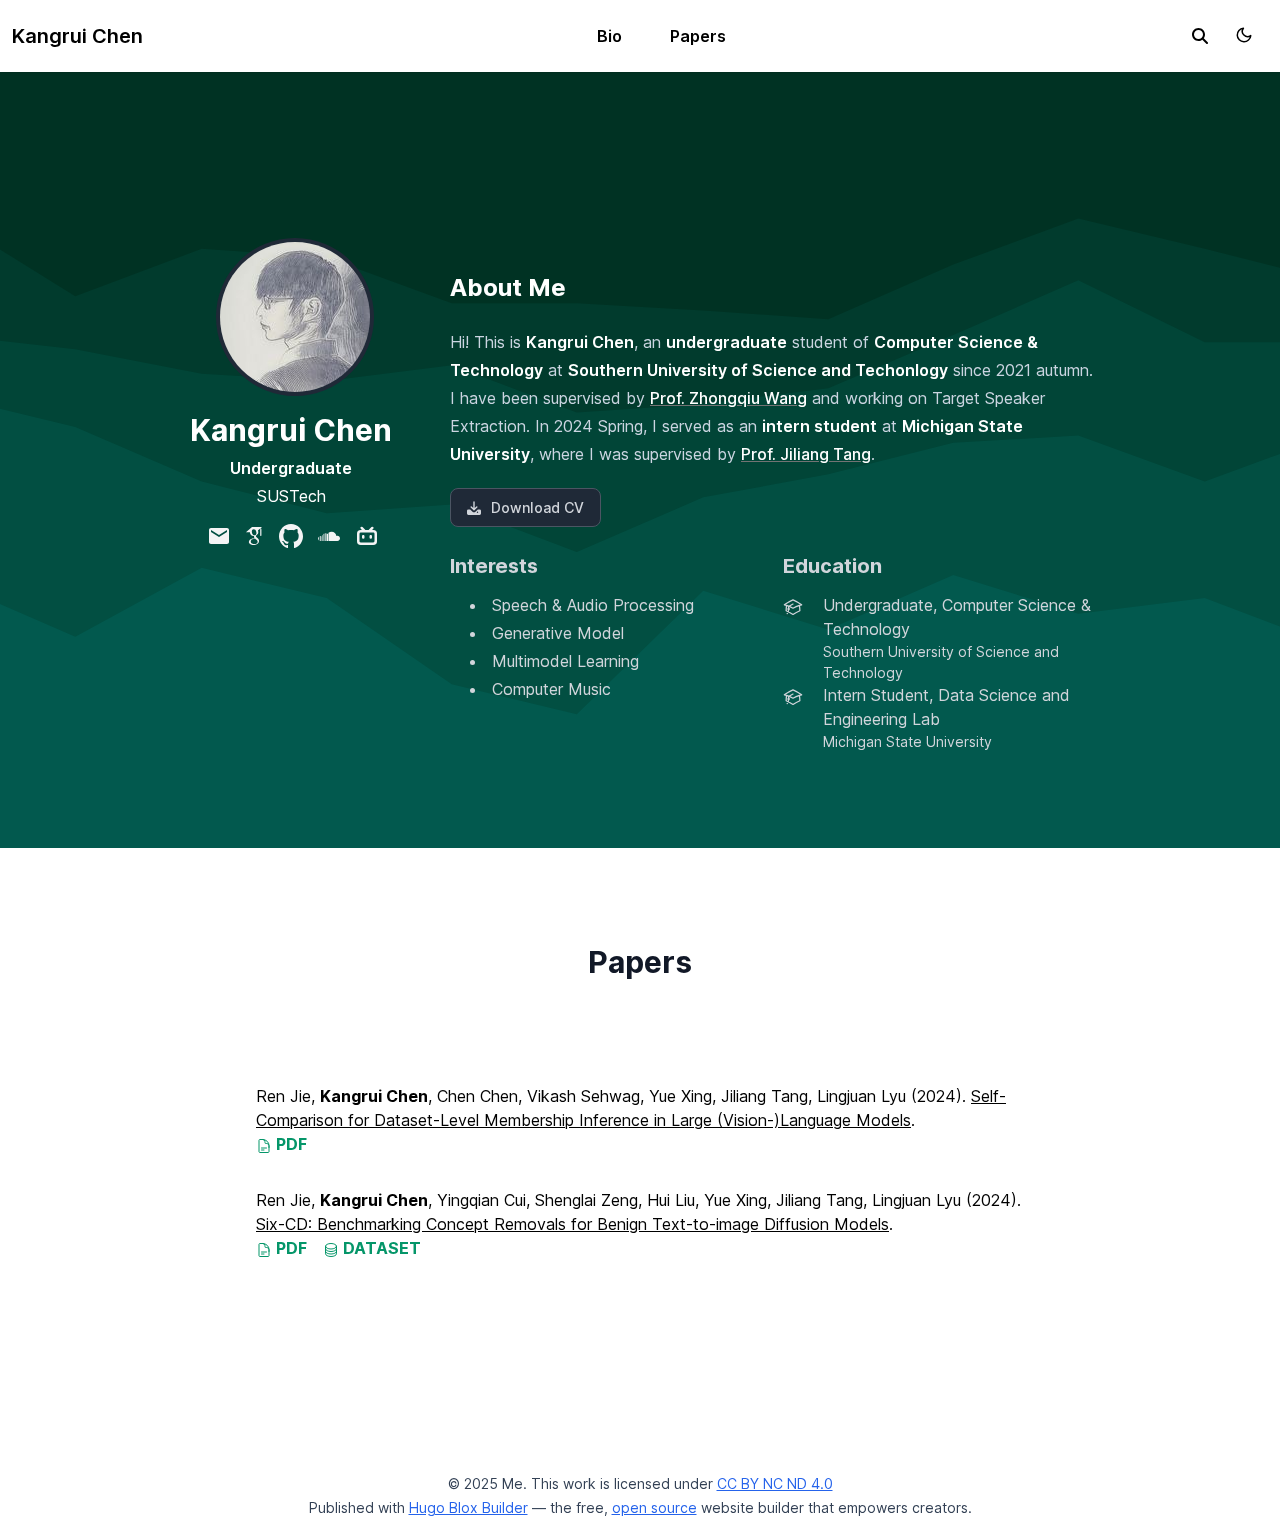
<file: index.html>
<!doctype html>
<!-- This site was created with Hugo Blox. https://hugoblox.com -->
<!-- Last Published: April 10, 2025 --><html lang="en-us" dir="ltr"
      data-wc-theme-default="system">
  
<head>
  <meta charset="utf-8" />
  <meta name="viewport" content="width=device-width, initial-scale=1" />
  <meta http-equiv="X-UA-Compatible" content="IE=edge" />
  <meta name="generator" content="Hugo Blox Builder 0.3.1" />

  
  












  
  
  
  
  
    
    
    
  
  

  <meta name="author" content="Kangrui Chen" />

  
  
  
    
  
  <meta name="description" content="The highly-customizable Hugo Academic theme powered by Hugo Blox Builder. Easily create your personal academic website." />

  
  <link rel="alternate" hreflang="en-us" href="https://artanisax.github.io/" />

  
  
  
  
    
    <link rel="stylesheet" href="/css/themes/emerald.min.css" />
  

  
  
    
    <link href="/dist/wc.min.css" rel="stylesheet" />
  

  
  
  

  

  <script>
     
    window.hbb = {
       defaultTheme: document.documentElement.dataset.wcThemeDefault,
       setDarkTheme: () => {
        document.documentElement.classList.add("dark");
        document.documentElement.style.colorScheme = "dark";
      },
       setLightTheme: () => {
        document.documentElement.classList.remove("dark");
        document.documentElement.style.colorScheme = "light";
      }
    }

    console.debug(`Default Hugo Blox Builder theme is ${window.hbb.defaultTheme}`);

    if ("wc-color-theme" in localStorage) {
      localStorage.getItem("wc-color-theme") === "dark" ? window.hbb.setDarkTheme() : window.hbb.setLightTheme();
    } else {
      window.hbb.defaultTheme === "dark" ? window.hbb.setDarkTheme() : window.hbb.setLightTheme();
      if (window.hbb.defaultTheme === "system") {
        window.matchMedia("(prefers-color-scheme: dark)").matches ? window.hbb.setDarkTheme() : window.hbb.setLightTheme();
      }
    }
  </script>

  <script>
    
    document.addEventListener('DOMContentLoaded', function () {
      
      let checkboxes = document.querySelectorAll('li input[type=\'checkbox\'][disabled]');
      checkboxes.forEach(e => {
        e.parentElement.parentElement.classList.add('task-list');
      });

      
      const liNodes = document.querySelectorAll('.task-list li');
      liNodes.forEach(nodes => {
        let textNodes = Array.from(nodes.childNodes).filter(node => node.nodeType === 3 && node.textContent.trim().length > 1);
        if (textNodes.length > 0) {
          const span = document.createElement('label');
          textNodes[0].after(span);  
          span.appendChild(nodes.querySelector('input[type=\'checkbox\']'));
          span.appendChild(textNodes[0]);
        }
      });
    });
  </script>

  
  
  




































  
  
    <link rel="alternate" href="/index.xml" type="application/rss+xml" title="Kangrui Chen" />
  

  
  <link rel="icon" type="image/png" href="/media/icon_hu3247630877640252165.png" />
  <link rel="apple-touch-icon" type="image/png" href="/media/icon_hu4166356570829923896.png" />

  <link rel="canonical" href="https://artanisax.github.io/" />

  
  
  
  
  
  
  
  
    
    
  
  

  
  
    
    
  
  <meta property="twitter:card" content="summary" />
  
    <meta property="twitter:site" content="@GetResearchDev" />
    <meta property="twitter:creator" content="@GetResearchDev" />
  
  <meta property="og:site_name" content="Kangrui Chen" />
  <meta property="og:url" content="https://artanisax.github.io/" />
  <meta property="og:title" content="Kangrui Chen" />
  <meta property="og:description" content="The highly-customizable Hugo Academic theme powered by Hugo Blox Builder. Easily create your personal academic website." /><meta property="og:image" content="https://artanisax.github.io/media/icon_hu7729264130191091259.png" />
    <meta property="twitter:image" content="https://artanisax.github.io/media/icon_hu7729264130191091259.png" /><meta property="og:locale" content="en-us" />
  
    
      <meta property="og:updated_time" content="2022-10-24T00:00:00&#43;00:00" />
    
  

  

<script type="application/ld+json">
{
  "@context": "https://schema.org",
  "@type": "WebSite","url": "https://artanisax.github.io/"
}
</script>


  


  <title>Kangrui Chen</title>

  
  
  
  
  
    
    
  
  
  <style>
    @font-face {
      font-family: 'Inter var';
      font-style: normal;
      font-weight: 100 900;
      font-display: swap;
      src: url(/dist/font/Inter.var.woff2) format(woff2);
    }
  </style>

  

  
  


  
  
  
  
  
  
  
  
  
  
  
  
  
  
  
  
  
  
  
  
  
  
  
  
  
  
  
    
      
      
        
        
          
        
          
        
          
        
          
        
          
        
        
        
      
    
  
  
  
  
  
  
  
  
  
  
  
  
  
  
  
  
  
    
      
      
        
        
          
        
          
        
          
        
          
        
          
        
        
        
      
    
      
      
        
        
          
        
          
        
          
        
          
        
          
        
        
        
      
    
      
      
        
        
          
        
          
        
          
        
          
        
          
        
        
        
      
    
      
      
        
        
          
        
          
        
          
        
          
        
          
        
        
        
      
    
  
  
  
  
  
  
    
      
      
        
        
          
        
          
        
          
        
          
        
          
        
        
        
      
    
  
  
    
      
      
        
        
          
        
          
        
          
        
          
        
          
        
        
        
      
    
      
      
        
        
          
        
          
        
          
        
          
        
          
        
        
        
      
    
      
      
    
  







<link type="text/css" rel="stylesheet" href="/dist/pagefind/pagefind-ui.be766eb419317a14ec769d216e9779bfe8f3737c80e780f4ba0dafb57a41a482.css" integrity="sha256-vnZutBkxehTsdp0hbpd5v&#43;jzc3yA54D0ug2vtXpBpII=" />


<script src="/dist/pagefind/pagefind-ui.87693d7c6f2b3b347ce359d0ede762c033419f0a32b22ce508c335a81d841f1b.js" integrity="sha256-h2k9fG8rOzR841nQ7ediwDNBnwoysizlCMM1qB2EHxs="></script>


<script>window.hbb.pagefind = {"baseUrl":"/"};</script>

<style>
  html.dark {
    --pagefind-ui-primary: #eeeeee;
    --pagefind-ui-text: #eeeeee;
    --pagefind-ui-background: #152028;
    --pagefind-ui-border: #152028;
    --pagefind-ui-tag: #152028;
  }
</style>

<script>
  window.addEventListener('DOMContentLoaded', (event) => {
    new PagefindUI({
      element: "#search",
      showSubResults: true,
      baseUrl: window.hbb.pagefind.baseUrl,
      bundlePath: window.hbb.pagefind.baseUrl + "pagefind/",
    });
  });
  document.addEventListener('DOMContentLoaded', () => {
    let element = document.getElementById('search');
    let trigger = document.getElementById('search_toggle');

    if (trigger) {
      trigger.addEventListener('click', () => {
        element.classList.toggle('hidden');
        element.querySelector("input").value = ""
        element.querySelector("input").focus()

        if (!element.classList.contains('hidden')) {
          let clear_trigger = document.querySelector('.pagefind-ui__search-clear');

          if (clear_trigger && !clear_trigger.hasAttribute('listenerOnClick')) {
            clear_trigger.setAttribute('listenerOnClick', 'true');

            clear_trigger.addEventListener('click', () => {
              element.classList.toggle('hidden');
            });
          }
        }

      });
    }
  });
</script>















  
  
  
  
  
  
  
  <script
    defer
    src="/js/hugo-blox-en.min.8c8ea06bd0420f5067e52fa727b9f92303757322ba4431774153d59a9735eadb.js"
    integrity="sha256-jI6ga9BCD1Bn5S&#43;nJ7n5IwN1cyK6RDF3QVPVmpc16ts="
  ></script>

  
  








  
    
      
      <script async defer src="https://buttons.github.io/buttons.js"></script>

      
    
  




</head>

  <body class="dark:bg-hb-dark dark:text-white page-wrapper" id="top">
    <div id="page-bg"></div>
    <div class="page-header sticky top-0 z-30">
      
      
      
        
        
        
          <header id="site-header" class="header">
  <nav class="navbar px-3 flex justify-left">
    <div class="order-0 h-100">
      
      <a class="navbar-brand" href="/" title="Kangrui Chen">
        Kangrui Chen
      </a>
    </div>
    
    <input id="nav-toggle" type="checkbox" class="hidden" />
    <label
      for="nav-toggle"
      class="order-3 cursor-pointer flex items-center lg:hidden text-dark dark:text-white lg:order-1">
      <svg id="show-button" class="h-6 fill-current block" viewBox="0 0 20 20">
        <title>Open Menu</title>
        <path d="M0 3h20v2H0V3z m0 6h20v2H0V9z m0 6h20v2H0V0z"></path>
      </svg>
      <svg id="hide-button" class="h-6 fill-current hidden" viewBox="0 0 20 20">
        <title>Close Menu</title>
        <polygon
          points="11 9 22 9 22 11 11 11 11 22 9 22 9 11 -2 11 -2 9 9 9 9 -2 11 -2"
          transform="rotate(45 10 10)"></polygon>
      </svg>
    </label>
    

    
    
    <ul
      id="nav-menu"
      class="navbar-nav order-3 hidden lg:flex w-full pb-6 lg:order-1 lg:w-auto lg:space-x-2 lg:pb-0 xl:space-x-8 justify-left
      ">
      
      
      
      
      
      
      <li class="nav-item">
        <a
          class="nav-link active"
          
          href="/"
        >Bio</a
        >
      </li>
      
      
      
      
      
      
      <li class="nav-item">
        <a
          class="nav-link "
          
          href="/#papers"
        >Papers</a
        >
      </li>
      
      
      
    </ul>

    <div class="order-1 ml-auto flex items-center md:order-2 lg:ml-0">

      
      
      
      <button
        aria-label="search"
        class="text-black hover:text-primary  inline-block px-3 text-xl dark:text-white"
        id="search_toggle">
        <svg xmlns="http://www.w3.org/2000/svg" height="16" width="16" viewBox="0 0 512 512" fill="currentColor"><path d="M416 208c0 45.9-14.9 88.3-40 122.7L502.6 457.4c12.5 12.5 12.5 32.8 0 45.3s-32.8 12.5-45.3 0L330.7 376c-34.4 25.2-76.8 40-122.7 40C93.1 416 0 322.9 0 208S93.1 0 208 0S416 93.1 416 208zM208 352a144 144 0 1 0 0-288 144 144 0 1 0 0 288z"/></svg>
      </button>
      

      
      
      <div class="px-3 text-black hover:text-primary-700 dark:text-white dark:hover:text-primary-300
            [&.active]:font-bold [&.active]:text-black/90 dark:[&.active]:text-white">
        <button class="theme-toggle mt-1" accesskey="t" title="appearance">
          <svg id="moon" xmlns="http://www.w3.org/2000/svg" width="24" height="18" viewBox="0 0 24 24"
               fill="none" stroke="currentColor" stroke-width="2" stroke-linecap="round"
               stroke-linejoin="round" class="dark:hidden">
            <path d="M21 12.79A9 9 0 1 1 11.21 3 7 7 0 0 0 21 12.79z"></path>
          </svg>
          <svg id="sun" xmlns="http://www.w3.org/2000/svg" width="24" height="18" viewBox="0 0 24 24"
               fill="none" stroke="currentColor" stroke-width="2" stroke-linecap="round"
               stroke-linejoin="round" class=" dark:block [&:not(dark)]:hidden">
            <circle cx="12" cy="12" r="5"></circle>
            <line x1="12" y1="1" x2="12" y2="3"></line>
            <line x1="12" y1="21" x2="12" y2="23"></line>
            <line x1="4.22" y1="4.22" x2="5.64" y2="5.64"></line>
            <line x1="18.36" y1="18.36" x2="19.78" y2="19.78"></line>
            <line x1="1" y1="12" x2="3" y2="12"></line>
            <line x1="21" y1="12" x2="23" y2="12"></line>
            <line x1="4.22" y1="19.78" x2="5.64" y2="18.36"></line>
            <line x1="18.36" y1="5.64" x2="19.78" y2="4.22"></line>
          </svg>
        </button>
      </div>
      

      
      

      
      
    </div>
  </nav>
</header>


<div id="search" class="hidden p-3"></div>


        
      
    </div>
    <div class="page-body ">
      

  
  
    








  

  

  

  

  


















  









  
  
  
    
    
    
  
  
    
    
  
  
    
    
  



  



  
    
    
    
  





























<section id="section-resume-biography-3" class="relative hbb-section blox-resume-biography-3  dark" style="padding: 6rem 0 6rem 0;" >
 <div class="home-section-bg  bg-image" style="background-color: black;background-image: url(&#39;https://artanisax.github.io/media/stacked-peaks.svg&#39;);background-size: cover;background-position: center;filter: brightness(1);">
   
 </div>
  

  

    

















<div class="resume-biography px-3 flex flex-col md:flex-row justify-center gap-12">
  <div class="flex-none m-w-[130px] mx-auto md:mx-0">

  
  

  <div id="profile" class="flex justify-center items-center flex-col">
    

    <div class="avatar-wrapper mt-10">
      
      <img class="avatar rounded-full bg-white dark:bg-gray-800 p-1" src="/author/kangrui-chen/avatar_hu3978028559036754418.jpg" alt="Kangrui Chen"
           width="150" height="150">
      
    </div>
    

    <div class="portrait-title dark:text-white">

      <div class="text-3xl font-bold mb-2 mt-6">Kangrui Chen</div>

      <h3 class="font-semibold mb-1">Undergraduate</h3>

      
      <div class="mb-2">
        <a href="https://www.sustech.edu.cn/en/" target="_blank" rel="noopener">
        <div>SUSTech</div>
        </a>
      </div>
      
    </div>

    <ul class="network-icon dark:text-zinc-100">
      
      
      
      
        
      
      
      
      
      
      <li>
        <a href="mailto:harrychen.kr@foxmail.com"  aria-label="ic--baseline-email"
            data-toggle="tooltip" data-placement="top" title="harrychen.kr@foxmail.com">
          <svg style="height: 1.5rem;" xmlns="http://www.w3.org/2000/svg" width="2rem" height="2rem" viewBox="0 0 24 24"><path fill="currentColor" d="M20 4H4c-1.1 0-1.99.9-1.99 2L2 18c0 1.1.9 2 2 2h16c1.1 0 2-.9 2-2V6c0-1.1-.9-2-2-2m0 4l-8 5l-8-5V6l8 5l8-5z"/></svg>
        </a>
      </li>
      
      
      
      
        
      
      
      
      
      
        
      
      <li>
        <a href="https://scholar.google.com/citations?user=iJHCqX0AAAAJ" target="_blank" rel="noopener" aria-label="academicons/google-scholar"
           >
          <svg style="height: 1.5rem;" xmlns="http://www.w3.org/2000/svg" viewBox="0 0 512 512"><path fill="currentColor" d="M343.759 106.662V79.43L363.524 64h-213.89L20.476 176.274h85.656a82.339 82.339 0 0 0-.219 6.225c0 20.845 7.22 38.087 21.672 51.861c14.453 13.797 32.252 20.648 53.327 20.648c4.923 0 9.75-.368 14.438-1.024c-2.907 6.5-4.374 12.523-4.374 18.142c0 9.875 4.499 20.43 13.467 31.642c-39.234 2.67-68.061 9.732-86.437 21.163c-10.531 6.5-19 14.704-25.39 24.531c-6.391 9.9-9.578 20.515-9.578 31.962c0 9.648 2.062 18.336 6.219 26.062c4.156 7.726 9.578 14.07 16.312 18.984c6.718 4.968 14.469 9.101 23.219 12.469c8.734 3.344 17.406 5.718 26.061 7.062A167.052 167.052 0 0 0 180.555 448c13.469 0 26.953-1.734 40.547-5.187c13.562-3.485 26.28-8.642 38.171-15.493c11.86-6.805 21.515-16.086 28.922-27.718c7.39-11.68 11.094-24.805 11.094-39.336c0-11.016-2.25-21.039-6.75-30.14c-4.468-9.073-9.938-16.542-16.452-22.345c-6.501-5.813-13-11.155-19.516-15.968c-6.5-4.845-12-9.75-16.468-14.813c-4.485-5.046-6.735-10.054-6.735-14.984c0-4.921 1.734-9.672 5.216-14.265c3.455-4.61 7.674-9.048 12.61-13.306c4.937-4.25 9.875-8.968 14.796-14.133c4.922-5.147 9.141-11.827 12.61-20.008c3.485-8.18 5.203-17.445 5.203-27.757c0-13.453-2.547-24.46-7.547-33.314c-.594-1.022-1.218-1.803-1.875-3.022l56.907-46.672v17.119c-7.393.93-6.624 5.345-6.624 10.635V245.96c0 5.958 4.875 10.834 10.834 10.834h3.989c5.958 0 10.833-4.875 10.833-10.834V117.293c0-5.277.778-9.688-6.561-10.63zm-107.36 222.48c1.14.75 3.704 2.78 7.718 6.038c4.05 3.243 6.797 5.695 8.266 7.414a443.553 443.553 0 0 1 6.376 7.547c2.813 3.375 4.718 6.304 5.718 8.734c1 2.477 2.016 5.461 3.047 8.946a38.27 38.27 0 0 1 1.485 10.562c0 17.048-6.564 29.68-19.656 37.859c-13.125 8.18-28.767 12.274-46.938 12.274c-9.187 0-18.203-1.093-27.063-3.196c-8.843-2.116-17.311-5.336-25.39-9.601c-8.078-4.258-14.577-10.204-19.5-17.797c-4.938-7.64-7.407-16.415-7.407-26.25c0-10.32 2.797-19.29 8.422-26.906c5.594-7.625 12.938-13.391 22.032-17.315c9.063-3.946 18.25-6.742 27.562-8.398a157.865 157.865 0 0 1 28.438-2.555c4.47 0 7.936.25 10.405.696c.455.219 3.032 2.07 7.735 5.563c4.704 3.462 7.625 5.595 8.75 6.384zm-3.359-100.579c-7.406 8.86-17.734 13.288-30.953 13.288c-11.86 0-22.298-4.764-31.266-14.312c-9-9.523-15.422-20.328-19.344-32.43c-3.937-12.109-5.906-23.984-5.906-35.648c0-13.694 3.596-25.352 10.781-34.976c7.187-9.65 17.5-14.485 30.938-14.485c11.875 0 22.374 5.038 31.437 15.157c9.094 10.085 15.61 21.413 19.517 33.968c3.922 12.54 5.873 24.53 5.873 35.984c0 13.446-3.702 24.61-11.076 33.454z"/></svg>
        </a>
      </li>
      
      
      
      
        
      
      
      
      
      
        
      
      <li>
        <a href="https://github.com/Artanisax" target="_blank" rel="noopener" aria-label="brands/github"
           >
          <svg style="height: 1.5rem;" fill="currentColor" viewBox="3 3 18 18"><path d="M12 3C7.0275 3 3 7.12937 3 12.2276C3 16.3109 5.57625 19.7597 9.15374 20.9824C9.60374 21.0631 9.77249 20.7863 9.77249 20.5441C9.77249 20.3249 9.76125 19.5982 9.76125 18.8254C7.5 19.2522 6.915 18.2602 6.735 17.7412C6.63375 17.4759 6.19499 16.6569 5.8125 16.4378C5.4975 16.2647 5.0475 15.838 5.80124 15.8264C6.51 15.8149 7.01625 16.4954 7.18499 16.7723C7.99499 18.1679 9.28875 17.7758 9.80625 17.5335C9.885 16.9337 10.1212 16.53 10.38 16.2993C8.3775 16.0687 6.285 15.2728 6.285 11.7432C6.285 10.7397 6.63375 9.9092 7.20749 9.26326C7.1175 9.03257 6.8025 8.08674 7.2975 6.81794C7.2975 6.81794 8.05125 6.57571 9.77249 7.76377C10.4925 7.55615 11.2575 7.45234 12.0225 7.45234C12.7875 7.45234 13.5525 7.55615 14.2725 7.76377C15.9937 6.56418 16.7475 6.81794 16.7475 6.81794C17.2424 8.08674 16.9275 9.03257 16.8375 9.26326C17.4113 9.9092 17.76 10.7281 17.76 11.7432C17.76 15.2843 15.6563 16.0687 13.6537 16.2993C13.98 16.5877 14.2613 17.1414 14.2613 18.0065C14.2613 19.2407 14.25 20.2326 14.25 20.5441C14.25 20.7863 14.4188 21.0746 14.8688 20.9824C16.6554 20.364 18.2079 19.1866 19.3078 17.6162C20.4077 16.0457 20.9995 14.1611 21 12.2276C21 7.12937 16.9725 3 12 3Z"></path></svg>
        </a>
      </li>
      
      
      
      
        
      
      
      
      
      
        
      
      <li>
        <a href="https://soundcloud.com/artanisax" target="_blank" rel="noopener" aria-label="mdi--soundcloud"
           >
          <svg style="height: 1.5rem;" xmlns="http://www.w3.org/2000/svg" width="2rem" height="2rem" viewBox="0 0 24 24"><path fill="currentColor" d="M11.56 8.87V17h8.76c1.85-.13 2.68-1.27 2.68-2.67c0-1.48-1.12-2.67-2.62-2.67c-.38 0-.7.08-1.03.22c-.24-2.34-2.23-4.17-4.68-4.17c-1.17 0-2.28.44-3.11 1.16m-.88 1.02c-.3-.18-.62-.32-.97-.39V17h1.39V9.34c-.15.16-.29.36-.42.55m-2.35-.54V17h.92V9.38c-.19-.03-.38-.04-.58-.04c-.12 0-.23 0-.34.01M6.5 10v7h.91V9.54c-.33.11-.64.27-.91.46m-1.67 2.5c-.06 0-.12-.06-.19-.09V17h.92v-6.14c-.37.48-.62 1.05-.73 1.64m-2.04-.28v4.69c.21.06.45.09.71.09h.22v-4.86c-.08-.01-.16-.02-.22-.02c-.26 0-.5.04-.71.1M1 14.56c0 .75.34 1.41.87 1.86v-3.71c-.53.44-.87 1.11-.87 1.85"/></svg>
        </a>
      </li>
      
      
      
      
        
      
      
      
      
      
        
      
      <li>
        <a href="https://space.bilibili.com/155108168" target="_blank" rel="noopener" aria-label="ri--bilibili-fill"
           >
          <svg style="height: 1.5rem;" xmlns="http://www.w3.org/2000/svg" width="24" height="24" viewBox="0 0 24 24"><path fill="currentColor" d="M18.223 3.086a1.25 1.25 0 0 1 0 1.768L17.08 5.996h1.17A3.75 3.75 0 0 1 22 9.747v7.5a3.75 3.75 0 0 1-3.75 3.75H5.75A3.75 3.75 0 0 1 2 17.247v-7.5a3.75 3.75 0 0 1 3.75-3.75h1.166L5.775 4.855a1.25 1.25 0 0 1 1.767-1.768l2.652 2.652q.119.119.198.257h3.213q.08-.14.199-.258l2.651-2.652a1.25 1.25 0 0 1 1.768 0m.027 5.42H5.75a1.25 1.25 0 0 0-1.247 1.157l-.003.094v7.5c0 .659.51 1.198 1.157 1.246l.093.004h12.5a1.25 1.25 0 0 0 1.247-1.157l.003-.093v-7.5c0-.69-.56-1.25-1.25-1.25m-10 2.5c.69 0 1.25.56 1.25 1.25v1.25a1.25 1.25 0 1 1-2.5 0v-1.25c0-.69.56-1.25 1.25-1.25m7.5 0c.69 0 1.25.56 1.25 1.25v1.25a1.25 1.25 0 1 1-2.5 0v-1.25c0-.69.56-1.25 1.25-1.25"/></svg>
        </a>
      </li>
      
    </ul>
  </div>
  </div>

  <div class="flex-auto max-w-prose md:mt-12">
    
    <div class="pt-2 justify-content-center prose prose-slate dark:prose-invert">
      <div class="bio-text" >
        <h2 id="about-me">About Me</h2>
<p>Hi! This is <strong>Kangrui Chen</strong>, an <strong>undergraduate</strong> student of <strong>Computer Science &amp; Technology</strong> at <strong>Southern University of Science and Techonlogy</strong> since 2021 autumn. I have been supervised by <a href="https://zqwang7.github.io/" target="_blank" rel="noopener">Prof. Zhongqiu Wang</a> and working on Target Speaker Extraction. In 2024 Spring, I served as an <strong>intern student</strong> at <strong>Michigan State University</strong>, where I was supervised by <a href="https://cse.msu.edu/~tangjili/" target="_blank" rel="noopener">Prof. Jiliang Tang</a>.</p>

      </div>
    </div>
    

    
    <a href="uploads/CV_Kangrui_Chen.pdf" target="_blank" class="inline-flex items-center px-4 py-2 text-sm font-medium text-gray-900 bg-white border border-gray-200 rounded-lg hover:bg-gray-100 hover:text-primary-700 focus:z-10 focus:ring-4 focus:outline-none focus:ring-gray-200 focus:text-primary-700 dark:bg-gray-800 dark:text-gray-300 dark:border-gray-600 dark:hover:text-white dark:hover:bg-gray-700 dark:focus:ring-gray-700"><svg class="w-3.5 h-3.5 me-2.5" aria-hidden="true" xmlns="http://www.w3.org/2000/svg" fill="currentColor" viewBox="0 0 20 20">
      <path d="M14.707 7.793a1 1 0 0 0-1.414 0L11 10.086V1.5a1 1 0 0 0-2 0v8.586L6.707 7.793a1 1 0 1 0-1.414 1.414l4 4a1 1 0 0 0 1.416 0l4-4a1 1 0 0 0-.002-1.414Z"/>
      <path d="M18 12h-2.55l-2.975 2.975a3.5 3.5 0 0 1-4.95 0L4.55 12H2a2 2 0 0 0-2 2v4a2 2 0 0 0 2 2h16a2 2 0 0 0 2-2v-4a2 2 0 0 0-2-2Zm-3 5a1 1 0 1 1 0-2 1 1 0 0 1 0 2Z"/>
    </svg> Download CV</a>
    




  <div class="grid grid-cols-1 md:grid-cols-2 gap-4 justify-between mt-6 dark:text-gray-300">

    
    <div class="">
      <div class="section-subheading mb-3">Interests</div>
      <ul class="list-disc list-inside space-y-1 pl-5">
        
        <li>
          Speech &amp; Audio Processing
        </li>
        
        <li>
          Generative Model
        </li>
        
        <li>
          Multimodel Learning
        </li>
        
        <li>
          Computer Music
        </li>
        
      </ul>
    </div>
    

    
    <div class="">
      <div class="section-subheading mb-3">Education</div>
      <ul class="">
        
        <li class="flex items-start gap-3">
          <svg style="" class='flex-shrink-0 w-5 h-5 me-2 mt-1' xmlns="http://www.w3.org/2000/svg" viewBox="0 0 24 24"><path fill="none" stroke="currentColor" stroke-linecap="round" stroke-linejoin="round" stroke-width="1.5" d="M4.26 10.147a60.436 60.436 0 0 0-.491 6.347A48.627 48.627 0 0 1 12 20.904a48.627 48.627 0 0 1 8.232-4.41a60.46 60.46 0 0 0-.491-6.347m-15.482 0a50.57 50.57 0 0 0-2.658-.813A59.905 59.905 0 0 1 12 3.493a59.902 59.902 0 0 1 10.399 5.84a51.39 51.39 0 0 0-2.658.814m-15.482 0A50.697 50.697 0 0 1 12 13.489a50.702 50.702 0 0 1 7.74-3.342M6.75 15a.75.75 0 1 0 0-1.5a.75.75 0 0 0 0 1.5m0 0v-3.675A55.378 55.378 0 0 1 12 8.443m-7.007 11.55A5.981 5.981 0 0 0 6.75 15.75v-1.5"/></svg>
          <div class="description">
            <p class="course">Undergraduate, Computer Science &amp; Technology</p>
            <p class="text-sm">Southern University of Science and Technology</p>
          </div>
        </li>
        
        <li class="flex items-start gap-3">
          <svg style="" class='flex-shrink-0 w-5 h-5 me-2 mt-1' xmlns="http://www.w3.org/2000/svg" viewBox="0 0 24 24"><path fill="none" stroke="currentColor" stroke-linecap="round" stroke-linejoin="round" stroke-width="1.5" d="M4.26 10.147a60.436 60.436 0 0 0-.491 6.347A48.627 48.627 0 0 1 12 20.904a48.627 48.627 0 0 1 8.232-4.41a60.46 60.46 0 0 0-.491-6.347m-15.482 0a50.57 50.57 0 0 0-2.658-.813A59.905 59.905 0 0 1 12 3.493a59.902 59.902 0 0 1 10.399 5.84a51.39 51.39 0 0 0-2.658.814m-15.482 0A50.697 50.697 0 0 1 12 13.489a50.702 50.702 0 0 1 7.74-3.342M6.75 15a.75.75 0 1 0 0-1.5a.75.75 0 0 0 0 1.5m0 0v-3.675A55.378 55.378 0 0 1 12 8.443m-7.007 11.55A5.981 5.981 0 0 0 6.75 15.75v-1.5"/></svg>
          <div class="description">
            <p class="course">Intern Student, Data Science and Engineering Lab</p>
            <p class="text-sm">Michigan State University</p>
          </div>
        </li>
        
      </ul>
    </div>
    

  </div>

</div>
</div>


  

  
</section>

  

  
  
    








  

  

  

  

  






























  
    
    
    
  





























<section id="papers" class="relative hbb-section blox-collection  " style="padding: 6rem 0 6rem 0;" >
 <div class="home-section-bg " >
   
 </div>
  

  

    











  









  
  
  
  
  






















  





<div class="flex flex-col items-center max-w-prose mx-auto gap-3 justify-center px-6 md:px-0">

  <div class="mb-6 text-3xl font-bold text-gray-900 dark:text-white">
    Papers
  </div>

  
</div>


<div class="flex flex-col items-center px-6">

  
  
<div class="mt-16 sm:mt-20 container max-w-3xl w-full">
  <div class="flex flex-col space-y-3">


  
    


<div class="pub-list-item view-citation" style="margin-bottom: 1rem">
  <i class="far fa-file-alt pub-icon" aria-hidden="true"></i>

  
  

  <span class="article-metadata li-cite-author">
    

  <span >
      Ren Jie</span>, <span class="font-bold">
      Kangrui Chen</span>, <span >
      Chen Chen</span>, <span >
      Vikash Sehwag</span>, <span >
      Yue Xing</span>, <span >
      Jiliang Tang</span>, <span >
      Lingjuan Lyu</span>
  </span>
  (2024).
  <a href="/publication/smi/" class="underline">Self-Comparison for Dataset-Level Membership Inference in Large (Vision-)Language Models</a>.
  

  
  <div class="flex flex-wrap space-x-3">
    








  
    
  



<a class="hb-attachment-link hb-attachment-small" href="https://arxiv.org/abs/2410.13088" target="_blank" rel="noopener">
  <svg style="height: 1em" class='inline-block' xmlns="http://www.w3.org/2000/svg" viewBox="0 0 24 24"><path fill="none" stroke="currentColor" stroke-linecap="round" stroke-linejoin="round" stroke-width="1.5" d="M19.5 14.25v-2.625a3.375 3.375 0 0 0-3.375-3.375h-1.5A1.125 1.125 0 0 1 13.5 7.125v-1.5a3.375 3.375 0 0 0-3.375-3.375H8.25m0 12.75h7.5m-7.5 3H12M10.5 2.25H5.625c-.621 0-1.125.504-1.125 1.125v17.25c0 .621.504 1.125 1.125 1.125h12.75c.621 0 1.125-.504 1.125-1.125V11.25a9 9 0 0 0-9-9"/></svg>
  PDF
</a>







  
    
  




  






  </div>
  

  
  
</div>

  
    


<div class="pub-list-item view-citation" style="margin-bottom: 1rem">
  <i class="far fa-file-alt pub-icon" aria-hidden="true"></i>

  
  

  <span class="article-metadata li-cite-author">
    

  <span >
      Ren Jie</span>, <span class="font-bold">
      Kangrui Chen</span>, <span >
      Yingqian Cui</span>, <span >
      Shenglai Zeng</span>, <span >
      Hui Liu</span>, <span >
      Yue Xing</span>, <span >
      Jiliang Tang</span>, <span >
      Lingjuan Lyu</span>
  </span>
  (2024).
  <a href="/publication/six-cd/" class="underline">Six-CD: Benchmarking Concept Removals for Benign Text-to-image Diffusion Models</a>.
  

  
  <div class="flex flex-wrap space-x-3">
    








  
    
  



<a class="hb-attachment-link hb-attachment-small" href="https://arxiv.org/abs/2406.14855" target="_blank" rel="noopener">
  <svg style="height: 1em" class='inline-block' xmlns="http://www.w3.org/2000/svg" viewBox="0 0 24 24"><path fill="none" stroke="currentColor" stroke-linecap="round" stroke-linejoin="round" stroke-width="1.5" d="M19.5 14.25v-2.625a3.375 3.375 0 0 0-3.375-3.375h-1.5A1.125 1.125 0 0 1 13.5 7.125v-1.5a3.375 3.375 0 0 0-3.375-3.375H8.25m0 12.75h7.5m-7.5 3H12M10.5 2.25H5.625c-.621 0-1.125.504-1.125 1.125v17.25c0 .621.504 1.125 1.125 1.125h12.75c.621 0 1.125-.504 1.125-1.125V11.25a9 9 0 0 0-9-9"/></svg>
  PDF
</a>





  
  
    
  
<a class="hb-attachment-link hb-attachment-small" href="https://github.com/Artanisax/Six-CD" target="_blank" rel="noopener">
  <svg style="height: 1em" class='inline-block' xmlns="http://www.w3.org/2000/svg" viewBox="0 0 24 24"><path fill="none" stroke="currentColor" stroke-linecap="round" stroke-linejoin="round" stroke-width="1.5" d="M20.25 6.375c0 2.278-3.694 4.125-8.25 4.125S3.75 8.653 3.75 6.375m16.5 0c0-2.278-3.694-4.125-8.25-4.125S3.75 4.097 3.75 6.375m16.5 0v11.25c0 2.278-3.694 4.125-8.25 4.125s-8.25-1.847-8.25-4.125V6.375m16.5 0v3.75m-16.5-3.75v3.75m16.5 0v3.75C20.25 16.153 16.556 18 12 18s-8.25-1.847-8.25-4.125v-3.75m16.5 0c0 2.278-3.694 4.125-8.25 4.125s-8.25-1.847-8.25-4.125"/></svg>
  Dataset
</a>



  
    
  




  






  </div>
  

  
  
</div>

  

  </div>
</div>


</div>






  

  
</section>

  

  
  


    </div>
    <div class="page-footer">
      <footer class="container mx-auto flex flex-col justify-items-center text-sm leading-6 mt-24 mb-4 text-slate-700 dark:text-slate-200">

  












  
  
  
  
  














  
  
  

  
  
    
  
  
    
  

  

  
  <p class="powered-by text-center">
    © 2025 Me. This work is licensed under <a href="https://creativecommons.org/licenses/by-nc-nd/4.0" rel="noopener noreferrer" target="_blank">CC BY NC ND 4.0</a>
  </p>
  

  <p class="powered-by footer-license-icons">
    <a href="https://creativecommons.org/licenses/by-nc-nd/4.0" rel="noopener noreferrer" target="_blank" aria-label="Creative Commons">
      <i class="fab fa-creative-commons fa-2x" aria-hidden="true"></i>
      <i class="fab fa-creative-commons-by fa-2x" aria-hidden="true"></i>
      
        <i class="fab fa-creative-commons-nc fa-2x" aria-hidden="true"></i>
      
      
        <i class="fab fa-creative-commons-nd fa-2x" aria-hidden="true"></i>
      
    </a>
  </p>





  <p class="powered-by text-center">
    
    
    
      
      
      
      
      
      
      Published with <a href="https://hugoblox.com/?utm_campaign=poweredby" target="_blank" rel="noopener">Hugo Blox Builder</a> — the free, <a href="https://github.com/HugoBlox/hugo-blox-builder" target="_blank" rel="noopener">open source</a> website builder that empowers creators.
    
  </p>

</footer>

    </div>

    
    











  </body>
</html>
</file>
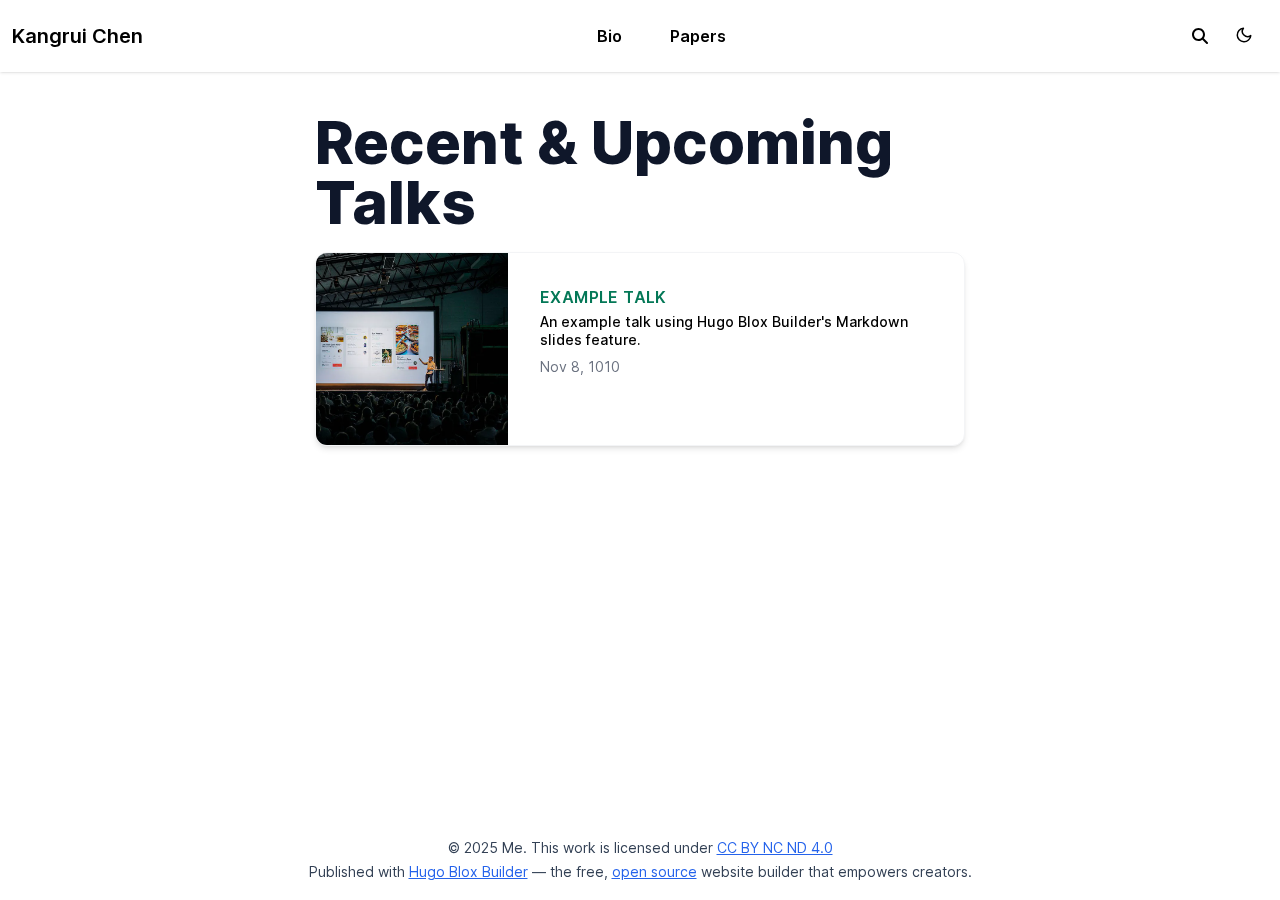
<file: event/index.html>
<!doctype html>
<!-- This site was created with Hugo Blox. https://hugoblox.com -->
<!-- Last Published: April 10, 2025 --><html lang="en-us" dir="ltr"
      data-wc-theme-default="system">
  
<head>
  <meta charset="utf-8" />
  <meta name="viewport" content="width=device-width, initial-scale=1" />
  <meta http-equiv="X-UA-Compatible" content="IE=edge" />
  <meta name="generator" content="Hugo Blox Builder 0.3.1" />

  
  












  
  
  
  
  
    
    
    
  
  

  <meta name="author" content="Kangrui Chen" />

  
  
  
    
  
  <meta name="description" content="The highly-customizable Hugo Academic theme powered by Hugo Blox Builder. Easily create your personal academic website." />

  
  <link rel="alternate" hreflang="en-us" href="https://artanisax.github.io/event/" />

  
  
  
  
    
    <link rel="stylesheet" href="/css/themes/emerald.min.css" />
  

  
  
    
    <link href="/dist/wc.min.css" rel="stylesheet" />
  

  
  
  

  

  <script>
     
    window.hbb = {
       defaultTheme: document.documentElement.dataset.wcThemeDefault,
       setDarkTheme: () => {
        document.documentElement.classList.add("dark");
        document.documentElement.style.colorScheme = "dark";
      },
       setLightTheme: () => {
        document.documentElement.classList.remove("dark");
        document.documentElement.style.colorScheme = "light";
      }
    }

    console.debug(`Default Hugo Blox Builder theme is ${window.hbb.defaultTheme}`);

    if ("wc-color-theme" in localStorage) {
      localStorage.getItem("wc-color-theme") === "dark" ? window.hbb.setDarkTheme() : window.hbb.setLightTheme();
    } else {
      window.hbb.defaultTheme === "dark" ? window.hbb.setDarkTheme() : window.hbb.setLightTheme();
      if (window.hbb.defaultTheme === "system") {
        window.matchMedia("(prefers-color-scheme: dark)").matches ? window.hbb.setDarkTheme() : window.hbb.setLightTheme();
      }
    }
  </script>

  <script>
    
    document.addEventListener('DOMContentLoaded', function () {
      
      let checkboxes = document.querySelectorAll('li input[type=\'checkbox\'][disabled]');
      checkboxes.forEach(e => {
        e.parentElement.parentElement.classList.add('task-list');
      });

      
      const liNodes = document.querySelectorAll('.task-list li');
      liNodes.forEach(nodes => {
        let textNodes = Array.from(nodes.childNodes).filter(node => node.nodeType === 3 && node.textContent.trim().length > 1);
        if (textNodes.length > 0) {
          const span = document.createElement('label');
          textNodes[0].after(span);  
          span.appendChild(nodes.querySelector('input[type=\'checkbox\']'));
          span.appendChild(textNodes[0]);
        }
      });
    });
  </script>

  
  
  




































  
  
    <link rel="alternate" href="/event/index.xml" type="application/rss+xml" title="Kangrui Chen" />
  

  
  <link rel="icon" type="image/png" href="/media/icon_hu3247630877640252165.png" />
  <link rel="apple-touch-icon" type="image/png" href="/media/icon_hu4166356570829923896.png" />

  <link rel="canonical" href="https://artanisax.github.io/event/" />

  
  
  
  
  
  
  
  
    
    
  
  

  
  
    
    
  
  <meta property="twitter:card" content="summary" />
  
    <meta property="twitter:site" content="@GetResearchDev" />
    <meta property="twitter:creator" content="@GetResearchDev" />
  
  <meta property="og:site_name" content="Kangrui Chen" />
  <meta property="og:url" content="https://artanisax.github.io/event/" />
  <meta property="og:title" content="Recent &amp; Upcoming Talks | Kangrui Chen" />
  <meta property="og:description" content="The highly-customizable Hugo Academic theme powered by Hugo Blox Builder. Easily create your personal academic website." /><meta property="og:image" content="https://artanisax.github.io/media/icon_hu7729264130191091259.png" />
    <meta property="twitter:image" content="https://artanisax.github.io/media/icon_hu7729264130191091259.png" /><meta property="og:locale" content="en-us" />
  
    
      <meta property="og:updated_time" content="2030-06-01T13:00:00&#43;00:00" />
    
  

  




  <title>Recent &amp; Upcoming Talks | Kangrui Chen</title>

  
  
  
  
  
    
    
  
  
  <style>
    @font-face {
      font-family: 'Inter var';
      font-style: normal;
      font-weight: 100 900;
      font-display: swap;
      src: url(/dist/font/Inter.var.woff2) format(woff2);
    }
  </style>

  

  
  


  
  
  
  
  
  
  
  
  
  
  
  
  
  
  
  
  
  
  
  
  
  
  
  
  
  
  
    
      
      
        
        
          
        
          
        
          
        
          
        
          
        
        
        
      
    
  
  
  
  
  
  
  
  
  
  
  
  
  
  
  
  
  
    
      
      
        
        
          
        
          
        
          
        
          
        
          
        
        
        
      
    
      
      
        
        
          
        
          
        
          
        
          
        
          
        
        
        
      
    
      
      
        
        
          
        
          
        
          
        
          
        
          
        
        
        
      
    
      
      
        
        
          
        
          
        
          
        
          
        
          
        
        
        
      
    
  
  
  
  
  
  
    
      
      
        
        
          
        
          
        
          
        
          
        
          
        
        
        
      
    
  
  
    
      
      
        
        
          
        
          
        
          
        
          
        
          
        
        
        
      
    
      
      
        
        
          
        
          
        
          
        
          
        
          
        
        
        
      
    
      
      
    
  







<link type="text/css" rel="stylesheet" href="/dist/pagefind/pagefind-ui.be766eb419317a14ec769d216e9779bfe8f3737c80e780f4ba0dafb57a41a482.css" integrity="sha256-vnZutBkxehTsdp0hbpd5v&#43;jzc3yA54D0ug2vtXpBpII=" />


<script src="/dist/pagefind/pagefind-ui.87693d7c6f2b3b347ce359d0ede762c033419f0a32b22ce508c335a81d841f1b.js" integrity="sha256-h2k9fG8rOzR841nQ7ediwDNBnwoysizlCMM1qB2EHxs="></script>


<script>window.hbb.pagefind = {"baseUrl":"/"};</script>

<style>
  html.dark {
    --pagefind-ui-primary: #eeeeee;
    --pagefind-ui-text: #eeeeee;
    --pagefind-ui-background: #152028;
    --pagefind-ui-border: #152028;
    --pagefind-ui-tag: #152028;
  }
</style>

<script>
  window.addEventListener('DOMContentLoaded', (event) => {
    new PagefindUI({
      element: "#search",
      showSubResults: true,
      baseUrl: window.hbb.pagefind.baseUrl,
      bundlePath: window.hbb.pagefind.baseUrl + "pagefind/",
    });
  });
  document.addEventListener('DOMContentLoaded', () => {
    let element = document.getElementById('search');
    let trigger = document.getElementById('search_toggle');

    if (trigger) {
      trigger.addEventListener('click', () => {
        element.classList.toggle('hidden');
        element.querySelector("input").value = ""
        element.querySelector("input").focus()

        if (!element.classList.contains('hidden')) {
          let clear_trigger = document.querySelector('.pagefind-ui__search-clear');

          if (clear_trigger && !clear_trigger.hasAttribute('listenerOnClick')) {
            clear_trigger.setAttribute('listenerOnClick', 'true');

            clear_trigger.addEventListener('click', () => {
              element.classList.toggle('hidden');
            });
          }
        }

      });
    }
  });
</script>















  
  
  
  
  
  
  
  <script
    defer
    src="/js/hugo-blox-en.min.8c8ea06bd0420f5067e52fa727b9f92303757322ba4431774153d59a9735eadb.js"
    integrity="sha256-jI6ga9BCD1Bn5S&#43;nJ7n5IwN1cyK6RDF3QVPVmpc16ts="
  ></script>

  
  








  
    
      
      <script async defer src="https://buttons.github.io/buttons.js"></script>

      
    
  




</head>

  <body class="dark:bg-hb-dark dark:text-white page-wrapper" id="top">
    <div id="page-bg"></div>
    <div class="page-header sticky top-0 z-30">
      
      
      
        
        
        
          <header id="site-header" class="header">
  <nav class="navbar px-3 flex justify-left">
    <div class="order-0 h-100">
      
      <a class="navbar-brand" href="/" title="Kangrui Chen">
        Kangrui Chen
      </a>
    </div>
    
    <input id="nav-toggle" type="checkbox" class="hidden" />
    <label
      for="nav-toggle"
      class="order-3 cursor-pointer flex items-center lg:hidden text-dark dark:text-white lg:order-1">
      <svg id="show-button" class="h-6 fill-current block" viewBox="0 0 20 20">
        <title>Open Menu</title>
        <path d="M0 3h20v2H0V3z m0 6h20v2H0V9z m0 6h20v2H0V0z"></path>
      </svg>
      <svg id="hide-button" class="h-6 fill-current hidden" viewBox="0 0 20 20">
        <title>Close Menu</title>
        <polygon
          points="11 9 22 9 22 11 11 11 11 22 9 22 9 11 -2 11 -2 9 9 9 9 -2 11 -2"
          transform="rotate(45 10 10)"></polygon>
      </svg>
    </label>
    

    
    
    <ul
      id="nav-menu"
      class="navbar-nav order-3 hidden lg:flex w-full pb-6 lg:order-1 lg:w-auto lg:space-x-2 lg:pb-0 xl:space-x-8 justify-left
      ">
      
      
      
      
      
      
      <li class="nav-item">
        <a
          class="nav-link "
          
          href="/"
        >Bio</a
        >
      </li>
      
      
      
      
      
      
      <li class="nav-item">
        <a
          class="nav-link "
          
          href="/#papers"
        >Papers</a
        >
      </li>
      
      
      
    </ul>

    <div class="order-1 ml-auto flex items-center md:order-2 lg:ml-0">

      
      
      
      <button
        aria-label="search"
        class="text-black hover:text-primary  inline-block px-3 text-xl dark:text-white"
        id="search_toggle">
        <svg xmlns="http://www.w3.org/2000/svg" height="16" width="16" viewBox="0 0 512 512" fill="currentColor"><path d="M416 208c0 45.9-14.9 88.3-40 122.7L502.6 457.4c12.5 12.5 12.5 32.8 0 45.3s-32.8 12.5-45.3 0L330.7 376c-34.4 25.2-76.8 40-122.7 40C93.1 416 0 322.9 0 208S93.1 0 208 0S416 93.1 416 208zM208 352a144 144 0 1 0 0-288 144 144 0 1 0 0 288z"/></svg>
      </button>
      

      
      
      <div class="px-3 text-black hover:text-primary-700 dark:text-white dark:hover:text-primary-300
            [&.active]:font-bold [&.active]:text-black/90 dark:[&.active]:text-white">
        <button class="theme-toggle mt-1" accesskey="t" title="appearance">
          <svg id="moon" xmlns="http://www.w3.org/2000/svg" width="24" height="18" viewBox="0 0 24 24"
               fill="none" stroke="currentColor" stroke-width="2" stroke-linecap="round"
               stroke-linejoin="round" class="dark:hidden">
            <path d="M21 12.79A9 9 0 1 1 11.21 3 7 7 0 0 0 21 12.79z"></path>
          </svg>
          <svg id="sun" xmlns="http://www.w3.org/2000/svg" width="24" height="18" viewBox="0 0 24 24"
               fill="none" stroke="currentColor" stroke-width="2" stroke-linecap="round"
               stroke-linejoin="round" class=" dark:block [&:not(dark)]:hidden">
            <circle cx="12" cy="12" r="5"></circle>
            <line x1="12" y1="1" x2="12" y2="3"></line>
            <line x1="12" y1="21" x2="12" y2="23"></line>
            <line x1="4.22" y1="4.22" x2="5.64" y2="5.64"></line>
            <line x1="18.36" y1="18.36" x2="19.78" y2="19.78"></line>
            <line x1="1" y1="12" x2="3" y2="12"></line>
            <line x1="21" y1="12" x2="23" y2="12"></line>
            <line x1="4.22" y1="19.78" x2="5.64" y2="18.36"></line>
            <line x1="18.36" y1="5.64" x2="19.78" y2="4.22"></line>
          </svg>
        </button>
      </div>
      

      
      

      
      
    </div>
  </nav>
</header>


<div id="search" class="hidden p-3"></div>


        
      
    </div>
    <div class="page-body  my-10">
      

<div class="max-w-prose mx-auto flex justify-center">
  <article class="prose prose-slate lg:prose-xl dark:prose-invert">
    <h1 class="lg:text-6xl">Recent &amp; Upcoming Talks</h1>
    
  </article>
</div>




<div class="flex flex-col items-center">

  <div class="container max-w-[65ch] mx-auto bg-white dark:bg-zinc-900 rounded-xl border-gray-100 dark:border-gray-700 border shadow-md overflow-hidden my-5">


  
  
  








<a href="/event/example/"  class="mb-5">
  <div class="md:flex">
    <div class="md:flex-shrink-0 overflow-hidden">
      
        
        
      <img class="h-48 w-full object-cover md:w-48 hover:scale-125 transition duration-500 cursor-pointer object-cover" loading="lazy" src="/event/example/featured_hu6851585039888635796.webp" height="655" width="655" alt="Example Talk">
      
    </div>
    <div class="p-8">
      <div class="uppercase tracking-wide text-md text-primary-700 dark:text-primary-200 font-semibold">Example Talk</div>
      <p class="block mt-1 text-sm leading-tight font-medium text-black dark:text-white">
        An example talk using Hugo Blox Builder&#39;s Markdown slides feature.</p>
      <p class="mt-2 text-gray-500 dark:text-gray-400 text-sm">Nov 8, 1010</p>
    </div>
  </div>
</a>

  

  </div>


  


</div>


    </div>
    <div class="page-footer">
      <footer class="container mx-auto flex flex-col justify-items-center text-sm leading-6 mt-24 mb-4 text-slate-700 dark:text-slate-200">

  












  
  
  
  
  














  
  
  

  
  
    
  
  
    
  

  

  
  <p class="powered-by text-center">
    © 2025 Me. This work is licensed under <a href="https://creativecommons.org/licenses/by-nc-nd/4.0" rel="noopener noreferrer" target="_blank">CC BY NC ND 4.0</a>
  </p>
  

  <p class="powered-by footer-license-icons">
    <a href="https://creativecommons.org/licenses/by-nc-nd/4.0" rel="noopener noreferrer" target="_blank" aria-label="Creative Commons">
      <i class="fab fa-creative-commons fa-2x" aria-hidden="true"></i>
      <i class="fab fa-creative-commons-by fa-2x" aria-hidden="true"></i>
      
        <i class="fab fa-creative-commons-nc fa-2x" aria-hidden="true"></i>
      
      
        <i class="fab fa-creative-commons-nd fa-2x" aria-hidden="true"></i>
      
    </a>
  </p>





  <p class="powered-by text-center">
    
    
    
      
      
      
      
      
      
      Published with <a href="https://hugoblox.com/?utm_campaign=poweredby" target="_blank" rel="noopener">Hugo Blox Builder</a> — the free, <a href="https://github.com/HugoBlox/hugo-blox-builder" target="_blank" rel="noopener">open source</a> website builder that empowers creators.
    
  </p>

</footer>

    </div>

    
    











  </body>
</html>
</file>
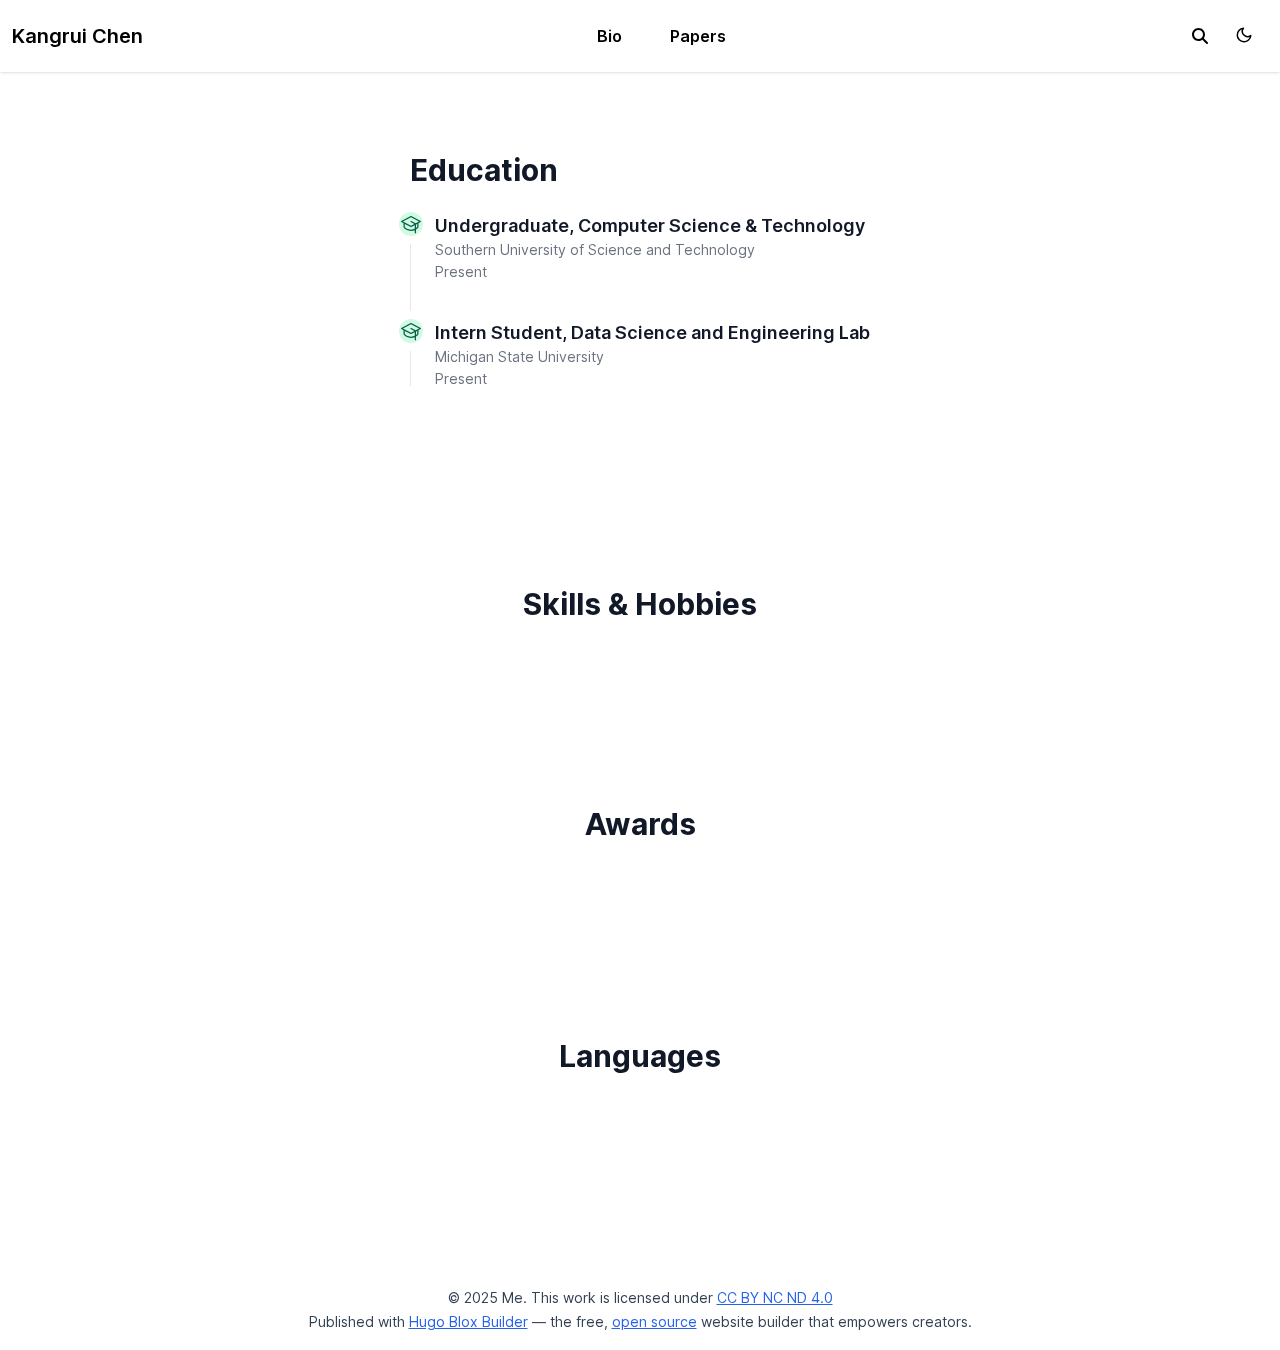
<file: experience/index.html>
<!doctype html>
<!-- This site was created with Hugo Blox. https://hugoblox.com -->
<!-- Last Published: April 10, 2025 --><html lang="en-us" dir="ltr"
      data-wc-theme-default="system">
  
<head>
  <meta charset="utf-8" />
  <meta name="viewport" content="width=device-width, initial-scale=1" />
  <meta http-equiv="X-UA-Compatible" content="IE=edge" />
  <meta name="generator" content="Hugo Blox Builder 0.3.1" />

  
  












  
  
  
  
  
    
    
    
  
  

  <meta name="author" content="Kangrui Chen" />

  
  
  
    
  
  <meta name="description" content="" />

  
  <link rel="alternate" hreflang="en-us" href="https://artanisax.github.io/experience/" />

  
  
  
  
    
    <link rel="stylesheet" href="/css/themes/emerald.min.css" />
  

  
  
    
    <link href="/dist/wc.min.css" rel="stylesheet" />
  

  
  
  

  

  <script>
     
    window.hbb = {
       defaultTheme: document.documentElement.dataset.wcThemeDefault,
       setDarkTheme: () => {
        document.documentElement.classList.add("dark");
        document.documentElement.style.colorScheme = "dark";
      },
       setLightTheme: () => {
        document.documentElement.classList.remove("dark");
        document.documentElement.style.colorScheme = "light";
      }
    }

    console.debug(`Default Hugo Blox Builder theme is ${window.hbb.defaultTheme}`);

    if ("wc-color-theme" in localStorage) {
      localStorage.getItem("wc-color-theme") === "dark" ? window.hbb.setDarkTheme() : window.hbb.setLightTheme();
    } else {
      window.hbb.defaultTheme === "dark" ? window.hbb.setDarkTheme() : window.hbb.setLightTheme();
      if (window.hbb.defaultTheme === "system") {
        window.matchMedia("(prefers-color-scheme: dark)").matches ? window.hbb.setDarkTheme() : window.hbb.setLightTheme();
      }
    }
  </script>

  <script>
    
    document.addEventListener('DOMContentLoaded', function () {
      
      let checkboxes = document.querySelectorAll('li input[type=\'checkbox\'][disabled]');
      checkboxes.forEach(e => {
        e.parentElement.parentElement.classList.add('task-list');
      });

      
      const liNodes = document.querySelectorAll('.task-list li');
      liNodes.forEach(nodes => {
        let textNodes = Array.from(nodes.childNodes).filter(node => node.nodeType === 3 && node.textContent.trim().length > 1);
        if (textNodes.length > 0) {
          const span = document.createElement('label');
          textNodes[0].after(span);  
          span.appendChild(nodes.querySelector('input[type=\'checkbox\']'));
          span.appendChild(textNodes[0]);
        }
      });
    });
  </script>

  
  
  




































  
  

  
  <link rel="icon" type="image/png" href="/media/icon_hu3247630877640252165.png" />
  <link rel="apple-touch-icon" type="image/png" href="/media/icon_hu4166356570829923896.png" />

  <link rel="canonical" href="https://artanisax.github.io/experience/" />

  
  
  
  
  
  
  
  
    
    
  
  

  
  
    
    
  
  <meta property="twitter:card" content="summary" />
  
    <meta property="twitter:site" content="@GetResearchDev" />
    <meta property="twitter:creator" content="@GetResearchDev" />
  
  <meta property="og:site_name" content="Kangrui Chen" />
  <meta property="og:url" content="https://artanisax.github.io/experience/" />
  <meta property="og:title" content="Experience | Kangrui Chen" />
  <meta property="og:description" content="" /><meta property="og:image" content="https://artanisax.github.io/media/icon_hu7729264130191091259.png" />
    <meta property="twitter:image" content="https://artanisax.github.io/media/icon_hu7729264130191091259.png" /><meta property="og:locale" content="en-us" />
  
    
      <meta
        property="article:published_time"
        content="2023-10-24T00:00:00&#43;00:00"
      />
    
    <meta property="article:modified_time" content="2023-10-24T00:00:00&#43;00:00">
  

  



  


  <title>Experience | Kangrui Chen</title>

  
  
  
  
  
    
    
  
  
  <style>
    @font-face {
      font-family: 'Inter var';
      font-style: normal;
      font-weight: 100 900;
      font-display: swap;
      src: url(/dist/font/Inter.var.woff2) format(woff2);
    }
  </style>

  

  
  


  
  
  
  
  
  
  
  
  
  
  
  
  
  
  
  
  
  
  
  
  
  
  
  
  
  
  
    
      
      
        
        
          
        
          
        
          
        
          
        
          
        
        
        
      
    
  
  
  
  
  
  
  
  
  
  
  
  
  
  
  
  
  
    
      
      
        
        
          
        
          
        
          
        
          
        
          
        
        
        
      
    
      
      
        
        
          
        
          
        
          
        
          
        
          
        
        
        
      
    
      
      
        
        
          
        
          
        
          
        
          
        
          
        
        
        
      
    
      
      
        
        
          
        
          
        
          
        
          
        
          
        
        
        
      
    
  
  
  
  
  
  
    
      
      
        
        
          
        
          
        
          
        
          
        
          
        
        
        
      
    
  
  
    
      
      
        
        
          
        
          
        
          
        
          
        
          
        
        
        
      
    
      
      
        
        
          
        
          
        
          
        
          
        
          
        
        
        
      
    
      
      
    
  







<link type="text/css" rel="stylesheet" href="/dist/pagefind/pagefind-ui.be766eb419317a14ec769d216e9779bfe8f3737c80e780f4ba0dafb57a41a482.css" integrity="sha256-vnZutBkxehTsdp0hbpd5v&#43;jzc3yA54D0ug2vtXpBpII=" />


<script src="/dist/pagefind/pagefind-ui.87693d7c6f2b3b347ce359d0ede762c033419f0a32b22ce508c335a81d841f1b.js" integrity="sha256-h2k9fG8rOzR841nQ7ediwDNBnwoysizlCMM1qB2EHxs="></script>


<script>window.hbb.pagefind = {"baseUrl":"/"};</script>

<style>
  html.dark {
    --pagefind-ui-primary: #eeeeee;
    --pagefind-ui-text: #eeeeee;
    --pagefind-ui-background: #152028;
    --pagefind-ui-border: #152028;
    --pagefind-ui-tag: #152028;
  }
</style>

<script>
  window.addEventListener('DOMContentLoaded', (event) => {
    new PagefindUI({
      element: "#search",
      showSubResults: true,
      baseUrl: window.hbb.pagefind.baseUrl,
      bundlePath: window.hbb.pagefind.baseUrl + "pagefind/",
    });
  });
  document.addEventListener('DOMContentLoaded', () => {
    let element = document.getElementById('search');
    let trigger = document.getElementById('search_toggle');

    if (trigger) {
      trigger.addEventListener('click', () => {
        element.classList.toggle('hidden');
        element.querySelector("input").value = ""
        element.querySelector("input").focus()

        if (!element.classList.contains('hidden')) {
          let clear_trigger = document.querySelector('.pagefind-ui__search-clear');

          if (clear_trigger && !clear_trigger.hasAttribute('listenerOnClick')) {
            clear_trigger.setAttribute('listenerOnClick', 'true');

            clear_trigger.addEventListener('click', () => {
              element.classList.toggle('hidden');
            });
          }
        }

      });
    }
  });
</script>















  
  
  
  
  
  
  
  <script
    defer
    src="/js/hugo-blox-en.min.8c8ea06bd0420f5067e52fa727b9f92303757322ba4431774153d59a9735eadb.js"
    integrity="sha256-jI6ga9BCD1Bn5S&#43;nJ7n5IwN1cyK6RDF3QVPVmpc16ts="
  ></script>

  
  








  
    
      
      <script async defer src="https://buttons.github.io/buttons.js"></script>

      
    
  




</head>

  <body class="dark:bg-hb-dark dark:text-white page-wrapper" id="top">
    <div id="page-bg"></div>
    <div class="page-header sticky top-0 z-30">
      
      
      
        
        
        
          <header id="site-header" class="header">
  <nav class="navbar px-3 flex justify-left">
    <div class="order-0 h-100">
      
      <a class="navbar-brand" href="/" title="Kangrui Chen">
        Kangrui Chen
      </a>
    </div>
    
    <input id="nav-toggle" type="checkbox" class="hidden" />
    <label
      for="nav-toggle"
      class="order-3 cursor-pointer flex items-center lg:hidden text-dark dark:text-white lg:order-1">
      <svg id="show-button" class="h-6 fill-current block" viewBox="0 0 20 20">
        <title>Open Menu</title>
        <path d="M0 3h20v2H0V3z m0 6h20v2H0V9z m0 6h20v2H0V0z"></path>
      </svg>
      <svg id="hide-button" class="h-6 fill-current hidden" viewBox="0 0 20 20">
        <title>Close Menu</title>
        <polygon
          points="11 9 22 9 22 11 11 11 11 22 9 22 9 11 -2 11 -2 9 9 9 9 -2 11 -2"
          transform="rotate(45 10 10)"></polygon>
      </svg>
    </label>
    

    
    
    <ul
      id="nav-menu"
      class="navbar-nav order-3 hidden lg:flex w-full pb-6 lg:order-1 lg:w-auto lg:space-x-2 lg:pb-0 xl:space-x-8 justify-left
      ">
      
      
      
      
      
      
      <li class="nav-item">
        <a
          class="nav-link "
          
          href="/"
        >Bio</a
        >
      </li>
      
      
      
      
      
      
      <li class="nav-item">
        <a
          class="nav-link "
          
          href="/#papers"
        >Papers</a
        >
      </li>
      
      
      
    </ul>

    <div class="order-1 ml-auto flex items-center md:order-2 lg:ml-0">

      
      
      
      <button
        aria-label="search"
        class="text-black hover:text-primary  inline-block px-3 text-xl dark:text-white"
        id="search_toggle">
        <svg xmlns="http://www.w3.org/2000/svg" height="16" width="16" viewBox="0 0 512 512" fill="currentColor"><path d="M416 208c0 45.9-14.9 88.3-40 122.7L502.6 457.4c12.5 12.5 12.5 32.8 0 45.3s-32.8 12.5-45.3 0L330.7 376c-34.4 25.2-76.8 40-122.7 40C93.1 416 0 322.9 0 208S93.1 0 208 0S416 93.1 416 208zM208 352a144 144 0 1 0 0-288 144 144 0 1 0 0 288z"/></svg>
      </button>
      

      
      
      <div class="px-3 text-black hover:text-primary-700 dark:text-white dark:hover:text-primary-300
            [&.active]:font-bold [&.active]:text-black/90 dark:[&.active]:text-white">
        <button class="theme-toggle mt-1" accesskey="t" title="appearance">
          <svg id="moon" xmlns="http://www.w3.org/2000/svg" width="24" height="18" viewBox="0 0 24 24"
               fill="none" stroke="currentColor" stroke-width="2" stroke-linecap="round"
               stroke-linejoin="round" class="dark:hidden">
            <path d="M21 12.79A9 9 0 1 1 11.21 3 7 7 0 0 0 21 12.79z"></path>
          </svg>
          <svg id="sun" xmlns="http://www.w3.org/2000/svg" width="24" height="18" viewBox="0 0 24 24"
               fill="none" stroke="currentColor" stroke-width="2" stroke-linecap="round"
               stroke-linejoin="round" class=" dark:block [&:not(dark)]:hidden">
            <circle cx="12" cy="12" r="5"></circle>
            <line x1="12" y1="1" x2="12" y2="3"></line>
            <line x1="12" y1="21" x2="12" y2="23"></line>
            <line x1="4.22" y1="4.22" x2="5.64" y2="5.64"></line>
            <line x1="18.36" y1="18.36" x2="19.78" y2="19.78"></line>
            <line x1="1" y1="12" x2="3" y2="12"></line>
            <line x1="21" y1="12" x2="23" y2="12"></line>
            <line x1="4.22" y1="19.78" x2="5.64" y2="18.36"></line>
            <line x1="18.36" y1="5.64" x2="19.78" y2="4.22"></line>
          </svg>
        </button>
      </div>
      

      
      

      
      
    </div>
  </nav>
</header>


<div id="search" class="hidden p-3"></div>


        
      
    </div>
    <div class="page-body ">
      

  
  
    








  

  

  

  

  






























  
    
    
    
  





























<section id="section-resume-experience" class="relative hbb-section blox-resume-experience  " style="padding: 5rem 0 5rem 0;" >
 <div class="home-section-bg " >
   
 </div>
  

  

    















<div class="flex flex-col items-center max-w-prose mx-auto">





<div class="flex flex-col lg:gap-x-6 w-100 px-6 sm:px-0 ">




<div class="w-full">
  <h3 class="mb-6 text-3xl font-bold text-gray-900 dark:text-white">Education</h3>
    <ol class="relative border-s border-gray-200 dark:border-gray-700">
      
      <li class="mb-10 ms-6">
        <span class="absolute flex items-center justify-center w-6 h-6 bg-primary-100 rounded-full -start-3 ring-8 ring-white dark:ring-gray-900 dark:bg-primary-900">
            <svg xmlns="http://www.w3.org/2000/svg" fill="currentColor" viewBox="0 0 256 256" class="w-5 h-5 text-primary-800 dark:text-primary-300"><path d="M251.76,88.94l-120-64a8,8,0,0,0-7.52,0l-120,64a8,8,0,0,0,0,14.12L32,117.87v48.42a15.91,15.91,0,0,0,4.06,10.65C49.16,191.53,78.51,216,128,216a130,130,0,0,0,48-8.76V240a8,8,0,0,0,16,0V199.51a115.63,115.63,0,0,0,27.94-22.57A15.91,15.91,0,0,0,224,166.29V117.87l27.76-14.81a8,8,0,0,0,0-14.12ZM128,200c-43.27,0-68.72-21.14-80-33.71V126.4l76.24,40.66a8,8,0,0,0,7.52,0L176,143.47v46.34C163.4,195.69,147.52,200,128,200Zm80-33.75a97.83,97.83,0,0,1-16,14.25V134.93l16-8.53ZM188,118.94l-.22-.13-56-29.87a8,8,0,0,0-7.52,14.12L171,128l-43,22.93L25,96,128,41.07,231,96Z"></path></svg>
            </svg>
        </span>
        <h3 class="flex items-center mb-1 text-lg font-semibold text-gray-900 dark:text-white">Undergraduate, Computer Science &amp; Technology

        </h3>
        <span class="block mb-2 text-sm font-normal leading-none text-gray-500 dark:text-gray-300">Southern University of Science and Technology</span>
        <time class="block mb-3 text-sm font-normal leading-none text-gray-500 dark:text-gray-300">
          
          
            Present
          
        </time>
        <div class="mb-4 text-base font-normal text-gray-500 dark:text-gray-300 prose prose-slate dark:prose-invert"></div>

        

      </li>
      
      <li class="mb-10 ms-6">
        <span class="absolute flex items-center justify-center w-6 h-6 bg-primary-100 rounded-full -start-3 ring-8 ring-white dark:ring-gray-900 dark:bg-primary-900">
            <svg xmlns="http://www.w3.org/2000/svg" fill="currentColor" viewBox="0 0 256 256" class="w-5 h-5 text-primary-800 dark:text-primary-300"><path d="M251.76,88.94l-120-64a8,8,0,0,0-7.52,0l-120,64a8,8,0,0,0,0,14.12L32,117.87v48.42a15.91,15.91,0,0,0,4.06,10.65C49.16,191.53,78.51,216,128,216a130,130,0,0,0,48-8.76V240a8,8,0,0,0,16,0V199.51a115.63,115.63,0,0,0,27.94-22.57A15.91,15.91,0,0,0,224,166.29V117.87l27.76-14.81a8,8,0,0,0,0-14.12ZM128,200c-43.27,0-68.72-21.14-80-33.71V126.4l76.24,40.66a8,8,0,0,0,7.52,0L176,143.47v46.34C163.4,195.69,147.52,200,128,200Zm80-33.75a97.83,97.83,0,0,1-16,14.25V134.93l16-8.53ZM188,118.94l-.22-.13-56-29.87a8,8,0,0,0-7.52,14.12L171,128l-43,22.93L25,96,128,41.07,231,96Z"></path></svg>
            </svg>
        </span>
        <h3 class="flex items-center mb-1 text-lg font-semibold text-gray-900 dark:text-white">Intern Student, Data Science and Engineering Lab

        </h3>
        <span class="block mb-2 text-sm font-normal leading-none text-gray-500 dark:text-gray-300">Michigan State University</span>
        <time class="block mb-3 text-sm font-normal leading-none text-gray-500 dark:text-gray-300">
          
          
            Present
          
        </time>
        <div class="mb-4 text-base font-normal text-gray-500 dark:text-gray-300 prose prose-slate dark:prose-invert"></div>

        

      </li>
      
    </ol>
</div>


</div>

</div>


  

  
</section>

  

  
  
    








  

  

  

  

  






























  
    
    
    
  





























<section id="section-resume-skills" class="relative hbb-section blox-resume-skills  " style="padding: 5rem 0 5rem 0;" >
 <div class="home-section-bg " >
   
 </div>
  

  

    














<div class="flex flex-col items-center max-w-prose mx-auto gap-3 justify-center">

  <div class="mb-6 text-3xl font-bold text-gray-900 dark:text-white">
    Skills &amp; Hobbies
  </div>

  
</div>

<div class="flex flex-col lg:flex-row items-center max-w-prose mx-auto gap-3 px-6 md:px-0">

  
</div>



  

  
</section>

  

  
  
    








  

  

  

  

  






























  
    
    
    
  





























<section id="section-resume-awards" class="relative hbb-section blox-resume-awards  " style="padding: 5rem 0 5rem 0;" >
 <div class="home-section-bg " >
   
 </div>
  

  

    













<div class="flex flex-col items-center max-w-prose mx-auto gap-3 justify-center">

  <div class="mb-6 text-3xl font-bold text-gray-900 dark:text-white">
    Awards
  </div>

  

<div class="w-full flex flex-col gap-6">

</div>
</div>


  

  
</section>

  

  
  
    








  

  

  

  

  






























  
    
    
    
  





























<section id="section-resume-languages" class="relative hbb-section blox-resume-languages  " style="padding: 5rem 0 5rem 0;" >
 <div class="home-section-bg " >
   
 </div>
  

  

    













<div class="flex flex-col items-center max-w-prose mx-auto gap-3 justify-center">

  <div class="mb-6 text-3xl font-bold text-gray-900 dark:text-white">
    Languages
  </div>

  

  <div class="flex items-center flex-col lg:flex-row gap-x-8">
    
  </div>

</div>


  

  
</section>

  


    </div>
    <div class="page-footer">
      <footer class="container mx-auto flex flex-col justify-items-center text-sm leading-6 mt-24 mb-4 text-slate-700 dark:text-slate-200">

  












  
  
  
  
  














  
  
  

  
  
    
  
  
    
  

  

  
  <p class="powered-by text-center">
    © 2025 Me. This work is licensed under <a href="https://creativecommons.org/licenses/by-nc-nd/4.0" rel="noopener noreferrer" target="_blank">CC BY NC ND 4.0</a>
  </p>
  

  <p class="powered-by footer-license-icons">
    <a href="https://creativecommons.org/licenses/by-nc-nd/4.0" rel="noopener noreferrer" target="_blank" aria-label="Creative Commons">
      <i class="fab fa-creative-commons fa-2x" aria-hidden="true"></i>
      <i class="fab fa-creative-commons-by fa-2x" aria-hidden="true"></i>
      
        <i class="fab fa-creative-commons-nc fa-2x" aria-hidden="true"></i>
      
      
        <i class="fab fa-creative-commons-nd fa-2x" aria-hidden="true"></i>
      
    </a>
  </p>





  <p class="powered-by text-center">
    
    
    
      
      
      
      
      
      
      Published with <a href="https://hugoblox.com/?utm_campaign=poweredby" target="_blank" rel="noopener">Hugo Blox Builder</a> — the free, <a href="https://github.com/HugoBlox/hugo-blox-builder" target="_blank" rel="noopener">open source</a> website builder that empowers creators.
    
  </p>

</footer>

    </div>

    
    











  </body>
</html>
</file>
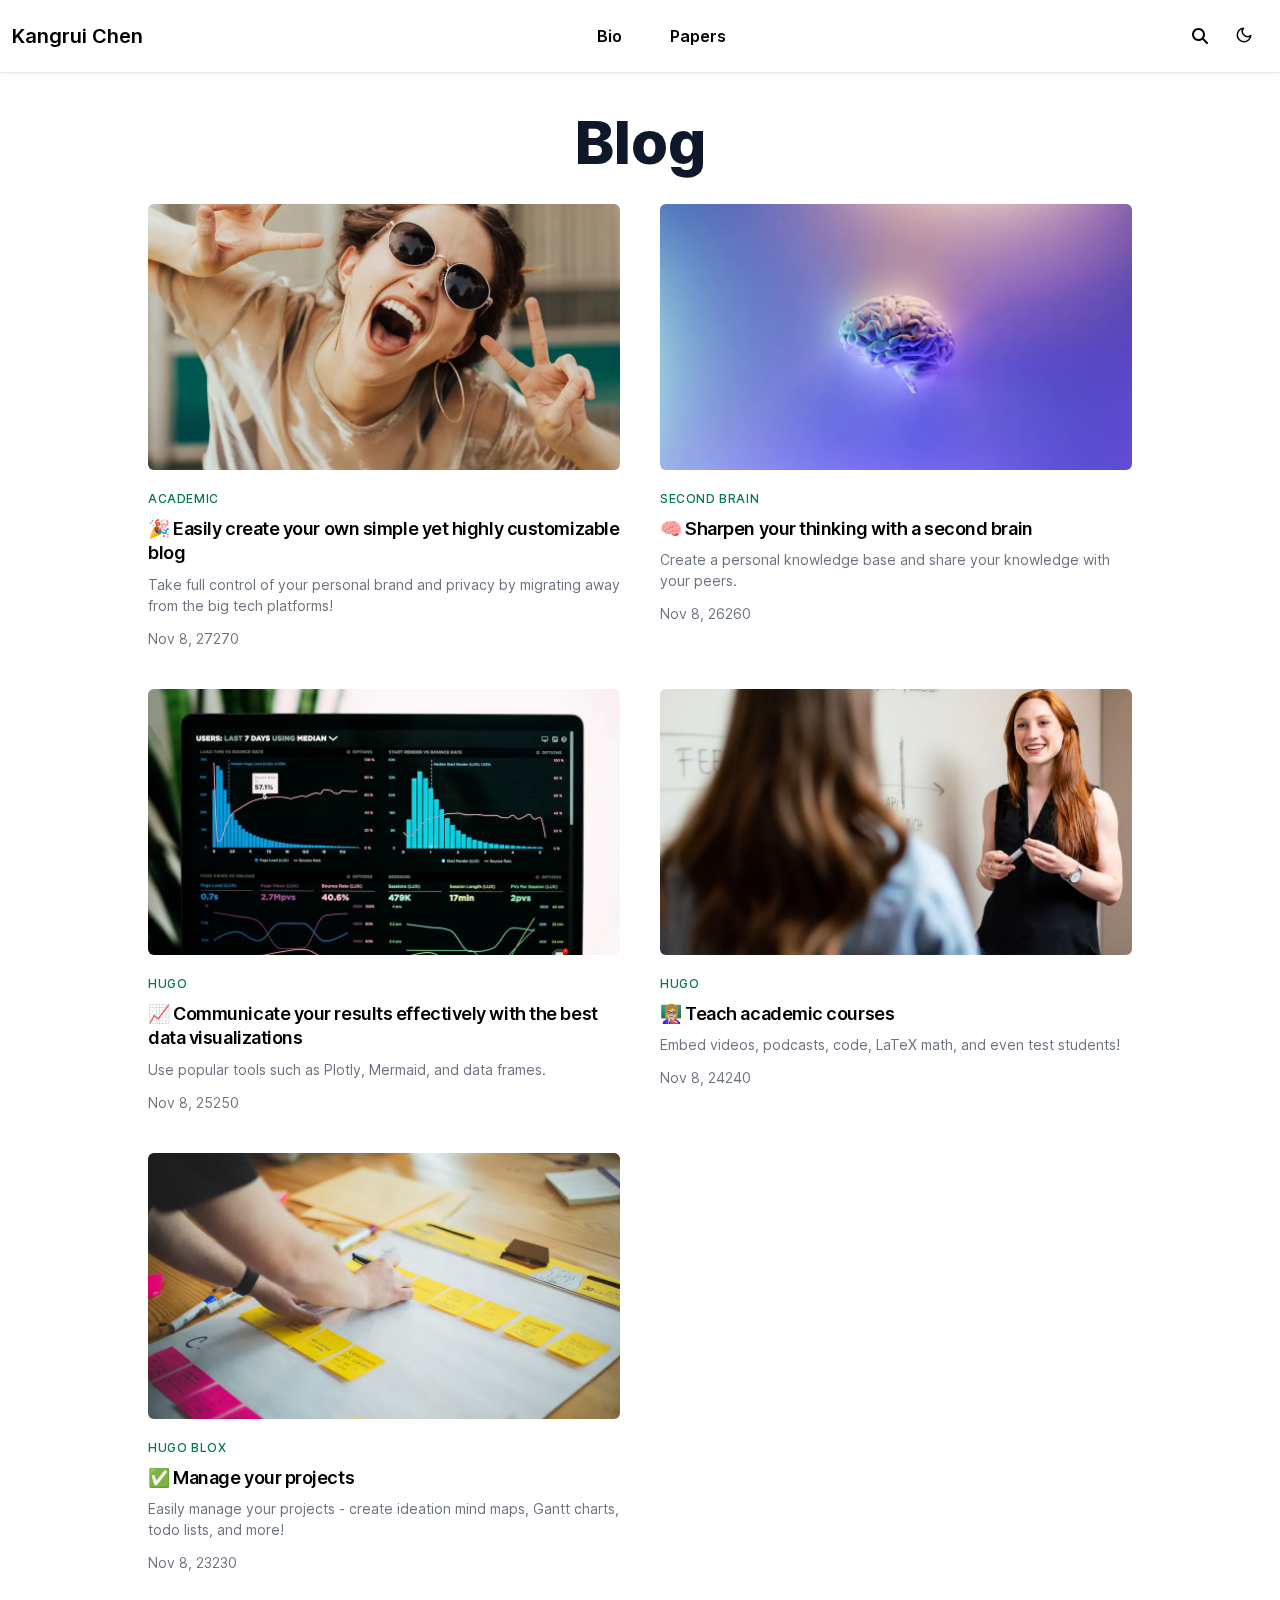
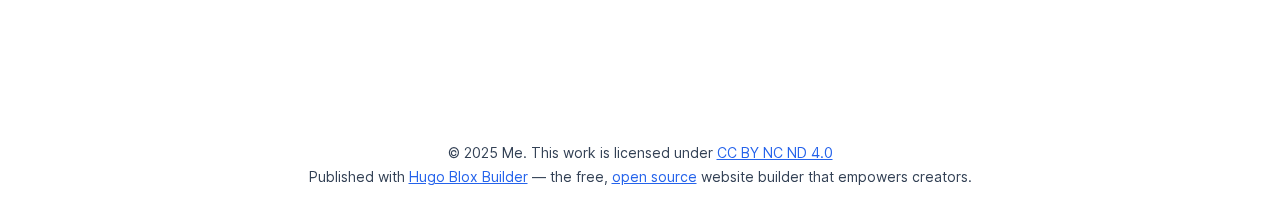
<file: post/index.html>
<!doctype html>
<!-- This site was created with Hugo Blox. https://hugoblox.com -->
<!-- Last Published: April 10, 2025 --><html lang="en-us" dir="ltr"
      data-wc-theme-default="system">
  
<head>
  <meta charset="utf-8" />
  <meta name="viewport" content="width=device-width, initial-scale=1" />
  <meta http-equiv="X-UA-Compatible" content="IE=edge" />
  <meta name="generator" content="Hugo Blox Builder 0.3.1" />

  
  












  
  
  
  
  
    
    
    
  
  

  <meta name="author" content="Kangrui Chen" />

  
  
  
    
  
  <meta name="description" content="The highly-customizable Hugo Academic theme powered by Hugo Blox Builder. Easily create your personal academic website." />

  
  <link rel="alternate" hreflang="en-us" href="https://artanisax.github.io/post/" />

  
  
  
  
    
    <link rel="stylesheet" href="/css/themes/emerald.min.css" />
  

  
  
    
    <link href="/dist/wc.min.css" rel="stylesheet" />
  

  
  
  

  

  <script>
     
    window.hbb = {
       defaultTheme: document.documentElement.dataset.wcThemeDefault,
       setDarkTheme: () => {
        document.documentElement.classList.add("dark");
        document.documentElement.style.colorScheme = "dark";
      },
       setLightTheme: () => {
        document.documentElement.classList.remove("dark");
        document.documentElement.style.colorScheme = "light";
      }
    }

    console.debug(`Default Hugo Blox Builder theme is ${window.hbb.defaultTheme}`);

    if ("wc-color-theme" in localStorage) {
      localStorage.getItem("wc-color-theme") === "dark" ? window.hbb.setDarkTheme() : window.hbb.setLightTheme();
    } else {
      window.hbb.defaultTheme === "dark" ? window.hbb.setDarkTheme() : window.hbb.setLightTheme();
      if (window.hbb.defaultTheme === "system") {
        window.matchMedia("(prefers-color-scheme: dark)").matches ? window.hbb.setDarkTheme() : window.hbb.setLightTheme();
      }
    }
  </script>

  <script>
    
    document.addEventListener('DOMContentLoaded', function () {
      
      let checkboxes = document.querySelectorAll('li input[type=\'checkbox\'][disabled]');
      checkboxes.forEach(e => {
        e.parentElement.parentElement.classList.add('task-list');
      });

      
      const liNodes = document.querySelectorAll('.task-list li');
      liNodes.forEach(nodes => {
        let textNodes = Array.from(nodes.childNodes).filter(node => node.nodeType === 3 && node.textContent.trim().length > 1);
        if (textNodes.length > 0) {
          const span = document.createElement('label');
          textNodes[0].after(span);  
          span.appendChild(nodes.querySelector('input[type=\'checkbox\']'));
          span.appendChild(textNodes[0]);
        }
      });
    });
  </script>

  
  
  




































  
  
    <link rel="alternate" href="/post/index.xml" type="application/rss+xml" title="Kangrui Chen" />
  

  
  <link rel="icon" type="image/png" href="/media/icon_hu3247630877640252165.png" />
  <link rel="apple-touch-icon" type="image/png" href="/media/icon_hu4166356570829923896.png" />

  <link rel="canonical" href="https://artanisax.github.io/post/" />

  
  
  
  
  
  
  
  
    
    
  
  

  
  
    
    
  
  <meta property="twitter:card" content="summary" />
  
    <meta property="twitter:site" content="@GetResearchDev" />
    <meta property="twitter:creator" content="@GetResearchDev" />
  
  <meta property="og:site_name" content="Kangrui Chen" />
  <meta property="og:url" content="https://artanisax.github.io/post/" />
  <meta property="og:title" content="Blog | Kangrui Chen" />
  <meta property="og:description" content="The highly-customizable Hugo Academic theme powered by Hugo Blox Builder. Easily create your personal academic website." /><meta property="og:image" content="https://artanisax.github.io/media/icon_hu7729264130191091259.png" />
    <meta property="twitter:image" content="https://artanisax.github.io/media/icon_hu7729264130191091259.png" /><meta property="og:locale" content="en-us" />
  
    
      <meta property="og:updated_time" content="2023-10-27T00:00:00&#43;00:00" />
    
  

  




  <title>Blog | Kangrui Chen</title>

  
  
  
  
  
    
    
  
  
  <style>
    @font-face {
      font-family: 'Inter var';
      font-style: normal;
      font-weight: 100 900;
      font-display: swap;
      src: url(/dist/font/Inter.var.woff2) format(woff2);
    }
  </style>

  

  
  


  
  
  
  
  
  
  
  
  
  
  
  
  
  
  
  
  
  
  
  
  
  
  
  
  
  
  
    
      
      
        
        
          
        
          
        
          
        
          
        
          
        
        
        
      
    
  
  
  
  
  
  
  
  
  
  
  
  
  
  
  
  
  
    
      
      
        
        
          
        
          
        
          
        
          
        
          
        
        
        
      
    
      
      
        
        
          
        
          
        
          
        
          
        
          
        
        
        
      
    
      
      
        
        
          
        
          
        
          
        
          
        
          
        
        
        
      
    
      
      
        
        
          
        
          
        
          
        
          
        
          
        
        
        
      
    
  
  
  
  
  
  
    
      
      
        
        
          
        
          
        
          
        
          
        
          
        
        
        
      
    
  
  
    
      
      
        
        
          
        
          
        
          
        
          
        
          
        
        
        
      
    
      
      
        
        
          
        
          
        
          
        
          
        
          
        
        
        
      
    
      
      
    
  







<link type="text/css" rel="stylesheet" href="/dist/pagefind/pagefind-ui.be766eb419317a14ec769d216e9779bfe8f3737c80e780f4ba0dafb57a41a482.css" integrity="sha256-vnZutBkxehTsdp0hbpd5v&#43;jzc3yA54D0ug2vtXpBpII=" />


<script src="/dist/pagefind/pagefind-ui.87693d7c6f2b3b347ce359d0ede762c033419f0a32b22ce508c335a81d841f1b.js" integrity="sha256-h2k9fG8rOzR841nQ7ediwDNBnwoysizlCMM1qB2EHxs="></script>


<script>window.hbb.pagefind = {"baseUrl":"/"};</script>

<style>
  html.dark {
    --pagefind-ui-primary: #eeeeee;
    --pagefind-ui-text: #eeeeee;
    --pagefind-ui-background: #152028;
    --pagefind-ui-border: #152028;
    --pagefind-ui-tag: #152028;
  }
</style>

<script>
  window.addEventListener('DOMContentLoaded', (event) => {
    new PagefindUI({
      element: "#search",
      showSubResults: true,
      baseUrl: window.hbb.pagefind.baseUrl,
      bundlePath: window.hbb.pagefind.baseUrl + "pagefind/",
    });
  });
  document.addEventListener('DOMContentLoaded', () => {
    let element = document.getElementById('search');
    let trigger = document.getElementById('search_toggle');

    if (trigger) {
      trigger.addEventListener('click', () => {
        element.classList.toggle('hidden');
        element.querySelector("input").value = ""
        element.querySelector("input").focus()

        if (!element.classList.contains('hidden')) {
          let clear_trigger = document.querySelector('.pagefind-ui__search-clear');

          if (clear_trigger && !clear_trigger.hasAttribute('listenerOnClick')) {
            clear_trigger.setAttribute('listenerOnClick', 'true');

            clear_trigger.addEventListener('click', () => {
              element.classList.toggle('hidden');
            });
          }
        }

      });
    }
  });
</script>















  
  
  
  
  
  
  
  <script
    defer
    src="/js/hugo-blox-en.min.8c8ea06bd0420f5067e52fa727b9f92303757322ba4431774153d59a9735eadb.js"
    integrity="sha256-jI6ga9BCD1Bn5S&#43;nJ7n5IwN1cyK6RDF3QVPVmpc16ts="
  ></script>

  
  








  
    
      
      <script async defer src="https://buttons.github.io/buttons.js"></script>

      
    
  




</head>

  <body class="dark:bg-hb-dark dark:text-white page-wrapper" id="top">
    <div id="page-bg"></div>
    <div class="page-header sticky top-0 z-30">
      
      
      
        
        
        
          <header id="site-header" class="header">
  <nav class="navbar px-3 flex justify-left">
    <div class="order-0 h-100">
      
      <a class="navbar-brand" href="/" title="Kangrui Chen">
        Kangrui Chen
      </a>
    </div>
    
    <input id="nav-toggle" type="checkbox" class="hidden" />
    <label
      for="nav-toggle"
      class="order-3 cursor-pointer flex items-center lg:hidden text-dark dark:text-white lg:order-1">
      <svg id="show-button" class="h-6 fill-current block" viewBox="0 0 20 20">
        <title>Open Menu</title>
        <path d="M0 3h20v2H0V3z m0 6h20v2H0V9z m0 6h20v2H0V0z"></path>
      </svg>
      <svg id="hide-button" class="h-6 fill-current hidden" viewBox="0 0 20 20">
        <title>Close Menu</title>
        <polygon
          points="11 9 22 9 22 11 11 11 11 22 9 22 9 11 -2 11 -2 9 9 9 9 -2 11 -2"
          transform="rotate(45 10 10)"></polygon>
      </svg>
    </label>
    

    
    
    <ul
      id="nav-menu"
      class="navbar-nav order-3 hidden lg:flex w-full pb-6 lg:order-1 lg:w-auto lg:space-x-2 lg:pb-0 xl:space-x-8 justify-left
      ">
      
      
      
      
      
      
      <li class="nav-item">
        <a
          class="nav-link "
          
          href="/"
        >Bio</a
        >
      </li>
      
      
      
      
      
      
      <li class="nav-item">
        <a
          class="nav-link "
          
          href="/#papers"
        >Papers</a
        >
      </li>
      
      
      
    </ul>

    <div class="order-1 ml-auto flex items-center md:order-2 lg:ml-0">

      
      
      
      <button
        aria-label="search"
        class="text-black hover:text-primary  inline-block px-3 text-xl dark:text-white"
        id="search_toggle">
        <svg xmlns="http://www.w3.org/2000/svg" height="16" width="16" viewBox="0 0 512 512" fill="currentColor"><path d="M416 208c0 45.9-14.9 88.3-40 122.7L502.6 457.4c12.5 12.5 12.5 32.8 0 45.3s-32.8 12.5-45.3 0L330.7 376c-34.4 25.2-76.8 40-122.7 40C93.1 416 0 322.9 0 208S93.1 0 208 0S416 93.1 416 208zM208 352a144 144 0 1 0 0-288 144 144 0 1 0 0 288z"/></svg>
      </button>
      

      
      
      <div class="px-3 text-black hover:text-primary-700 dark:text-white dark:hover:text-primary-300
            [&.active]:font-bold [&.active]:text-black/90 dark:[&.active]:text-white">
        <button class="theme-toggle mt-1" accesskey="t" title="appearance">
          <svg id="moon" xmlns="http://www.w3.org/2000/svg" width="24" height="18" viewBox="0 0 24 24"
               fill="none" stroke="currentColor" stroke-width="2" stroke-linecap="round"
               stroke-linejoin="round" class="dark:hidden">
            <path d="M21 12.79A9 9 0 1 1 11.21 3 7 7 0 0 0 21 12.79z"></path>
          </svg>
          <svg id="sun" xmlns="http://www.w3.org/2000/svg" width="24" height="18" viewBox="0 0 24 24"
               fill="none" stroke="currentColor" stroke-width="2" stroke-linecap="round"
               stroke-linejoin="round" class=" dark:block [&:not(dark)]:hidden">
            <circle cx="12" cy="12" r="5"></circle>
            <line x1="12" y1="1" x2="12" y2="3"></line>
            <line x1="12" y1="21" x2="12" y2="23"></line>
            <line x1="4.22" y1="4.22" x2="5.64" y2="5.64"></line>
            <line x1="18.36" y1="18.36" x2="19.78" y2="19.78"></line>
            <line x1="1" y1="12" x2="3" y2="12"></line>
            <line x1="21" y1="12" x2="23" y2="12"></line>
            <line x1="4.22" y1="19.78" x2="5.64" y2="18.36"></line>
            <line x1="18.36" y1="5.64" x2="19.78" y2="4.22"></line>
          </svg>
        </button>
      </div>
      

      
      

      
      
    </div>
  </nav>
</header>


<div id="search" class="hidden p-3"></div>


        
      
    </div>
    <div class="page-body  my-10">
      

<div class="max-w-prose mx-auto flex justify-center">
  <article class="prose prose-slate lg:prose-xl dark:prose-invert">
    <h1 class="lg:text-6xl">Blog</h1>
    
  </article>
</div>




<div class="flex flex-col items-center">

  


<div class="container px-8 mx-auto xl:px-5 py-5 lg:py-8 max-w-screen-lg ">
  <div class="grid gap-10 md:grid-cols-2 lg:gap-10">


  
  
  









<div class="group cursor-pointer">

  
  
  
    
  
  
  <div class="overflow-hidden rounded-md bg-gray-100 transition-all hover:scale-105 dark:bg-gray-800">

    <a
      class="relative block aspect-video"
      href="/post/get-started/" >

      <img alt="🎉 Easily create your own simple yet highly customizable blog"
           class="object-fill transition-all"
           data-nimg="fill"
           decoding="async"
           fetchpriority="high" height="540" loading="lazy" src="/post/get-started/featured_hu11426881157638868532.webp"
           style="position: absolute; height: 100%; width: 100%; inset: 0px; color: transparent;"
           width="960"></a>
  </div>
  
  <div class="">
    <div class="">
      <div class="flex gap-3">
        
        <a href="/tags/academic/"><span
          class="inline-block text-xs font-medium tracking-wider uppercase mt-5 text-primary-700 dark:text-primary-300">Academic</span></a>
        
      </div>
      
      <h2 class="text-lg font-semibold leading-snug tracking-tight mt-2 dark:text-white"><a
        href="/post/get-started/" ><span
        class="bg-gradient-to-r from-primary-200 to-primary-100 bg-[length:0px_10px] bg-left-bottom bg-no-repeat transition-[background-size] duration-500 hover:bg-[length:100%_3px] group-hover:bg-[length:100%_10px] dark:from-primary-800 dark:to-primary-900">🎉 Easily create your own simple yet highly customizable blog
          </span></a>
      </h2>
      
      <div class="grow"><p class="mt-2 line-clamp-3 text-sm text-gray-500 dark:text-gray-400"><a
        href="/post/get-started/" >
        Take full control of your personal brand and privacy by migrating away from the big tech platforms!</a></p>
      </div>
      <div class="flex-none">
        <div class="mt-3 flex items-center space-x-3 text-gray-500 dark:text-gray-400 cursor-default">
          
          
          <time class="truncate text-sm" datetime="2023-10-27">Nov 8, 27270</time>
        </div>
      </div>

    </div>
  </div>
</div>

  
  









<div class="group cursor-pointer">

  
  
  
    
  
  
  <div class="overflow-hidden rounded-md bg-gray-100 transition-all hover:scale-105 dark:bg-gray-800">

    <a
      class="relative block aspect-video"
      href="/post/second-brain/" >

      <img alt="🧠 Sharpen your thinking with a second brain"
           class="object-fill transition-all"
           data-nimg="fill"
           decoding="async"
           fetchpriority="high" height="540" loading="lazy" src="/post/second-brain/featured_hu4602361759068551107.webp"
           style="position: absolute; height: 100%; width: 100%; inset: 0px; color: transparent;"
           width="960"></a>
  </div>
  
  <div class="">
    <div class="">
      <div class="flex gap-3">
        
        <a href="/tags/second-brain/"><span
          class="inline-block text-xs font-medium tracking-wider uppercase mt-5 text-primary-700 dark:text-primary-300">Second Brain</span></a>
        
      </div>
      
      <h2 class="text-lg font-semibold leading-snug tracking-tight mt-2 dark:text-white"><a
        href="/post/second-brain/" ><span
        class="bg-gradient-to-r from-primary-200 to-primary-100 bg-[length:0px_10px] bg-left-bottom bg-no-repeat transition-[background-size] duration-500 hover:bg-[length:100%_3px] group-hover:bg-[length:100%_10px] dark:from-primary-800 dark:to-primary-900">🧠 Sharpen your thinking with a second brain
          </span></a>
      </h2>
      
      <div class="grow"><p class="mt-2 line-clamp-3 text-sm text-gray-500 dark:text-gray-400"><a
        href="/post/second-brain/" >
        Create a personal knowledge base and share your knowledge with your peers.</a></p>
      </div>
      <div class="flex-none">
        <div class="mt-3 flex items-center space-x-3 text-gray-500 dark:text-gray-400 cursor-default">
          
          
          <time class="truncate text-sm" datetime="2023-10-26">Nov 8, 26260</time>
        </div>
      </div>

    </div>
  </div>
</div>

  
  









<div class="group cursor-pointer">

  
  
  
    
  
  
  <div class="overflow-hidden rounded-md bg-gray-100 transition-all hover:scale-105 dark:bg-gray-800">

    <a
      class="relative block aspect-video"
      href="/post/data-visualization/" >

      <img alt="📈 Communicate your results effectively with the best data visualizations"
           class="object-fill transition-all"
           data-nimg="fill"
           decoding="async"
           fetchpriority="high" height="540" loading="lazy" src="/post/data-visualization/featured_hu4101107664673686684.webp"
           style="position: absolute; height: 100%; width: 100%; inset: 0px; color: transparent;"
           width="960"></a>
  </div>
  
  <div class="">
    <div class="">
      <div class="flex gap-3">
        
        <a href="/tags/hugo/"><span
          class="inline-block text-xs font-medium tracking-wider uppercase mt-5 text-primary-700 dark:text-primary-300">Hugo</span></a>
        
      </div>
      
      <h2 class="text-lg font-semibold leading-snug tracking-tight mt-2 dark:text-white"><a
        href="/post/data-visualization/" ><span
        class="bg-gradient-to-r from-primary-200 to-primary-100 bg-[length:0px_10px] bg-left-bottom bg-no-repeat transition-[background-size] duration-500 hover:bg-[length:100%_3px] group-hover:bg-[length:100%_10px] dark:from-primary-800 dark:to-primary-900">📈 Communicate your results effectively with the best data visualizations
          </span></a>
      </h2>
      
      <div class="grow"><p class="mt-2 line-clamp-3 text-sm text-gray-500 dark:text-gray-400"><a
        href="/post/data-visualization/" >
        Use popular tools such as Plotly, Mermaid, and data frames.</a></p>
      </div>
      <div class="flex-none">
        <div class="mt-3 flex items-center space-x-3 text-gray-500 dark:text-gray-400 cursor-default">
          
          
          <time class="truncate text-sm" datetime="2023-10-25">Nov 8, 25250</time>
        </div>
      </div>

    </div>
  </div>
</div>

  
  









<div class="group cursor-pointer">

  
  
  
    
  
  
  <div class="overflow-hidden rounded-md bg-gray-100 transition-all hover:scale-105 dark:bg-gray-800">

    <a
      class="relative block aspect-video"
      href="/post/teach-courses/" >

      <img alt="👩🏼‍🏫 Teach academic courses"
           class="object-fill transition-all"
           data-nimg="fill"
           decoding="async"
           fetchpriority="high" height="540" loading="lazy" src="/post/teach-courses/featured_hu18415161497312726918.webp"
           style="position: absolute; height: 100%; width: 100%; inset: 0px; color: transparent;"
           width="960"></a>
  </div>
  
  <div class="">
    <div class="">
      <div class="flex gap-3">
        
        <a href="/tags/hugo/"><span
          class="inline-block text-xs font-medium tracking-wider uppercase mt-5 text-primary-700 dark:text-primary-300">Hugo</span></a>
        
      </div>
      
      <h2 class="text-lg font-semibold leading-snug tracking-tight mt-2 dark:text-white"><a
        href="/post/teach-courses/" ><span
        class="bg-gradient-to-r from-primary-200 to-primary-100 bg-[length:0px_10px] bg-left-bottom bg-no-repeat transition-[background-size] duration-500 hover:bg-[length:100%_3px] group-hover:bg-[length:100%_10px] dark:from-primary-800 dark:to-primary-900">👩🏼‍🏫 Teach academic courses
          </span></a>
      </h2>
      
      <div class="grow"><p class="mt-2 line-clamp-3 text-sm text-gray-500 dark:text-gray-400"><a
        href="/post/teach-courses/" >
        Embed videos, podcasts, code, LaTeX math, and even test students!</a></p>
      </div>
      <div class="flex-none">
        <div class="mt-3 flex items-center space-x-3 text-gray-500 dark:text-gray-400 cursor-default">
          
          
          <time class="truncate text-sm" datetime="2023-10-24">Nov 8, 24240</time>
        </div>
      </div>

    </div>
  </div>
</div>

  
  









<div class="group cursor-pointer">

  
  
  
    
  
  
  <div class="overflow-hidden rounded-md bg-gray-100 transition-all hover:scale-105 dark:bg-gray-800">

    <a
      class="relative block aspect-video"
      href="/post/project-management/" >

      <img alt="✅ Manage your projects"
           class="object-fill transition-all"
           data-nimg="fill"
           decoding="async"
           fetchpriority="high" height="540" loading="lazy" src="/post/project-management/featured_hu10465839914603314406.webp"
           style="position: absolute; height: 100%; width: 100%; inset: 0px; color: transparent;"
           width="960"></a>
  </div>
  
  <div class="">
    <div class="">
      <div class="flex gap-3">
        
        <a href="/tags/hugo-blox/"><span
          class="inline-block text-xs font-medium tracking-wider uppercase mt-5 text-primary-700 dark:text-primary-300">Hugo Blox</span></a>
        
      </div>
      
      <h2 class="text-lg font-semibold leading-snug tracking-tight mt-2 dark:text-white"><a
        href="/post/project-management/" ><span
        class="bg-gradient-to-r from-primary-200 to-primary-100 bg-[length:0px_10px] bg-left-bottom bg-no-repeat transition-[background-size] duration-500 hover:bg-[length:100%_3px] group-hover:bg-[length:100%_10px] dark:from-primary-800 dark:to-primary-900">✅ Manage your projects
          </span></a>
      </h2>
      
      <div class="grow"><p class="mt-2 line-clamp-3 text-sm text-gray-500 dark:text-gray-400"><a
        href="/post/project-management/" >
        Easily manage your projects - create ideation mind maps, Gantt charts, todo lists, and more!</a></p>
      </div>
      <div class="flex-none">
        <div class="mt-3 flex items-center space-x-3 text-gray-500 dark:text-gray-400 cursor-default">
          
          
          <time class="truncate text-sm" datetime="2023-10-23">Nov 8, 23230</time>
        </div>
      </div>

    </div>
  </div>
</div>

  

    </div>
</div>


  


</div>


    </div>
    <div class="page-footer">
      <footer class="container mx-auto flex flex-col justify-items-center text-sm leading-6 mt-24 mb-4 text-slate-700 dark:text-slate-200">

  












  
  
  
  
  














  
  
  

  
  
    
  
  
    
  

  

  
  <p class="powered-by text-center">
    © 2025 Me. This work is licensed under <a href="https://creativecommons.org/licenses/by-nc-nd/4.0" rel="noopener noreferrer" target="_blank">CC BY NC ND 4.0</a>
  </p>
  

  <p class="powered-by footer-license-icons">
    <a href="https://creativecommons.org/licenses/by-nc-nd/4.0" rel="noopener noreferrer" target="_blank" aria-label="Creative Commons">
      <i class="fab fa-creative-commons fa-2x" aria-hidden="true"></i>
      <i class="fab fa-creative-commons-by fa-2x" aria-hidden="true"></i>
      
        <i class="fab fa-creative-commons-nc fa-2x" aria-hidden="true"></i>
      
      
        <i class="fab fa-creative-commons-nd fa-2x" aria-hidden="true"></i>
      
    </a>
  </p>





  <p class="powered-by text-center">
    
    
    
      
      
      
      
      
      
      Published with <a href="https://hugoblox.com/?utm_campaign=poweredby" target="_blank" rel="noopener">Hugo Blox Builder</a> — the free, <a href="https://github.com/HugoBlox/hugo-blox-builder" target="_blank" rel="noopener">open source</a> website builder that empowers creators.
    
  </p>

</footer>

    </div>

    
    











  </body>
</html>
</file>
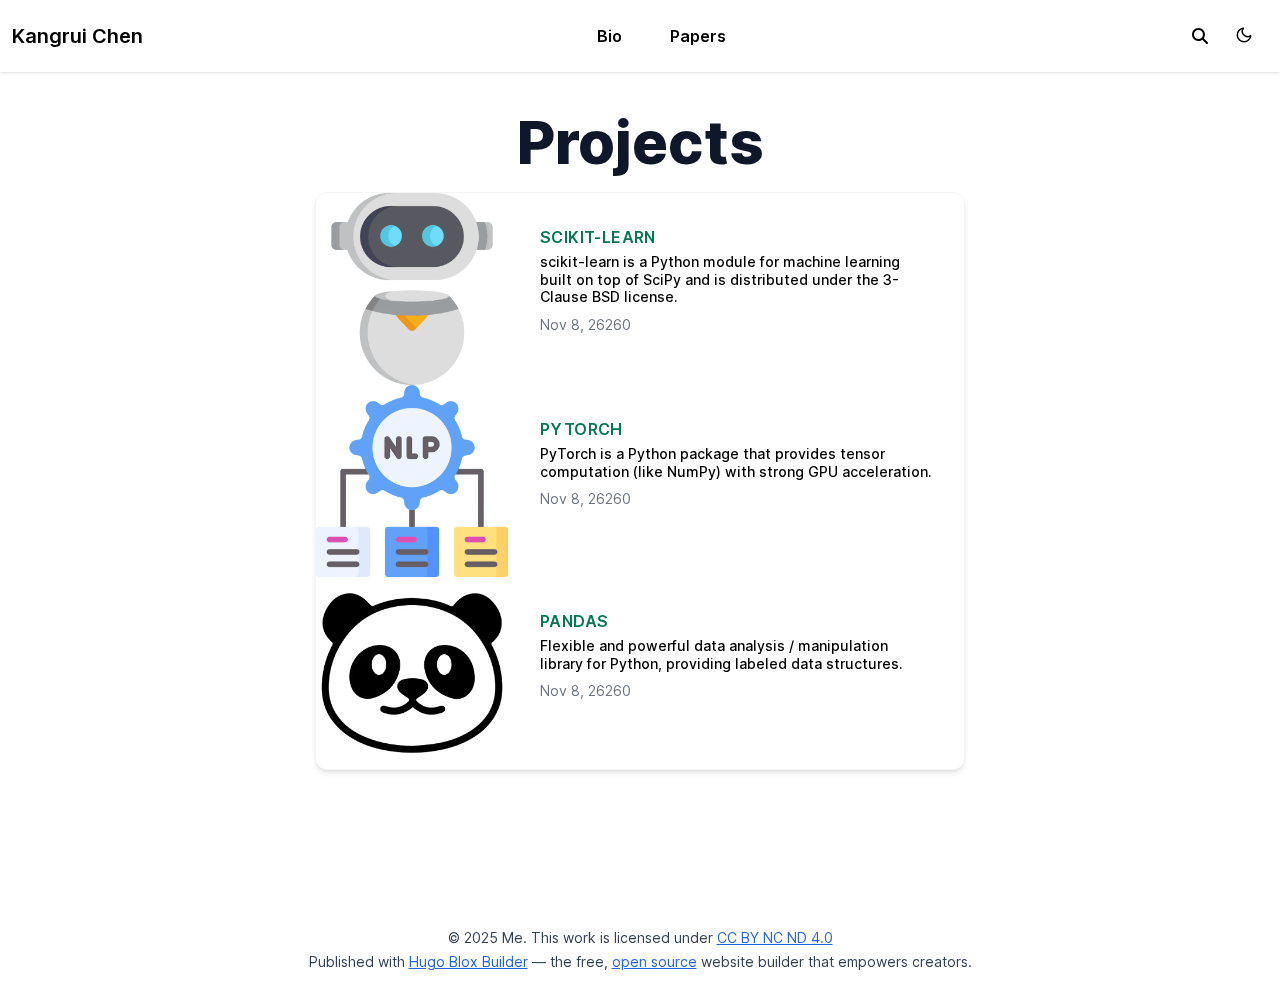
<file: project/index.html>
<!doctype html>
<!-- This site was created with Hugo Blox. https://hugoblox.com -->
<!-- Last Published: April 10, 2025 --><html lang="en-us" dir="ltr"
      data-wc-theme-default="system">
  
<head>
  <meta charset="utf-8" />
  <meta name="viewport" content="width=device-width, initial-scale=1" />
  <meta http-equiv="X-UA-Compatible" content="IE=edge" />
  <meta name="generator" content="Hugo Blox Builder 0.3.1" />

  
  












  
  
  
  
  
    
    
    
  
  

  <meta name="author" content="Kangrui Chen" />

  
  
  
    
  
  <meta name="description" content="The highly-customizable Hugo Academic theme powered by Hugo Blox Builder. Easily create your personal academic website." />

  
  <link rel="alternate" hreflang="en-us" href="https://artanisax.github.io/project/" />

  
  
  
  
    
    <link rel="stylesheet" href="/css/themes/emerald.min.css" />
  

  
  
    
    <link href="/dist/wc.min.css" rel="stylesheet" />
  

  
  
  

  

  <script>
     
    window.hbb = {
       defaultTheme: document.documentElement.dataset.wcThemeDefault,
       setDarkTheme: () => {
        document.documentElement.classList.add("dark");
        document.documentElement.style.colorScheme = "dark";
      },
       setLightTheme: () => {
        document.documentElement.classList.remove("dark");
        document.documentElement.style.colorScheme = "light";
      }
    }

    console.debug(`Default Hugo Blox Builder theme is ${window.hbb.defaultTheme}`);

    if ("wc-color-theme" in localStorage) {
      localStorage.getItem("wc-color-theme") === "dark" ? window.hbb.setDarkTheme() : window.hbb.setLightTheme();
    } else {
      window.hbb.defaultTheme === "dark" ? window.hbb.setDarkTheme() : window.hbb.setLightTheme();
      if (window.hbb.defaultTheme === "system") {
        window.matchMedia("(prefers-color-scheme: dark)").matches ? window.hbb.setDarkTheme() : window.hbb.setLightTheme();
      }
    }
  </script>

  <script>
    
    document.addEventListener('DOMContentLoaded', function () {
      
      let checkboxes = document.querySelectorAll('li input[type=\'checkbox\'][disabled]');
      checkboxes.forEach(e => {
        e.parentElement.parentElement.classList.add('task-list');
      });

      
      const liNodes = document.querySelectorAll('.task-list li');
      liNodes.forEach(nodes => {
        let textNodes = Array.from(nodes.childNodes).filter(node => node.nodeType === 3 && node.textContent.trim().length > 1);
        if (textNodes.length > 0) {
          const span = document.createElement('label');
          textNodes[0].after(span);  
          span.appendChild(nodes.querySelector('input[type=\'checkbox\']'));
          span.appendChild(textNodes[0]);
        }
      });
    });
  </script>

  
  
  




































  
  
    <link rel="alternate" href="/project/index.xml" type="application/rss+xml" title="Kangrui Chen" />
  

  
  <link rel="icon" type="image/png" href="/media/icon_hu3247630877640252165.png" />
  <link rel="apple-touch-icon" type="image/png" href="/media/icon_hu4166356570829923896.png" />

  <link rel="canonical" href="https://artanisax.github.io/project/" />

  
  
  
  
  
  
  
  
    
    
  
  

  
  
    
    
  
  <meta property="twitter:card" content="summary" />
  
    <meta property="twitter:site" content="@GetResearchDev" />
    <meta property="twitter:creator" content="@GetResearchDev" />
  
  <meta property="og:site_name" content="Kangrui Chen" />
  <meta property="og:url" content="https://artanisax.github.io/project/" />
  <meta property="og:title" content="Projects | Kangrui Chen" />
  <meta property="og:description" content="The highly-customizable Hugo Academic theme powered by Hugo Blox Builder. Easily create your personal academic website." /><meta property="og:image" content="https://artanisax.github.io/media/icon_hu7729264130191091259.png" />
    <meta property="twitter:image" content="https://artanisax.github.io/media/icon_hu7729264130191091259.png" /><meta property="og:locale" content="en-us" />
  
    
      <meta property="og:updated_time" content="2023-10-26T00:00:00&#43;00:00" />
    
  

  




  <title>Projects | Kangrui Chen</title>

  
  
  
  
  
    
    
  
  
  <style>
    @font-face {
      font-family: 'Inter var';
      font-style: normal;
      font-weight: 100 900;
      font-display: swap;
      src: url(/dist/font/Inter.var.woff2) format(woff2);
    }
  </style>

  

  
  


  
  
  
  
  
  
  
  
  
  
  
  
  
  
  
  
  
  
  
  
  
  
  
  
  
  
  
    
      
      
        
        
          
        
          
        
          
        
          
        
          
        
        
        
      
    
  
  
  
  
  
  
  
  
  
  
  
  
  
  
  
  
  
    
      
      
        
        
          
        
          
        
          
        
          
        
          
        
        
        
      
    
      
      
        
        
          
        
          
        
          
        
          
        
          
        
        
        
      
    
      
      
        
        
          
        
          
        
          
        
          
        
          
        
        
        
      
    
      
      
        
        
          
        
          
        
          
        
          
        
          
        
        
        
      
    
  
  
  
  
  
  
    
      
      
        
        
          
        
          
        
          
        
          
        
          
        
        
        
      
    
  
  
    
      
      
        
        
          
        
          
        
          
        
          
        
          
        
        
        
      
    
      
      
        
        
          
        
          
        
          
        
          
        
          
        
        
        
      
    
      
      
    
  







<link type="text/css" rel="stylesheet" href="/dist/pagefind/pagefind-ui.be766eb419317a14ec769d216e9779bfe8f3737c80e780f4ba0dafb57a41a482.css" integrity="sha256-vnZutBkxehTsdp0hbpd5v&#43;jzc3yA54D0ug2vtXpBpII=" />


<script src="/dist/pagefind/pagefind-ui.87693d7c6f2b3b347ce359d0ede762c033419f0a32b22ce508c335a81d841f1b.js" integrity="sha256-h2k9fG8rOzR841nQ7ediwDNBnwoysizlCMM1qB2EHxs="></script>


<script>window.hbb.pagefind = {"baseUrl":"/"};</script>

<style>
  html.dark {
    --pagefind-ui-primary: #eeeeee;
    --pagefind-ui-text: #eeeeee;
    --pagefind-ui-background: #152028;
    --pagefind-ui-border: #152028;
    --pagefind-ui-tag: #152028;
  }
</style>

<script>
  window.addEventListener('DOMContentLoaded', (event) => {
    new PagefindUI({
      element: "#search",
      showSubResults: true,
      baseUrl: window.hbb.pagefind.baseUrl,
      bundlePath: window.hbb.pagefind.baseUrl + "pagefind/",
    });
  });
  document.addEventListener('DOMContentLoaded', () => {
    let element = document.getElementById('search');
    let trigger = document.getElementById('search_toggle');

    if (trigger) {
      trigger.addEventListener('click', () => {
        element.classList.toggle('hidden');
        element.querySelector("input").value = ""
        element.querySelector("input").focus()

        if (!element.classList.contains('hidden')) {
          let clear_trigger = document.querySelector('.pagefind-ui__search-clear');

          if (clear_trigger && !clear_trigger.hasAttribute('listenerOnClick')) {
            clear_trigger.setAttribute('listenerOnClick', 'true');

            clear_trigger.addEventListener('click', () => {
              element.classList.toggle('hidden');
            });
          }
        }

      });
    }
  });
</script>















  
  
  
  
  
  
  
  <script
    defer
    src="/js/hugo-blox-en.min.8c8ea06bd0420f5067e52fa727b9f92303757322ba4431774153d59a9735eadb.js"
    integrity="sha256-jI6ga9BCD1Bn5S&#43;nJ7n5IwN1cyK6RDF3QVPVmpc16ts="
  ></script>

  
  








  
    
      
      <script async defer src="https://buttons.github.io/buttons.js"></script>

      
    
  




</head>

  <body class="dark:bg-hb-dark dark:text-white page-wrapper" id="top">
    <div id="page-bg"></div>
    <div class="page-header sticky top-0 z-30">
      
      
      
        
        
        
          <header id="site-header" class="header">
  <nav class="navbar px-3 flex justify-left">
    <div class="order-0 h-100">
      
      <a class="navbar-brand" href="/" title="Kangrui Chen">
        Kangrui Chen
      </a>
    </div>
    
    <input id="nav-toggle" type="checkbox" class="hidden" />
    <label
      for="nav-toggle"
      class="order-3 cursor-pointer flex items-center lg:hidden text-dark dark:text-white lg:order-1">
      <svg id="show-button" class="h-6 fill-current block" viewBox="0 0 20 20">
        <title>Open Menu</title>
        <path d="M0 3h20v2H0V3z m0 6h20v2H0V9z m0 6h20v2H0V0z"></path>
      </svg>
      <svg id="hide-button" class="h-6 fill-current hidden" viewBox="0 0 20 20">
        <title>Close Menu</title>
        <polygon
          points="11 9 22 9 22 11 11 11 11 22 9 22 9 11 -2 11 -2 9 9 9 9 -2 11 -2"
          transform="rotate(45 10 10)"></polygon>
      </svg>
    </label>
    

    
    
    <ul
      id="nav-menu"
      class="navbar-nav order-3 hidden lg:flex w-full pb-6 lg:order-1 lg:w-auto lg:space-x-2 lg:pb-0 xl:space-x-8 justify-left
      ">
      
      
      
      
      
      
      <li class="nav-item">
        <a
          class="nav-link "
          
          href="/"
        >Bio</a
        >
      </li>
      
      
      
      
      
      
      <li class="nav-item">
        <a
          class="nav-link "
          
          href="/#papers"
        >Papers</a
        >
      </li>
      
      
      
    </ul>

    <div class="order-1 ml-auto flex items-center md:order-2 lg:ml-0">

      
      
      
      <button
        aria-label="search"
        class="text-black hover:text-primary  inline-block px-3 text-xl dark:text-white"
        id="search_toggle">
        <svg xmlns="http://www.w3.org/2000/svg" height="16" width="16" viewBox="0 0 512 512" fill="currentColor"><path d="M416 208c0 45.9-14.9 88.3-40 122.7L502.6 457.4c12.5 12.5 12.5 32.8 0 45.3s-32.8 12.5-45.3 0L330.7 376c-34.4 25.2-76.8 40-122.7 40C93.1 416 0 322.9 0 208S93.1 0 208 0S416 93.1 416 208zM208 352a144 144 0 1 0 0-288 144 144 0 1 0 0 288z"/></svg>
      </button>
      

      
      
      <div class="px-3 text-black hover:text-primary-700 dark:text-white dark:hover:text-primary-300
            [&.active]:font-bold [&.active]:text-black/90 dark:[&.active]:text-white">
        <button class="theme-toggle mt-1" accesskey="t" title="appearance">
          <svg id="moon" xmlns="http://www.w3.org/2000/svg" width="24" height="18" viewBox="0 0 24 24"
               fill="none" stroke="currentColor" stroke-width="2" stroke-linecap="round"
               stroke-linejoin="round" class="dark:hidden">
            <path d="M21 12.79A9 9 0 1 1 11.21 3 7 7 0 0 0 21 12.79z"></path>
          </svg>
          <svg id="sun" xmlns="http://www.w3.org/2000/svg" width="24" height="18" viewBox="0 0 24 24"
               fill="none" stroke="currentColor" stroke-width="2" stroke-linecap="round"
               stroke-linejoin="round" class=" dark:block [&:not(dark)]:hidden">
            <circle cx="12" cy="12" r="5"></circle>
            <line x1="12" y1="1" x2="12" y2="3"></line>
            <line x1="12" y1="21" x2="12" y2="23"></line>
            <line x1="4.22" y1="4.22" x2="5.64" y2="5.64"></line>
            <line x1="18.36" y1="18.36" x2="19.78" y2="19.78"></line>
            <line x1="1" y1="12" x2="3" y2="12"></line>
            <line x1="21" y1="12" x2="23" y2="12"></line>
            <line x1="4.22" y1="19.78" x2="5.64" y2="18.36"></line>
            <line x1="18.36" y1="5.64" x2="19.78" y2="4.22"></line>
          </svg>
        </button>
      </div>
      

      
      

      
      
    </div>
  </nav>
</header>


<div id="search" class="hidden p-3"></div>


        
      
    </div>
    <div class="page-body  my-10">
      

<div class="max-w-prose mx-auto flex justify-center">
  <article class="prose prose-slate lg:prose-xl dark:prose-invert">
    <h1 class="lg:text-6xl">Projects</h1>
    
  </article>
</div>




<div class="flex flex-col items-center">

  <div class="container max-w-[65ch] mx-auto bg-white dark:bg-zinc-900 rounded-xl border-gray-100 dark:border-gray-700 border shadow-md overflow-hidden my-5">


  
  
  




  
  





<a href="https://github.com/scikit-learn/scikit-learn" target="_blank" rel="noopener" class="mb-5">
  <div class="md:flex">
    <div class="md:flex-shrink-0 overflow-hidden">
      
        
        
      <img class="h-48 w-full object-cover md:w-48 hover:scale-125 transition duration-500 cursor-pointer object-cover" loading="lazy" src="/project/scikit/featured_hu12713017883134782206.webp" height="655" width="655" alt="scikit-learn">
      
    </div>
    <div class="p-8">
      <div class="uppercase tracking-wide text-md text-primary-700 dark:text-primary-200 font-semibold">scikit-learn</div>
      <p class="block mt-1 text-sm leading-tight font-medium text-black dark:text-white">
        scikit-learn is a Python module for machine learning built on top of SciPy and is distributed under the 3-Clause BSD license.</p>
      <p class="mt-2 text-gray-500 dark:text-gray-400 text-sm">Nov 8, 26260</p>
    </div>
  </div>
</a>

  
  




  
  





<a href="https://github.com/pytorch/pytorch" target="_blank" rel="noopener" class="mb-5">
  <div class="md:flex">
    <div class="md:flex-shrink-0 overflow-hidden">
      
        
        
      <img class="h-48 w-full object-cover md:w-48 hover:scale-125 transition duration-500 cursor-pointer object-cover" loading="lazy" src="/project/pytorch/featured_hu4468772248177525727.webp" height="655" width="655" alt="PyTorch">
      
    </div>
    <div class="p-8">
      <div class="uppercase tracking-wide text-md text-primary-700 dark:text-primary-200 font-semibold">PyTorch</div>
      <p class="block mt-1 text-sm leading-tight font-medium text-black dark:text-white">
        PyTorch is a Python package that provides tensor computation (like NumPy) with strong GPU acceleration.</p>
      <p class="mt-2 text-gray-500 dark:text-gray-400 text-sm">Nov 8, 26260</p>
    </div>
  </div>
</a>

  
  




  
  





<a href="https://github.com/pandas-dev/pandas" target="_blank" rel="noopener" class="mb-5">
  <div class="md:flex">
    <div class="md:flex-shrink-0 overflow-hidden">
      
        
        
      <img class="h-48 w-full object-cover md:w-48 hover:scale-125 transition duration-500 cursor-pointer object-cover" loading="lazy" src="/project/pandas/featured_hu9393480806236242150.webp" height="655" width="655" alt="Pandas">
      
    </div>
    <div class="p-8">
      <div class="uppercase tracking-wide text-md text-primary-700 dark:text-primary-200 font-semibold">Pandas</div>
      <p class="block mt-1 text-sm leading-tight font-medium text-black dark:text-white">
        Flexible and powerful data analysis / manipulation library for Python, providing labeled data structures.</p>
      <p class="mt-2 text-gray-500 dark:text-gray-400 text-sm">Nov 8, 26260</p>
    </div>
  </div>
</a>

  

  </div>


  


</div>


    </div>
    <div class="page-footer">
      <footer class="container mx-auto flex flex-col justify-items-center text-sm leading-6 mt-24 mb-4 text-slate-700 dark:text-slate-200">

  












  
  
  
  
  














  
  
  

  
  
    
  
  
    
  

  

  
  <p class="powered-by text-center">
    © 2025 Me. This work is licensed under <a href="https://creativecommons.org/licenses/by-nc-nd/4.0" rel="noopener noreferrer" target="_blank">CC BY NC ND 4.0</a>
  </p>
  

  <p class="powered-by footer-license-icons">
    <a href="https://creativecommons.org/licenses/by-nc-nd/4.0" rel="noopener noreferrer" target="_blank" aria-label="Creative Commons">
      <i class="fab fa-creative-commons fa-2x" aria-hidden="true"></i>
      <i class="fab fa-creative-commons-by fa-2x" aria-hidden="true"></i>
      
        <i class="fab fa-creative-commons-nc fa-2x" aria-hidden="true"></i>
      
      
        <i class="fab fa-creative-commons-nd fa-2x" aria-hidden="true"></i>
      
    </a>
  </p>





  <p class="powered-by text-center">
    
    
    
      
      
      
      
      
      
      Published with <a href="https://hugoblox.com/?utm_campaign=poweredby" target="_blank" rel="noopener">Hugo Blox Builder</a> — the free, <a href="https://github.com/HugoBlox/hugo-blox-builder" target="_blank" rel="noopener">open source</a> website builder that empowers creators.
    
  </p>

</footer>

    </div>

    
    











  </body>
</html>
</file>
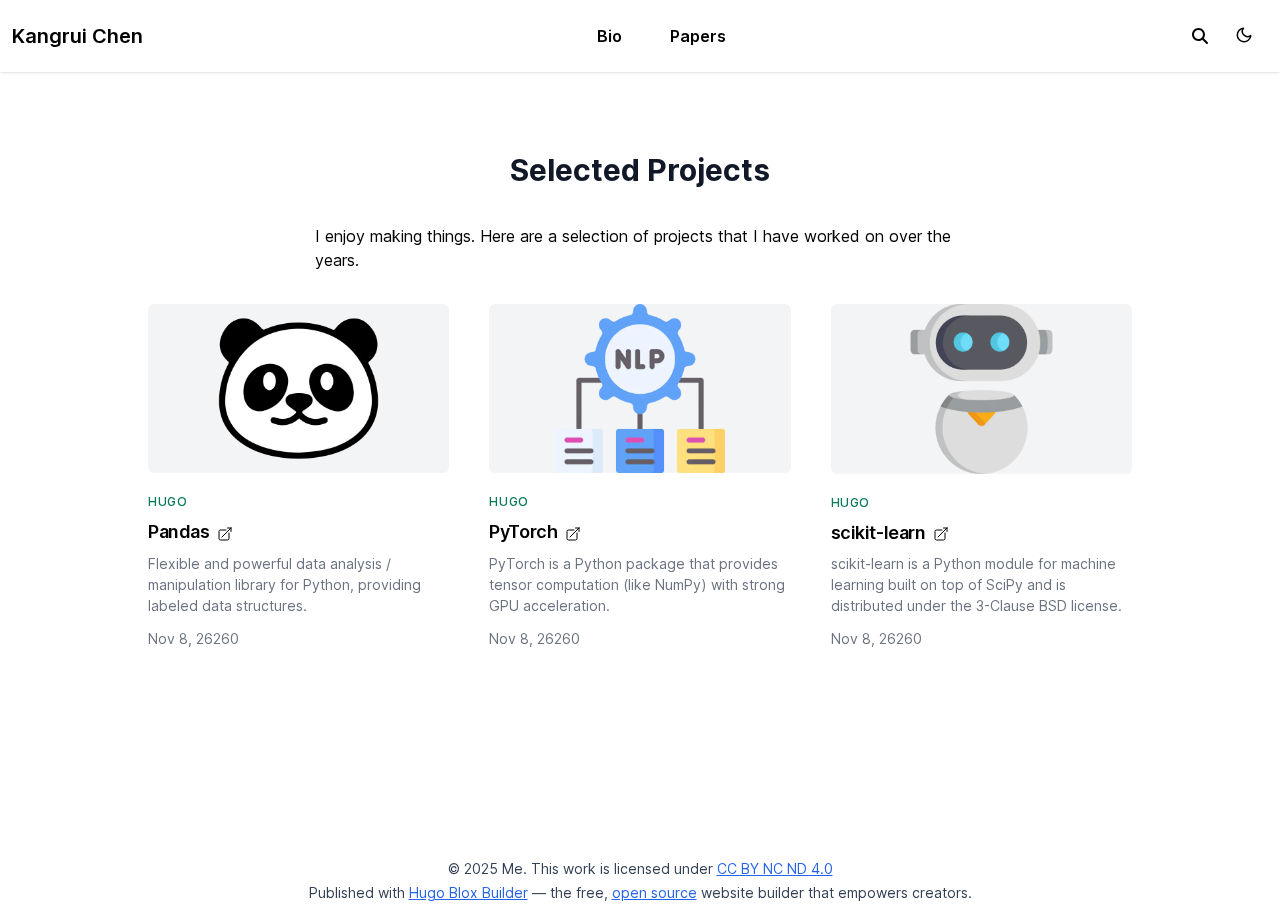
<file: projects/index.html>
<!doctype html>
<!-- This site was created with Hugo Blox. https://hugoblox.com -->
<!-- Last Published: April 10, 2025 --><html lang="en-us" dir="ltr"
      data-wc-theme-default="system">
  
<head>
  <meta charset="utf-8" />
  <meta name="viewport" content="width=device-width, initial-scale=1" />
  <meta http-equiv="X-UA-Compatible" content="IE=edge" />
  <meta name="generator" content="Hugo Blox Builder 0.3.1" />

  
  












  
  
  
  
  
    
    
    
  
  

  <meta name="author" content="Kangrui Chen" />

  
  
  
    
  
  <meta name="description" content="" />

  
  <link rel="alternate" hreflang="en-us" href="https://artanisax.github.io/projects/" />

  
  
  
  
    
    <link rel="stylesheet" href="/css/themes/emerald.min.css" />
  

  
  
    
    <link href="/dist/wc.min.css" rel="stylesheet" />
  

  
  
  

  

  <script>
     
    window.hbb = {
       defaultTheme: document.documentElement.dataset.wcThemeDefault,
       setDarkTheme: () => {
        document.documentElement.classList.add("dark");
        document.documentElement.style.colorScheme = "dark";
      },
       setLightTheme: () => {
        document.documentElement.classList.remove("dark");
        document.documentElement.style.colorScheme = "light";
      }
    }

    console.debug(`Default Hugo Blox Builder theme is ${window.hbb.defaultTheme}`);

    if ("wc-color-theme" in localStorage) {
      localStorage.getItem("wc-color-theme") === "dark" ? window.hbb.setDarkTheme() : window.hbb.setLightTheme();
    } else {
      window.hbb.defaultTheme === "dark" ? window.hbb.setDarkTheme() : window.hbb.setLightTheme();
      if (window.hbb.defaultTheme === "system") {
        window.matchMedia("(prefers-color-scheme: dark)").matches ? window.hbb.setDarkTheme() : window.hbb.setLightTheme();
      }
    }
  </script>

  <script>
    
    document.addEventListener('DOMContentLoaded', function () {
      
      let checkboxes = document.querySelectorAll('li input[type=\'checkbox\'][disabled]');
      checkboxes.forEach(e => {
        e.parentElement.parentElement.classList.add('task-list');
      });

      
      const liNodes = document.querySelectorAll('.task-list li');
      liNodes.forEach(nodes => {
        let textNodes = Array.from(nodes.childNodes).filter(node => node.nodeType === 3 && node.textContent.trim().length > 1);
        if (textNodes.length > 0) {
          const span = document.createElement('label');
          textNodes[0].after(span);  
          span.appendChild(nodes.querySelector('input[type=\'checkbox\']'));
          span.appendChild(textNodes[0]);
        }
      });
    });
  </script>

  
  
  




































  
  

  
  <link rel="icon" type="image/png" href="/media/icon_hu3247630877640252165.png" />
  <link rel="apple-touch-icon" type="image/png" href="/media/icon_hu4166356570829923896.png" />

  <link rel="canonical" href="https://artanisax.github.io/projects/" />

  
  
  
  
  
  
  
  
    
    
  
  

  
  
    
    
  
  <meta property="twitter:card" content="summary" />
  
    <meta property="twitter:site" content="@GetResearchDev" />
    <meta property="twitter:creator" content="@GetResearchDev" />
  
  <meta property="og:site_name" content="Kangrui Chen" />
  <meta property="og:url" content="https://artanisax.github.io/projects/" />
  <meta property="og:title" content="Projects | Kangrui Chen" />
  <meta property="og:description" content="" /><meta property="og:image" content="https://artanisax.github.io/media/icon_hu7729264130191091259.png" />
    <meta property="twitter:image" content="https://artanisax.github.io/media/icon_hu7729264130191091259.png" /><meta property="og:locale" content="en-us" />
  
    
      <meta
        property="article:published_time"
        content="2024-05-19T00:00:00&#43;00:00"
      />
    
    <meta property="article:modified_time" content="2024-05-19T00:00:00&#43;00:00">
  

  



  


  <title>Projects | Kangrui Chen</title>

  
  
  
  
  
    
    
  
  
  <style>
    @font-face {
      font-family: 'Inter var';
      font-style: normal;
      font-weight: 100 900;
      font-display: swap;
      src: url(/dist/font/Inter.var.woff2) format(woff2);
    }
  </style>

  

  
  


  
  
  
  
  
  
  
  
  
  
  
  
  
  
  
  
  
  
  
  
  
  
  
  
  
  
  
    
      
      
        
        
          
        
          
        
          
        
          
        
          
        
        
        
      
    
  
  
  
  
  
  
  
  
  
  
  
  
  
  
  
  
  
    
      
      
        
        
          
        
          
        
          
        
          
        
          
        
        
        
      
    
      
      
        
        
          
        
          
        
          
        
          
        
          
        
        
        
      
    
      
      
        
        
          
        
          
        
          
        
          
        
          
        
        
        
      
    
      
      
        
        
          
        
          
        
          
        
          
        
          
        
        
        
      
    
  
  
  
  
  
  
    
      
      
        
        
          
        
          
        
          
        
          
        
          
        
        
        
      
    
  
  
    
      
      
        
        
          
        
          
        
          
        
          
        
          
        
        
        
      
    
      
      
        
        
          
        
          
        
          
        
          
        
          
        
        
        
      
    
      
      
    
  







<link type="text/css" rel="stylesheet" href="/dist/pagefind/pagefind-ui.be766eb419317a14ec769d216e9779bfe8f3737c80e780f4ba0dafb57a41a482.css" integrity="sha256-vnZutBkxehTsdp0hbpd5v&#43;jzc3yA54D0ug2vtXpBpII=" />


<script src="/dist/pagefind/pagefind-ui.87693d7c6f2b3b347ce359d0ede762c033419f0a32b22ce508c335a81d841f1b.js" integrity="sha256-h2k9fG8rOzR841nQ7ediwDNBnwoysizlCMM1qB2EHxs="></script>


<script>window.hbb.pagefind = {"baseUrl":"/"};</script>

<style>
  html.dark {
    --pagefind-ui-primary: #eeeeee;
    --pagefind-ui-text: #eeeeee;
    --pagefind-ui-background: #152028;
    --pagefind-ui-border: #152028;
    --pagefind-ui-tag: #152028;
  }
</style>

<script>
  window.addEventListener('DOMContentLoaded', (event) => {
    new PagefindUI({
      element: "#search",
      showSubResults: true,
      baseUrl: window.hbb.pagefind.baseUrl,
      bundlePath: window.hbb.pagefind.baseUrl + "pagefind/",
    });
  });
  document.addEventListener('DOMContentLoaded', () => {
    let element = document.getElementById('search');
    let trigger = document.getElementById('search_toggle');

    if (trigger) {
      trigger.addEventListener('click', () => {
        element.classList.toggle('hidden');
        element.querySelector("input").value = ""
        element.querySelector("input").focus()

        if (!element.classList.contains('hidden')) {
          let clear_trigger = document.querySelector('.pagefind-ui__search-clear');

          if (clear_trigger && !clear_trigger.hasAttribute('listenerOnClick')) {
            clear_trigger.setAttribute('listenerOnClick', 'true');

            clear_trigger.addEventListener('click', () => {
              element.classList.toggle('hidden');
            });
          }
        }

      });
    }
  });
</script>















  
  
  
  
  
  
  
  <script
    defer
    src="/js/hugo-blox-en.min.8c8ea06bd0420f5067e52fa727b9f92303757322ba4431774153d59a9735eadb.js"
    integrity="sha256-jI6ga9BCD1Bn5S&#43;nJ7n5IwN1cyK6RDF3QVPVmpc16ts="
  ></script>

  
  








  
    
      
      <script async defer src="https://buttons.github.io/buttons.js"></script>

      
    
  




</head>

  <body class="dark:bg-hb-dark dark:text-white page-wrapper" id="top">
    <div id="page-bg"></div>
    <div class="page-header sticky top-0 z-30">
      
      
      
        
        
        
          <header id="site-header" class="header">
  <nav class="navbar px-3 flex justify-left">
    <div class="order-0 h-100">
      
      <a class="navbar-brand" href="/" title="Kangrui Chen">
        Kangrui Chen
      </a>
    </div>
    
    <input id="nav-toggle" type="checkbox" class="hidden" />
    <label
      for="nav-toggle"
      class="order-3 cursor-pointer flex items-center lg:hidden text-dark dark:text-white lg:order-1">
      <svg id="show-button" class="h-6 fill-current block" viewBox="0 0 20 20">
        <title>Open Menu</title>
        <path d="M0 3h20v2H0V3z m0 6h20v2H0V9z m0 6h20v2H0V0z"></path>
      </svg>
      <svg id="hide-button" class="h-6 fill-current hidden" viewBox="0 0 20 20">
        <title>Close Menu</title>
        <polygon
          points="11 9 22 9 22 11 11 11 11 22 9 22 9 11 -2 11 -2 9 9 9 9 -2 11 -2"
          transform="rotate(45 10 10)"></polygon>
      </svg>
    </label>
    

    
    
    <ul
      id="nav-menu"
      class="navbar-nav order-3 hidden lg:flex w-full pb-6 lg:order-1 lg:w-auto lg:space-x-2 lg:pb-0 xl:space-x-8 justify-left
      ">
      
      
      
      
      
      
      <li class="nav-item">
        <a
          class="nav-link "
          
          href="/"
        >Bio</a
        >
      </li>
      
      
      
      
      
      
      <li class="nav-item">
        <a
          class="nav-link "
          
          href="/#papers"
        >Papers</a
        >
      </li>
      
      
      
    </ul>

    <div class="order-1 ml-auto flex items-center md:order-2 lg:ml-0">

      
      
      
      <button
        aria-label="search"
        class="text-black hover:text-primary  inline-block px-3 text-xl dark:text-white"
        id="search_toggle">
        <svg xmlns="http://www.w3.org/2000/svg" height="16" width="16" viewBox="0 0 512 512" fill="currentColor"><path d="M416 208c0 45.9-14.9 88.3-40 122.7L502.6 457.4c12.5 12.5 12.5 32.8 0 45.3s-32.8 12.5-45.3 0L330.7 376c-34.4 25.2-76.8 40-122.7 40C93.1 416 0 322.9 0 208S93.1 0 208 0S416 93.1 416 208zM208 352a144 144 0 1 0 0-288 144 144 0 1 0 0 288z"/></svg>
      </button>
      

      
      
      <div class="px-3 text-black hover:text-primary-700 dark:text-white dark:hover:text-primary-300
            [&.active]:font-bold [&.active]:text-black/90 dark:[&.active]:text-white">
        <button class="theme-toggle mt-1" accesskey="t" title="appearance">
          <svg id="moon" xmlns="http://www.w3.org/2000/svg" width="24" height="18" viewBox="0 0 24 24"
               fill="none" stroke="currentColor" stroke-width="2" stroke-linecap="round"
               stroke-linejoin="round" class="dark:hidden">
            <path d="M21 12.79A9 9 0 1 1 11.21 3 7 7 0 0 0 21 12.79z"></path>
          </svg>
          <svg id="sun" xmlns="http://www.w3.org/2000/svg" width="24" height="18" viewBox="0 0 24 24"
               fill="none" stroke="currentColor" stroke-width="2" stroke-linecap="round"
               stroke-linejoin="round" class=" dark:block [&:not(dark)]:hidden">
            <circle cx="12" cy="12" r="5"></circle>
            <line x1="12" y1="1" x2="12" y2="3"></line>
            <line x1="12" y1="21" x2="12" y2="23"></line>
            <line x1="4.22" y1="4.22" x2="5.64" y2="5.64"></line>
            <line x1="18.36" y1="18.36" x2="19.78" y2="19.78"></line>
            <line x1="1" y1="12" x2="3" y2="12"></line>
            <line x1="21" y1="12" x2="23" y2="12"></line>
            <line x1="4.22" y1="19.78" x2="5.64" y2="18.36"></line>
            <line x1="18.36" y1="5.64" x2="19.78" y2="4.22"></line>
          </svg>
        </button>
      </div>
      

      
      

      
      
    </div>
  </nav>
</header>


<div id="search" class="hidden p-3"></div>


        
      
    </div>
    <div class="page-body ">
      

  
  
    








  

  

  

  

  






























  
    
    
    
  





























<section id="section-collection" class="relative hbb-section blox-collection  " style="padding: 5rem 0 5rem 0;" >
 <div class="home-section-bg " >
   
 </div>
  

  

    











  









  
  
  
  
  






















  





<div class="flex flex-col items-center max-w-prose mx-auto gap-3 justify-center px-6 md:px-0">

  <div class="mb-6 text-3xl font-bold text-gray-900 dark:text-white">
    Selected Projects
  </div>

  <p>I enjoy making things. Here are a selection of projects that I have worked on over the years.</p>
</div>


<div class="flex flex-col items-center px-6">

  
  


<div class="container px-8 mx-auto xl:px-5 py-5 lg:py-8 max-w-screen-lg ">
  <div class="grid gap-10 md:grid-cols-3 lg:gap-10">


  
    








  
  


<div class="group cursor-pointer">

  
  
  
    
  
  
  <div class="overflow-hidden rounded-md bg-gray-100 transition-all hover:scale-105 dark:bg-gray-800">

    <a
      class="relative block aspect-video"
      href="https://github.com/pandas-dev/pandas" target="_blank" rel="noopener">

      <img alt="Pandas"
           class="object-contain transition-all"
           data-nimg="fill"
           decoding="async"
           fetchpriority="high" height="512" loading="lazy" src="/project/pandas/featured_hu225522667417520318.webp"
           style="position: absolute; height: 100%; width: 100%; inset: 0px; color: transparent;"
           width="512"></a>
  </div>
  
  <div class="">
    <div class="">
      <div class="flex gap-3">
        
        <a href="/tags/hugo/"><span
          class="inline-block text-xs font-medium tracking-wider uppercase mt-5 text-primary-700 dark:text-primary-300">Hugo</span></a>
        
      </div>
      
      <h2 class="text-lg font-semibold leading-snug tracking-tight mt-2 dark:text-white"><a
        href="https://github.com/pandas-dev/pandas" target="_blank" rel="noopener"><span
        class="bg-gradient-to-r from-primary-200 to-primary-100 bg-[length:0px_10px] bg-left-bottom bg-no-repeat transition-[background-size] duration-500 hover:bg-[length:100%_3px] group-hover:bg-[length:100%_10px] dark:from-primary-800 dark:to-primary-900">Pandas<svg style="height: 1em;" class="inline-flex h-6 w-6 pl-2" xmlns="http://www.w3.org/2000/svg" viewBox="0 0 24 24"><path fill="none" stroke="currentColor" stroke-linecap="round" stroke-linejoin="round" stroke-width="1.5" d="M13.5 6H5.25A2.25 2.25 0 0 0 3 8.25v10.5A2.25 2.25 0 0 0 5.25 21h10.5A2.25 2.25 0 0 0 18 18.75V10.5m-10.5 6L21 3m0 0h-5.25M21 3v5.25"/></svg>
          </span></a>
      </h2>
      
      <div class="grow"><p class="mt-2 line-clamp-3 text-sm text-gray-500 dark:text-gray-400"><a
        href="https://github.com/pandas-dev/pandas" target="_blank" rel="noopener">
        Flexible and powerful data analysis / manipulation library for Python, providing labeled data structures.</a></p>
      </div>
      <div class="flex-none">
        <div class="mt-3 flex items-center space-x-3 text-gray-500 dark:text-gray-400 cursor-default">
          
          
          <time class="truncate text-sm" datetime="2023-10-26">Nov 8, 26260</time>
        </div>
      </div>

    </div>
  </div>
</div>

  
    








  
  


<div class="group cursor-pointer">

  
  
  
    
  
  
  <div class="overflow-hidden rounded-md bg-gray-100 transition-all hover:scale-105 dark:bg-gray-800">

    <a
      class="relative block aspect-video"
      href="https://github.com/pytorch/pytorch" target="_blank" rel="noopener">

      <img alt="PyTorch"
           class="object-contain transition-all"
           data-nimg="fill"
           decoding="async"
           fetchpriority="high" height="512" loading="lazy" src="/project/pytorch/featured_hu6045560180268948418.webp"
           style="position: absolute; height: 100%; width: 100%; inset: 0px; color: transparent;"
           width="512"></a>
  </div>
  
  <div class="">
    <div class="">
      <div class="flex gap-3">
        
        <a href="/tags/hugo/"><span
          class="inline-block text-xs font-medium tracking-wider uppercase mt-5 text-primary-700 dark:text-primary-300">Hugo</span></a>
        
      </div>
      
      <h2 class="text-lg font-semibold leading-snug tracking-tight mt-2 dark:text-white"><a
        href="https://github.com/pytorch/pytorch" target="_blank" rel="noopener"><span
        class="bg-gradient-to-r from-primary-200 to-primary-100 bg-[length:0px_10px] bg-left-bottom bg-no-repeat transition-[background-size] duration-500 hover:bg-[length:100%_3px] group-hover:bg-[length:100%_10px] dark:from-primary-800 dark:to-primary-900">PyTorch<svg style="height: 1em;" class="inline-flex h-6 w-6 pl-2" xmlns="http://www.w3.org/2000/svg" viewBox="0 0 24 24"><path fill="none" stroke="currentColor" stroke-linecap="round" stroke-linejoin="round" stroke-width="1.5" d="M13.5 6H5.25A2.25 2.25 0 0 0 3 8.25v10.5A2.25 2.25 0 0 0 5.25 21h10.5A2.25 2.25 0 0 0 18 18.75V10.5m-10.5 6L21 3m0 0h-5.25M21 3v5.25"/></svg>
          </span></a>
      </h2>
      
      <div class="grow"><p class="mt-2 line-clamp-3 text-sm text-gray-500 dark:text-gray-400"><a
        href="https://github.com/pytorch/pytorch" target="_blank" rel="noopener">
        PyTorch is a Python package that provides tensor computation (like NumPy) with strong GPU acceleration.</a></p>
      </div>
      <div class="flex-none">
        <div class="mt-3 flex items-center space-x-3 text-gray-500 dark:text-gray-400 cursor-default">
          
          
          <time class="truncate text-sm" datetime="2023-10-26">Nov 8, 26260</time>
        </div>
      </div>

    </div>
  </div>
</div>

  
    








  
  


<div class="group cursor-pointer">

  
  
  
    
  
  
  <div class="overflow-hidden rounded-md bg-gray-100 transition-all hover:scale-105 dark:bg-gray-800">

    <a
      class="relative block aspect-video"
      href="https://github.com/scikit-learn/scikit-learn" target="_blank" rel="noopener">

      <img alt="scikit-learn"
           class="object-contain transition-all"
           data-nimg="fill"
           decoding="async"
           fetchpriority="high" height="512" loading="lazy" src="/project/scikit/featured_hu13212155656147023525.webp"
           style="position: absolute; height: 100%; width: 100%; inset: 0px; color: transparent;"
           width="512"></a>
  </div>
  
  <div class="">
    <div class="">
      <div class="flex gap-3">
        
        <a href="/tags/hugo/"><span
          class="inline-block text-xs font-medium tracking-wider uppercase mt-5 text-primary-700 dark:text-primary-300">Hugo</span></a>
        
      </div>
      
      <h2 class="text-lg font-semibold leading-snug tracking-tight mt-2 dark:text-white"><a
        href="https://github.com/scikit-learn/scikit-learn" target="_blank" rel="noopener"><span
        class="bg-gradient-to-r from-primary-200 to-primary-100 bg-[length:0px_10px] bg-left-bottom bg-no-repeat transition-[background-size] duration-500 hover:bg-[length:100%_3px] group-hover:bg-[length:100%_10px] dark:from-primary-800 dark:to-primary-900">scikit-learn<svg style="height: 1em;" class="inline-flex h-6 w-6 pl-2" xmlns="http://www.w3.org/2000/svg" viewBox="0 0 24 24"><path fill="none" stroke="currentColor" stroke-linecap="round" stroke-linejoin="round" stroke-width="1.5" d="M13.5 6H5.25A2.25 2.25 0 0 0 3 8.25v10.5A2.25 2.25 0 0 0 5.25 21h10.5A2.25 2.25 0 0 0 18 18.75V10.5m-10.5 6L21 3m0 0h-5.25M21 3v5.25"/></svg>
          </span></a>
      </h2>
      
      <div class="grow"><p class="mt-2 line-clamp-3 text-sm text-gray-500 dark:text-gray-400"><a
        href="https://github.com/scikit-learn/scikit-learn" target="_blank" rel="noopener">
        scikit-learn is a Python module for machine learning built on top of SciPy and is distributed under the 3-Clause BSD license.</a></p>
      </div>
      <div class="flex-none">
        <div class="mt-3 flex items-center space-x-3 text-gray-500 dark:text-gray-400 cursor-default">
          
          
          <time class="truncate text-sm" datetime="2023-10-26">Nov 8, 26260</time>
        </div>
      </div>

    </div>
  </div>
</div>

  

    </div>
</div>


</div>






  

  
</section>

  


    </div>
    <div class="page-footer">
      <footer class="container mx-auto flex flex-col justify-items-center text-sm leading-6 mt-24 mb-4 text-slate-700 dark:text-slate-200">

  












  
  
  
  
  














  
  
  

  
  
    
  
  
    
  

  

  
  <p class="powered-by text-center">
    © 2025 Me. This work is licensed under <a href="https://creativecommons.org/licenses/by-nc-nd/4.0" rel="noopener noreferrer" target="_blank">CC BY NC ND 4.0</a>
  </p>
  

  <p class="powered-by footer-license-icons">
    <a href="https://creativecommons.org/licenses/by-nc-nd/4.0" rel="noopener noreferrer" target="_blank" aria-label="Creative Commons">
      <i class="fab fa-creative-commons fa-2x" aria-hidden="true"></i>
      <i class="fab fa-creative-commons-by fa-2x" aria-hidden="true"></i>
      
        <i class="fab fa-creative-commons-nc fa-2x" aria-hidden="true"></i>
      
      
        <i class="fab fa-creative-commons-nd fa-2x" aria-hidden="true"></i>
      
    </a>
  </p>





  <p class="powered-by text-center">
    
    
    
      
      
      
      
      
      
      Published with <a href="https://hugoblox.com/?utm_campaign=poweredby" target="_blank" rel="noopener">Hugo Blox Builder</a> — the free, <a href="https://github.com/HugoBlox/hugo-blox-builder" target="_blank" rel="noopener">open source</a> website builder that empowers creators.
    
  </p>

</footer>

    </div>

    
    











  </body>
</html>
</file>
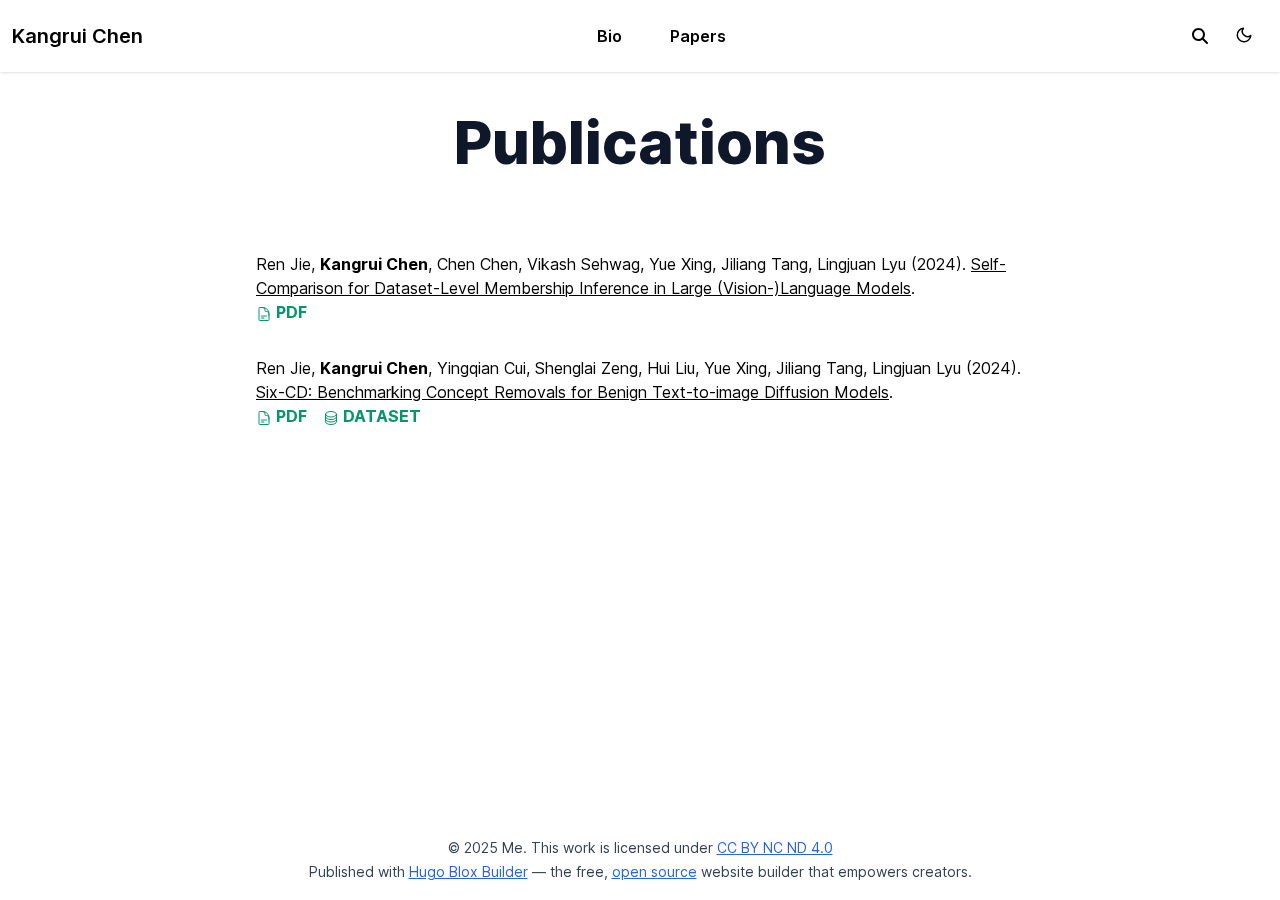
<file: publication/index.html>
<!doctype html>
<!-- This site was created with Hugo Blox. https://hugoblox.com -->
<!-- Last Published: April 10, 2025 --><html lang="en-us" dir="ltr"
      data-wc-theme-default="system">
  
<head>
  <meta charset="utf-8" />
  <meta name="viewport" content="width=device-width, initial-scale=1" />
  <meta http-equiv="X-UA-Compatible" content="IE=edge" />
  <meta name="generator" content="Hugo Blox Builder 0.3.1" />

  
  












  
  
  
  
  
    
    
    
  
  

  <meta name="author" content="Kangrui Chen" />

  
  
  
    
  
  <meta name="description" content="The highly-customizable Hugo Academic theme powered by Hugo Blox Builder. Easily create your personal academic website." />

  
  <link rel="alternate" hreflang="en-us" href="https://artanisax.github.io/publication/" />

  
  
  
  
    
    <link rel="stylesheet" href="/css/themes/emerald.min.css" />
  

  
  
    
    <link href="/dist/wc.min.css" rel="stylesheet" />
  

  
  
  

  

  <script>
     
    window.hbb = {
       defaultTheme: document.documentElement.dataset.wcThemeDefault,
       setDarkTheme: () => {
        document.documentElement.classList.add("dark");
        document.documentElement.style.colorScheme = "dark";
      },
       setLightTheme: () => {
        document.documentElement.classList.remove("dark");
        document.documentElement.style.colorScheme = "light";
      }
    }

    console.debug(`Default Hugo Blox Builder theme is ${window.hbb.defaultTheme}`);

    if ("wc-color-theme" in localStorage) {
      localStorage.getItem("wc-color-theme") === "dark" ? window.hbb.setDarkTheme() : window.hbb.setLightTheme();
    } else {
      window.hbb.defaultTheme === "dark" ? window.hbb.setDarkTheme() : window.hbb.setLightTheme();
      if (window.hbb.defaultTheme === "system") {
        window.matchMedia("(prefers-color-scheme: dark)").matches ? window.hbb.setDarkTheme() : window.hbb.setLightTheme();
      }
    }
  </script>

  <script>
    
    document.addEventListener('DOMContentLoaded', function () {
      
      let checkboxes = document.querySelectorAll('li input[type=\'checkbox\'][disabled]');
      checkboxes.forEach(e => {
        e.parentElement.parentElement.classList.add('task-list');
      });

      
      const liNodes = document.querySelectorAll('.task-list li');
      liNodes.forEach(nodes => {
        let textNodes = Array.from(nodes.childNodes).filter(node => node.nodeType === 3 && node.textContent.trim().length > 1);
        if (textNodes.length > 0) {
          const span = document.createElement('label');
          textNodes[0].after(span);  
          span.appendChild(nodes.querySelector('input[type=\'checkbox\']'));
          span.appendChild(textNodes[0]);
        }
      });
    });
  </script>

  
  
  




































  
  
    <link rel="alternate" href="/publication/index.xml" type="application/rss+xml" title="Kangrui Chen" />
  

  
  <link rel="icon" type="image/png" href="/media/icon_hu3247630877640252165.png" />
  <link rel="apple-touch-icon" type="image/png" href="/media/icon_hu4166356570829923896.png" />

  <link rel="canonical" href="https://artanisax.github.io/publication/" />

  
  
  
  
  
  
  
  
    
    
  
  

  
  
    
    
  
  <meta property="twitter:card" content="summary" />
  
    <meta property="twitter:site" content="@GetResearchDev" />
    <meta property="twitter:creator" content="@GetResearchDev" />
  
  <meta property="og:site_name" content="Kangrui Chen" />
  <meta property="og:url" content="https://artanisax.github.io/publication/" />
  <meta property="og:title" content="Publications | Kangrui Chen" />
  <meta property="og:description" content="The highly-customizable Hugo Academic theme powered by Hugo Blox Builder. Easily create your personal academic website." /><meta property="og:image" content="https://artanisax.github.io/media/icon_hu7729264130191091259.png" />
    <meta property="twitter:image" content="https://artanisax.github.io/media/icon_hu7729264130191091259.png" /><meta property="og:locale" content="en-us" />
  
    
      <meta property="og:updated_time" content="2024-10-14T00:00:00&#43;00:00" />
    
  

  




  <title>Publications | Kangrui Chen</title>

  
  
  
  
  
    
    
  
  
  <style>
    @font-face {
      font-family: 'Inter var';
      font-style: normal;
      font-weight: 100 900;
      font-display: swap;
      src: url(/dist/font/Inter.var.woff2) format(woff2);
    }
  </style>

  

  
  


  
  
  
  
  
  
  
  
  
  
  
  
  
  
  
  
  
  
  
  
  
  
  
  
  
  
  
    
      
      
        
        
          
        
          
        
          
        
          
        
          
        
        
        
      
    
  
  
  
  
  
  
  
  
  
  
  
  
  
  
  
  
  
    
      
      
        
        
          
        
          
        
          
        
          
        
          
        
        
        
      
    
      
      
        
        
          
        
          
        
          
        
          
        
          
        
        
        
      
    
      
      
        
        
          
        
          
        
          
        
          
        
          
        
        
        
      
    
      
      
        
        
          
        
          
        
          
        
          
        
          
        
        
        
      
    
  
  
  
  
  
  
    
      
      
        
        
          
        
          
        
          
        
          
        
          
        
        
        
      
    
  
  
    
      
      
        
        
          
        
          
        
          
        
          
        
          
        
        
        
      
    
      
      
        
        
          
        
          
        
          
        
          
        
          
        
        
        
      
    
      
      
    
  







<link type="text/css" rel="stylesheet" href="/dist/pagefind/pagefind-ui.be766eb419317a14ec769d216e9779bfe8f3737c80e780f4ba0dafb57a41a482.css" integrity="sha256-vnZutBkxehTsdp0hbpd5v&#43;jzc3yA54D0ug2vtXpBpII=" />


<script src="/dist/pagefind/pagefind-ui.87693d7c6f2b3b347ce359d0ede762c033419f0a32b22ce508c335a81d841f1b.js" integrity="sha256-h2k9fG8rOzR841nQ7ediwDNBnwoysizlCMM1qB2EHxs="></script>


<script>window.hbb.pagefind = {"baseUrl":"/"};</script>

<style>
  html.dark {
    --pagefind-ui-primary: #eeeeee;
    --pagefind-ui-text: #eeeeee;
    --pagefind-ui-background: #152028;
    --pagefind-ui-border: #152028;
    --pagefind-ui-tag: #152028;
  }
</style>

<script>
  window.addEventListener('DOMContentLoaded', (event) => {
    new PagefindUI({
      element: "#search",
      showSubResults: true,
      baseUrl: window.hbb.pagefind.baseUrl,
      bundlePath: window.hbb.pagefind.baseUrl + "pagefind/",
    });
  });
  document.addEventListener('DOMContentLoaded', () => {
    let element = document.getElementById('search');
    let trigger = document.getElementById('search_toggle');

    if (trigger) {
      trigger.addEventListener('click', () => {
        element.classList.toggle('hidden');
        element.querySelector("input").value = ""
        element.querySelector("input").focus()

        if (!element.classList.contains('hidden')) {
          let clear_trigger = document.querySelector('.pagefind-ui__search-clear');

          if (clear_trigger && !clear_trigger.hasAttribute('listenerOnClick')) {
            clear_trigger.setAttribute('listenerOnClick', 'true');

            clear_trigger.addEventListener('click', () => {
              element.classList.toggle('hidden');
            });
          }
        }

      });
    }
  });
</script>















  
  
  
  
  
  
  
  <script
    defer
    src="/js/hugo-blox-en.min.8c8ea06bd0420f5067e52fa727b9f92303757322ba4431774153d59a9735eadb.js"
    integrity="sha256-jI6ga9BCD1Bn5S&#43;nJ7n5IwN1cyK6RDF3QVPVmpc16ts="
  ></script>

  
  








  
    
      
      <script async defer src="https://buttons.github.io/buttons.js"></script>

      
    
  




</head>

  <body class="dark:bg-hb-dark dark:text-white page-wrapper" id="top">
    <div id="page-bg"></div>
    <div class="page-header sticky top-0 z-30">
      
      
      
        
        
        
          <header id="site-header" class="header">
  <nav class="navbar px-3 flex justify-left">
    <div class="order-0 h-100">
      
      <a class="navbar-brand" href="/" title="Kangrui Chen">
        Kangrui Chen
      </a>
    </div>
    
    <input id="nav-toggle" type="checkbox" class="hidden" />
    <label
      for="nav-toggle"
      class="order-3 cursor-pointer flex items-center lg:hidden text-dark dark:text-white lg:order-1">
      <svg id="show-button" class="h-6 fill-current block" viewBox="0 0 20 20">
        <title>Open Menu</title>
        <path d="M0 3h20v2H0V3z m0 6h20v2H0V9z m0 6h20v2H0V0z"></path>
      </svg>
      <svg id="hide-button" class="h-6 fill-current hidden" viewBox="0 0 20 20">
        <title>Close Menu</title>
        <polygon
          points="11 9 22 9 22 11 11 11 11 22 9 22 9 11 -2 11 -2 9 9 9 9 -2 11 -2"
          transform="rotate(45 10 10)"></polygon>
      </svg>
    </label>
    

    
    
    <ul
      id="nav-menu"
      class="navbar-nav order-3 hidden lg:flex w-full pb-6 lg:order-1 lg:w-auto lg:space-x-2 lg:pb-0 xl:space-x-8 justify-left
      ">
      
      
      
      
      
      
      <li class="nav-item">
        <a
          class="nav-link "
          
          href="/"
        >Bio</a
        >
      </li>
      
      
      
      
      
      
      <li class="nav-item">
        <a
          class="nav-link "
          
          href="/#papers"
        >Papers</a
        >
      </li>
      
      
      
    </ul>

    <div class="order-1 ml-auto flex items-center md:order-2 lg:ml-0">

      
      
      
      <button
        aria-label="search"
        class="text-black hover:text-primary  inline-block px-3 text-xl dark:text-white"
        id="search_toggle">
        <svg xmlns="http://www.w3.org/2000/svg" height="16" width="16" viewBox="0 0 512 512" fill="currentColor"><path d="M416 208c0 45.9-14.9 88.3-40 122.7L502.6 457.4c12.5 12.5 12.5 32.8 0 45.3s-32.8 12.5-45.3 0L330.7 376c-34.4 25.2-76.8 40-122.7 40C93.1 416 0 322.9 0 208S93.1 0 208 0S416 93.1 416 208zM208 352a144 144 0 1 0 0-288 144 144 0 1 0 0 288z"/></svg>
      </button>
      

      
      
      <div class="px-3 text-black hover:text-primary-700 dark:text-white dark:hover:text-primary-300
            [&.active]:font-bold [&.active]:text-black/90 dark:[&.active]:text-white">
        <button class="theme-toggle mt-1" accesskey="t" title="appearance">
          <svg id="moon" xmlns="http://www.w3.org/2000/svg" width="24" height="18" viewBox="0 0 24 24"
               fill="none" stroke="currentColor" stroke-width="2" stroke-linecap="round"
               stroke-linejoin="round" class="dark:hidden">
            <path d="M21 12.79A9 9 0 1 1 11.21 3 7 7 0 0 0 21 12.79z"></path>
          </svg>
          <svg id="sun" xmlns="http://www.w3.org/2000/svg" width="24" height="18" viewBox="0 0 24 24"
               fill="none" stroke="currentColor" stroke-width="2" stroke-linecap="round"
               stroke-linejoin="round" class=" dark:block [&:not(dark)]:hidden">
            <circle cx="12" cy="12" r="5"></circle>
            <line x1="12" y1="1" x2="12" y2="3"></line>
            <line x1="12" y1="21" x2="12" y2="23"></line>
            <line x1="4.22" y1="4.22" x2="5.64" y2="5.64"></line>
            <line x1="18.36" y1="18.36" x2="19.78" y2="19.78"></line>
            <line x1="1" y1="12" x2="3" y2="12"></line>
            <line x1="21" y1="12" x2="23" y2="12"></line>
            <line x1="4.22" y1="19.78" x2="5.64" y2="18.36"></line>
            <line x1="18.36" y1="5.64" x2="19.78" y2="4.22"></line>
          </svg>
        </button>
      </div>
      

      
      

      
      
    </div>
  </nav>
</header>


<div id="search" class="hidden p-3"></div>


        
      
    </div>
    <div class="page-body  my-10">
      

<div class="max-w-prose mx-auto flex justify-center">
  <article class="prose prose-slate lg:prose-xl dark:prose-invert">
    <h1 class="lg:text-6xl">Publications</h1>
    
  </article>
</div>




<div class="flex flex-col items-center">

  
<div class="mt-16 sm:mt-20 container max-w-3xl w-full">
  <div class="flex flex-col space-y-3">


  
  
  


<div class="pub-list-item view-citation" style="margin-bottom: 1rem">
  <i class="far fa-file-alt pub-icon" aria-hidden="true"></i>

  
  

  <span class="article-metadata li-cite-author">
    

  <span >
      Ren Jie</span>, <span class="font-bold">
      Kangrui Chen</span>, <span >
      Chen Chen</span>, <span >
      Vikash Sehwag</span>, <span >
      Yue Xing</span>, <span >
      Jiliang Tang</span>, <span >
      Lingjuan Lyu</span>
  </span>
  (2024).
  <a href="/publication/smi/" class="underline">Self-Comparison for Dataset-Level Membership Inference in Large (Vision-)Language Models</a>.
  

  
  <div class="flex flex-wrap space-x-3">
    








  
    
  



<a class="hb-attachment-link hb-attachment-small" href="https://arxiv.org/abs/2410.13088" target="_blank" rel="noopener">
  <svg style="height: 1em" class='inline-block' xmlns="http://www.w3.org/2000/svg" viewBox="0 0 24 24"><path fill="none" stroke="currentColor" stroke-linecap="round" stroke-linejoin="round" stroke-width="1.5" d="M19.5 14.25v-2.625a3.375 3.375 0 0 0-3.375-3.375h-1.5A1.125 1.125 0 0 1 13.5 7.125v-1.5a3.375 3.375 0 0 0-3.375-3.375H8.25m0 12.75h7.5m-7.5 3H12M10.5 2.25H5.625c-.621 0-1.125.504-1.125 1.125v17.25c0 .621.504 1.125 1.125 1.125h12.75c.621 0 1.125-.504 1.125-1.125V11.25a9 9 0 0 0-9-9"/></svg>
  PDF
</a>







  
    
  




  






  </div>
  

  
  
</div>

  
  


<div class="pub-list-item view-citation" style="margin-bottom: 1rem">
  <i class="far fa-file-alt pub-icon" aria-hidden="true"></i>

  
  

  <span class="article-metadata li-cite-author">
    

  <span >
      Ren Jie</span>, <span class="font-bold">
      Kangrui Chen</span>, <span >
      Yingqian Cui</span>, <span >
      Shenglai Zeng</span>, <span >
      Hui Liu</span>, <span >
      Yue Xing</span>, <span >
      Jiliang Tang</span>, <span >
      Lingjuan Lyu</span>
  </span>
  (2024).
  <a href="/publication/six-cd/" class="underline">Six-CD: Benchmarking Concept Removals for Benign Text-to-image Diffusion Models</a>.
  

  
  <div class="flex flex-wrap space-x-3">
    








  
    
  



<a class="hb-attachment-link hb-attachment-small" href="https://arxiv.org/abs/2406.14855" target="_blank" rel="noopener">
  <svg style="height: 1em" class='inline-block' xmlns="http://www.w3.org/2000/svg" viewBox="0 0 24 24"><path fill="none" stroke="currentColor" stroke-linecap="round" stroke-linejoin="round" stroke-width="1.5" d="M19.5 14.25v-2.625a3.375 3.375 0 0 0-3.375-3.375h-1.5A1.125 1.125 0 0 1 13.5 7.125v-1.5a3.375 3.375 0 0 0-3.375-3.375H8.25m0 12.75h7.5m-7.5 3H12M10.5 2.25H5.625c-.621 0-1.125.504-1.125 1.125v17.25c0 .621.504 1.125 1.125 1.125h12.75c.621 0 1.125-.504 1.125-1.125V11.25a9 9 0 0 0-9-9"/></svg>
  PDF
</a>





  
  
    
  
<a class="hb-attachment-link hb-attachment-small" href="https://github.com/Artanisax/Six-CD" target="_blank" rel="noopener">
  <svg style="height: 1em" class='inline-block' xmlns="http://www.w3.org/2000/svg" viewBox="0 0 24 24"><path fill="none" stroke="currentColor" stroke-linecap="round" stroke-linejoin="round" stroke-width="1.5" d="M20.25 6.375c0 2.278-3.694 4.125-8.25 4.125S3.75 8.653 3.75 6.375m16.5 0c0-2.278-3.694-4.125-8.25-4.125S3.75 4.097 3.75 6.375m16.5 0v11.25c0 2.278-3.694 4.125-8.25 4.125s-8.25-1.847-8.25-4.125V6.375m16.5 0v3.75m-16.5-3.75v3.75m16.5 0v3.75C20.25 16.153 16.556 18 12 18s-8.25-1.847-8.25-4.125v-3.75m16.5 0c0 2.278-3.694 4.125-8.25 4.125s-8.25-1.847-8.25-4.125"/></svg>
  Dataset
</a>



  
    
  




  






  </div>
  

  
  
</div>

  

  </div>
</div>


  


</div>


    </div>
    <div class="page-footer">
      <footer class="container mx-auto flex flex-col justify-items-center text-sm leading-6 mt-24 mb-4 text-slate-700 dark:text-slate-200">

  












  
  
  
  
  














  
  
  

  
  
    
  
  
    
  

  

  
  <p class="powered-by text-center">
    © 2025 Me. This work is licensed under <a href="https://creativecommons.org/licenses/by-nc-nd/4.0" rel="noopener noreferrer" target="_blank">CC BY NC ND 4.0</a>
  </p>
  

  <p class="powered-by footer-license-icons">
    <a href="https://creativecommons.org/licenses/by-nc-nd/4.0" rel="noopener noreferrer" target="_blank" aria-label="Creative Commons">
      <i class="fab fa-creative-commons fa-2x" aria-hidden="true"></i>
      <i class="fab fa-creative-commons-by fa-2x" aria-hidden="true"></i>
      
        <i class="fab fa-creative-commons-nc fa-2x" aria-hidden="true"></i>
      
      
        <i class="fab fa-creative-commons-nd fa-2x" aria-hidden="true"></i>
      
    </a>
  </p>





  <p class="powered-by text-center">
    
    
    
      
      
      
      
      
      
      Published with <a href="https://hugoblox.com/?utm_campaign=poweredby" target="_blank" rel="noopener">Hugo Blox Builder</a> — the free, <a href="https://github.com/HugoBlox/hugo-blox-builder" target="_blank" rel="noopener">open source</a> website builder that empowers creators.
    
  </p>

</footer>

    </div>

    
    











  </body>
</html>
</file>
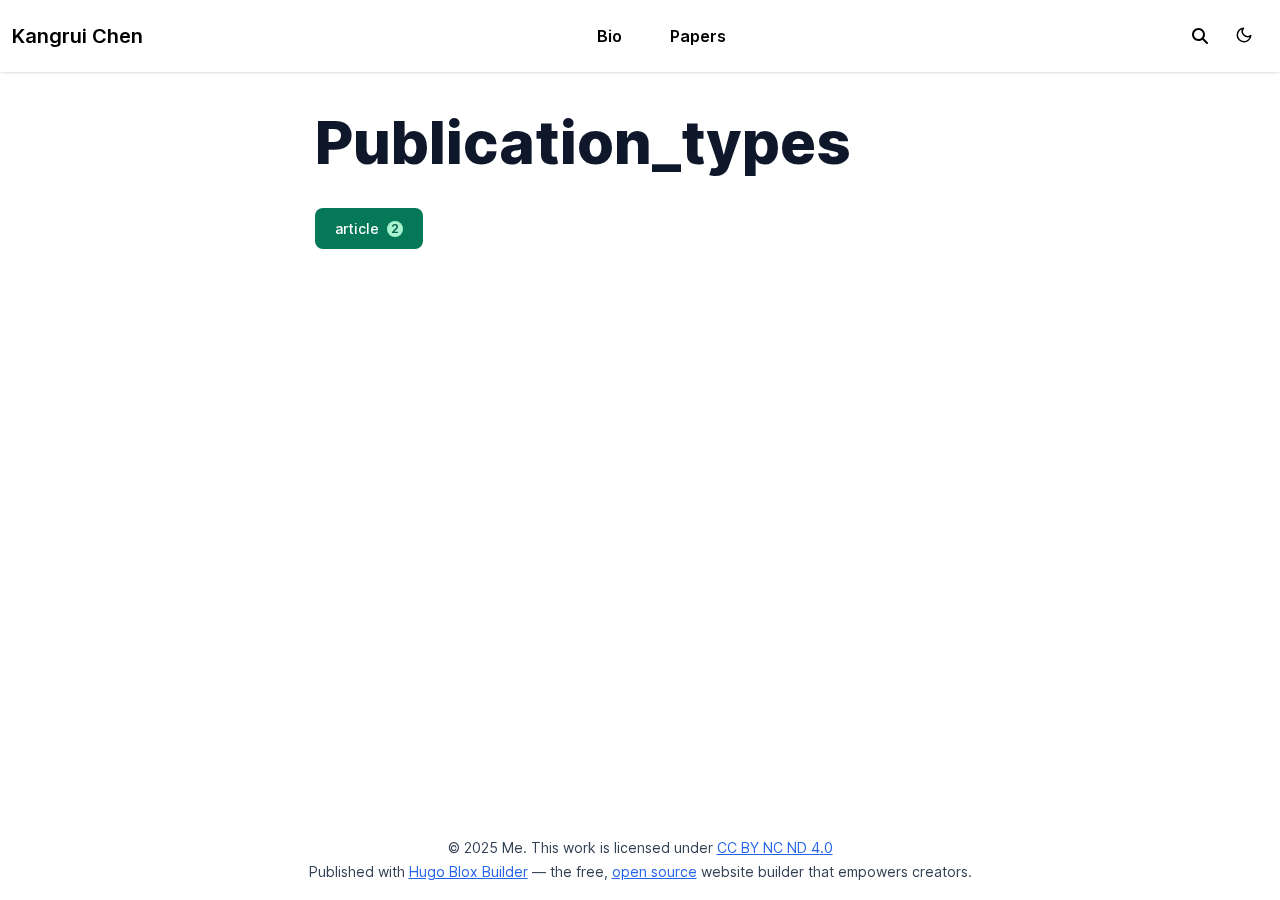
<file: publication_types/index.html>
<!doctype html>
<!-- This site was created with Hugo Blox. https://hugoblox.com -->
<!-- Last Published: April 10, 2025 --><html lang="en-us" dir="ltr"
      data-wc-theme-default="system">
  
<head>
  <meta charset="utf-8" />
  <meta name="viewport" content="width=device-width, initial-scale=1" />
  <meta http-equiv="X-UA-Compatible" content="IE=edge" />
  <meta name="generator" content="Hugo Blox Builder 0.3.1" />

  
  












  
  
  
  
  
    
    
    
  
  

  <meta name="author" content="Kangrui Chen" />

  
  
  
    
  
  <meta name="description" content="The highly-customizable Hugo Academic theme powered by Hugo Blox Builder. Easily create your personal academic website." />

  
  <link rel="alternate" hreflang="en-us" href="https://artanisax.github.io/publication_types/" />

  
  
  
  
    
    <link rel="stylesheet" href="/css/themes/emerald.min.css" />
  

  
  
    
    <link href="/dist/wc.min.css" rel="stylesheet" />
  

  
  
  

  

  <script>
     
    window.hbb = {
       defaultTheme: document.documentElement.dataset.wcThemeDefault,
       setDarkTheme: () => {
        document.documentElement.classList.add("dark");
        document.documentElement.style.colorScheme = "dark";
      },
       setLightTheme: () => {
        document.documentElement.classList.remove("dark");
        document.documentElement.style.colorScheme = "light";
      }
    }

    console.debug(`Default Hugo Blox Builder theme is ${window.hbb.defaultTheme}`);

    if ("wc-color-theme" in localStorage) {
      localStorage.getItem("wc-color-theme") === "dark" ? window.hbb.setDarkTheme() : window.hbb.setLightTheme();
    } else {
      window.hbb.defaultTheme === "dark" ? window.hbb.setDarkTheme() : window.hbb.setLightTheme();
      if (window.hbb.defaultTheme === "system") {
        window.matchMedia("(prefers-color-scheme: dark)").matches ? window.hbb.setDarkTheme() : window.hbb.setLightTheme();
      }
    }
  </script>

  <script>
    
    document.addEventListener('DOMContentLoaded', function () {
      
      let checkboxes = document.querySelectorAll('li input[type=\'checkbox\'][disabled]');
      checkboxes.forEach(e => {
        e.parentElement.parentElement.classList.add('task-list');
      });

      
      const liNodes = document.querySelectorAll('.task-list li');
      liNodes.forEach(nodes => {
        let textNodes = Array.from(nodes.childNodes).filter(node => node.nodeType === 3 && node.textContent.trim().length > 1);
        if (textNodes.length > 0) {
          const span = document.createElement('label');
          textNodes[0].after(span);  
          span.appendChild(nodes.querySelector('input[type=\'checkbox\']'));
          span.appendChild(textNodes[0]);
        }
      });
    });
  </script>

  
  
  




































  
  
    <link rel="alternate" href="/publication_types/index.xml" type="application/rss+xml" title="Kangrui Chen" />
  

  
  <link rel="icon" type="image/png" href="/media/icon_hu3247630877640252165.png" />
  <link rel="apple-touch-icon" type="image/png" href="/media/icon_hu4166356570829923896.png" />

  <link rel="canonical" href="https://artanisax.github.io/publication_types/" />

  
  
  
  
  
  
  
  
    
    
  
  

  
  
    
    
  
  <meta property="twitter:card" content="summary" />
  
    <meta property="twitter:site" content="@GetResearchDev" />
    <meta property="twitter:creator" content="@GetResearchDev" />
  
  <meta property="og:site_name" content="Kangrui Chen" />
  <meta property="og:url" content="https://artanisax.github.io/publication_types/" />
  <meta property="og:title" content="Publication_types | Kangrui Chen" />
  <meta property="og:description" content="The highly-customizable Hugo Academic theme powered by Hugo Blox Builder. Easily create your personal academic website." /><meta property="og:image" content="https://artanisax.github.io/media/icon_hu7729264130191091259.png" />
    <meta property="twitter:image" content="https://artanisax.github.io/media/icon_hu7729264130191091259.png" /><meta property="og:locale" content="en-us" />
  
    
      <meta property="og:updated_time" content="2024-10-14T00:00:00&#43;00:00" />
    
  

  




  <title>Publication_types | Kangrui Chen</title>

  
  
  
  
  
    
    
  
  
  <style>
    @font-face {
      font-family: 'Inter var';
      font-style: normal;
      font-weight: 100 900;
      font-display: swap;
      src: url(/dist/font/Inter.var.woff2) format(woff2);
    }
  </style>

  

  
  


  
  
  
  
  
  
  
  
  
  
  
  
  
  
  
  
  
  
  
  
  
  
  
  
  
  
  
    
      
      
        
        
          
        
          
        
          
        
          
        
          
        
        
        
      
    
  
  
  
  
  
  
  
  
  
  
  
  
  
  
  
  
  
    
      
      
        
        
          
        
          
        
          
        
          
        
          
        
        
        
      
    
      
      
        
        
          
        
          
        
          
        
          
        
          
        
        
        
      
    
      
      
        
        
          
        
          
        
          
        
          
        
          
        
        
        
      
    
      
      
        
        
          
        
          
        
          
        
          
        
          
        
        
        
      
    
  
  
  
  
  
  
    
      
      
        
        
          
        
          
        
          
        
          
        
          
        
        
        
      
    
  
  
    
      
      
        
        
          
        
          
        
          
        
          
        
          
        
        
        
      
    
      
      
        
        
          
        
          
        
          
        
          
        
          
        
        
        
      
    
      
      
    
  







<link type="text/css" rel="stylesheet" href="/dist/pagefind/pagefind-ui.be766eb419317a14ec769d216e9779bfe8f3737c80e780f4ba0dafb57a41a482.css" integrity="sha256-vnZutBkxehTsdp0hbpd5v&#43;jzc3yA54D0ug2vtXpBpII=" />


<script src="/dist/pagefind/pagefind-ui.87693d7c6f2b3b347ce359d0ede762c033419f0a32b22ce508c335a81d841f1b.js" integrity="sha256-h2k9fG8rOzR841nQ7ediwDNBnwoysizlCMM1qB2EHxs="></script>


<script>window.hbb.pagefind = {"baseUrl":"/"};</script>

<style>
  html.dark {
    --pagefind-ui-primary: #eeeeee;
    --pagefind-ui-text: #eeeeee;
    --pagefind-ui-background: #152028;
    --pagefind-ui-border: #152028;
    --pagefind-ui-tag: #152028;
  }
</style>

<script>
  window.addEventListener('DOMContentLoaded', (event) => {
    new PagefindUI({
      element: "#search",
      showSubResults: true,
      baseUrl: window.hbb.pagefind.baseUrl,
      bundlePath: window.hbb.pagefind.baseUrl + "pagefind/",
    });
  });
  document.addEventListener('DOMContentLoaded', () => {
    let element = document.getElementById('search');
    let trigger = document.getElementById('search_toggle');

    if (trigger) {
      trigger.addEventListener('click', () => {
        element.classList.toggle('hidden');
        element.querySelector("input").value = ""
        element.querySelector("input").focus()

        if (!element.classList.contains('hidden')) {
          let clear_trigger = document.querySelector('.pagefind-ui__search-clear');

          if (clear_trigger && !clear_trigger.hasAttribute('listenerOnClick')) {
            clear_trigger.setAttribute('listenerOnClick', 'true');

            clear_trigger.addEventListener('click', () => {
              element.classList.toggle('hidden');
            });
          }
        }

      });
    }
  });
</script>















  
  
  
  
  
  
  
  <script
    defer
    src="/js/hugo-blox-en.min.8c8ea06bd0420f5067e52fa727b9f92303757322ba4431774153d59a9735eadb.js"
    integrity="sha256-jI6ga9BCD1Bn5S&#43;nJ7n5IwN1cyK6RDF3QVPVmpc16ts="
  ></script>

  
  








  
    
      
      <script async defer src="https://buttons.github.io/buttons.js"></script>

      
    
  




</head>

  <body class="dark:bg-hb-dark dark:text-white page-wrapper" id="top">
    <div id="page-bg"></div>
    <div class="page-header sticky top-0 z-30">
      
      
      
        
        
        
          <header id="site-header" class="header">
  <nav class="navbar px-3 flex justify-left">
    <div class="order-0 h-100">
      
      <a class="navbar-brand" href="/" title="Kangrui Chen">
        Kangrui Chen
      </a>
    </div>
    
    <input id="nav-toggle" type="checkbox" class="hidden" />
    <label
      for="nav-toggle"
      class="order-3 cursor-pointer flex items-center lg:hidden text-dark dark:text-white lg:order-1">
      <svg id="show-button" class="h-6 fill-current block" viewBox="0 0 20 20">
        <title>Open Menu</title>
        <path d="M0 3h20v2H0V3z m0 6h20v2H0V9z m0 6h20v2H0V0z"></path>
      </svg>
      <svg id="hide-button" class="h-6 fill-current hidden" viewBox="0 0 20 20">
        <title>Close Menu</title>
        <polygon
          points="11 9 22 9 22 11 11 11 11 22 9 22 9 11 -2 11 -2 9 9 9 9 -2 11 -2"
          transform="rotate(45 10 10)"></polygon>
      </svg>
    </label>
    

    
    
    <ul
      id="nav-menu"
      class="navbar-nav order-3 hidden lg:flex w-full pb-6 lg:order-1 lg:w-auto lg:space-x-2 lg:pb-0 xl:space-x-8 justify-left
      ">
      
      
      
      
      
      
      <li class="nav-item">
        <a
          class="nav-link "
          
          href="/"
        >Bio</a
        >
      </li>
      
      
      
      
      
      
      <li class="nav-item">
        <a
          class="nav-link "
          
          href="/#papers"
        >Papers</a
        >
      </li>
      
      
      
    </ul>

    <div class="order-1 ml-auto flex items-center md:order-2 lg:ml-0">

      
      
      
      <button
        aria-label="search"
        class="text-black hover:text-primary  inline-block px-3 text-xl dark:text-white"
        id="search_toggle">
        <svg xmlns="http://www.w3.org/2000/svg" height="16" width="16" viewBox="0 0 512 512" fill="currentColor"><path d="M416 208c0 45.9-14.9 88.3-40 122.7L502.6 457.4c12.5 12.5 12.5 32.8 0 45.3s-32.8 12.5-45.3 0L330.7 376c-34.4 25.2-76.8 40-122.7 40C93.1 416 0 322.9 0 208S93.1 0 208 0S416 93.1 416 208zM208 352a144 144 0 1 0 0-288 144 144 0 1 0 0 288z"/></svg>
      </button>
      

      
      
      <div class="px-3 text-black hover:text-primary-700 dark:text-white dark:hover:text-primary-300
            [&.active]:font-bold [&.active]:text-black/90 dark:[&.active]:text-white">
        <button class="theme-toggle mt-1" accesskey="t" title="appearance">
          <svg id="moon" xmlns="http://www.w3.org/2000/svg" width="24" height="18" viewBox="0 0 24 24"
               fill="none" stroke="currentColor" stroke-width="2" stroke-linecap="round"
               stroke-linejoin="round" class="dark:hidden">
            <path d="M21 12.79A9 9 0 1 1 11.21 3 7 7 0 0 0 21 12.79z"></path>
          </svg>
          <svg id="sun" xmlns="http://www.w3.org/2000/svg" width="24" height="18" viewBox="0 0 24 24"
               fill="none" stroke="currentColor" stroke-width="2" stroke-linecap="round"
               stroke-linejoin="round" class=" dark:block [&:not(dark)]:hidden">
            <circle cx="12" cy="12" r="5"></circle>
            <line x1="12" y1="1" x2="12" y2="3"></line>
            <line x1="12" y1="21" x2="12" y2="23"></line>
            <line x1="4.22" y1="4.22" x2="5.64" y2="5.64"></line>
            <line x1="18.36" y1="18.36" x2="19.78" y2="19.78"></line>
            <line x1="1" y1="12" x2="3" y2="12"></line>
            <line x1="21" y1="12" x2="23" y2="12"></line>
            <line x1="4.22" y1="19.78" x2="5.64" y2="18.36"></line>
            <line x1="18.36" y1="5.64" x2="19.78" y2="4.22"></line>
          </svg>
        </button>
      </div>
      

      
      

      
      
    </div>
  </nav>
</header>


<div id="search" class="hidden p-3"></div>


        
      
    </div>
    <div class="page-body  my-10">
      

<div class="max-w-prose mx-auto flex justify-left">
  <article class="prose prose-slate lg:prose-xl dark:prose-invert max-w-none">
    <h1 class="lg:text-6xl !mb-4">Publication_types</h1>
    
  </article>
</div>

<div class="max-w-prose mx-auto my-5">

  <div class="flex flex-row gap-6 flex-wrap">

        <a href="/publication_types/article/" class="inline-flex items-center px-5 py-2.5 text-sm font-medium text-center text-white bg-primary-700 rounded-lg hover:bg-primary-800 focus:ring-4 focus:outline-none focus:ring-primary-300 dark:bg-primary-600 dark:hover:bg-primary-700 dark:focus:ring-primary-800">
          article
          <span class="inline-flex items-center justify-center w-4 h-4 ms-2 text-xs font-semibold text-primary-800 bg-primary-200 rounded-full">
            2
          </span>
        </a>
  </div>

</div>
    </div>
    <div class="page-footer">
      <footer class="container mx-auto flex flex-col justify-items-center text-sm leading-6 mt-24 mb-4 text-slate-700 dark:text-slate-200">

  












  
  
  
  
  














  
  
  

  
  
    
  
  
    
  

  

  
  <p class="powered-by text-center">
    © 2025 Me. This work is licensed under <a href="https://creativecommons.org/licenses/by-nc-nd/4.0" rel="noopener noreferrer" target="_blank">CC BY NC ND 4.0</a>
  </p>
  

  <p class="powered-by footer-license-icons">
    <a href="https://creativecommons.org/licenses/by-nc-nd/4.0" rel="noopener noreferrer" target="_blank" aria-label="Creative Commons">
      <i class="fab fa-creative-commons fa-2x" aria-hidden="true"></i>
      <i class="fab fa-creative-commons-by fa-2x" aria-hidden="true"></i>
      
        <i class="fab fa-creative-commons-nc fa-2x" aria-hidden="true"></i>
      
      
        <i class="fab fa-creative-commons-nd fa-2x" aria-hidden="true"></i>
      
    </a>
  </p>





  <p class="powered-by text-center">
    
    
    
      
      
      
      
      
      
      Published with <a href="https://hugoblox.com/?utm_campaign=poweredby" target="_blank" rel="noopener">Hugo Blox Builder</a> — the free, <a href="https://github.com/HugoBlox/hugo-blox-builder" target="_blank" rel="noopener">open source</a> website builder that empowers creators.
    
  </p>

</footer>

    </div>

    
    











  </body>
</html>
</file>
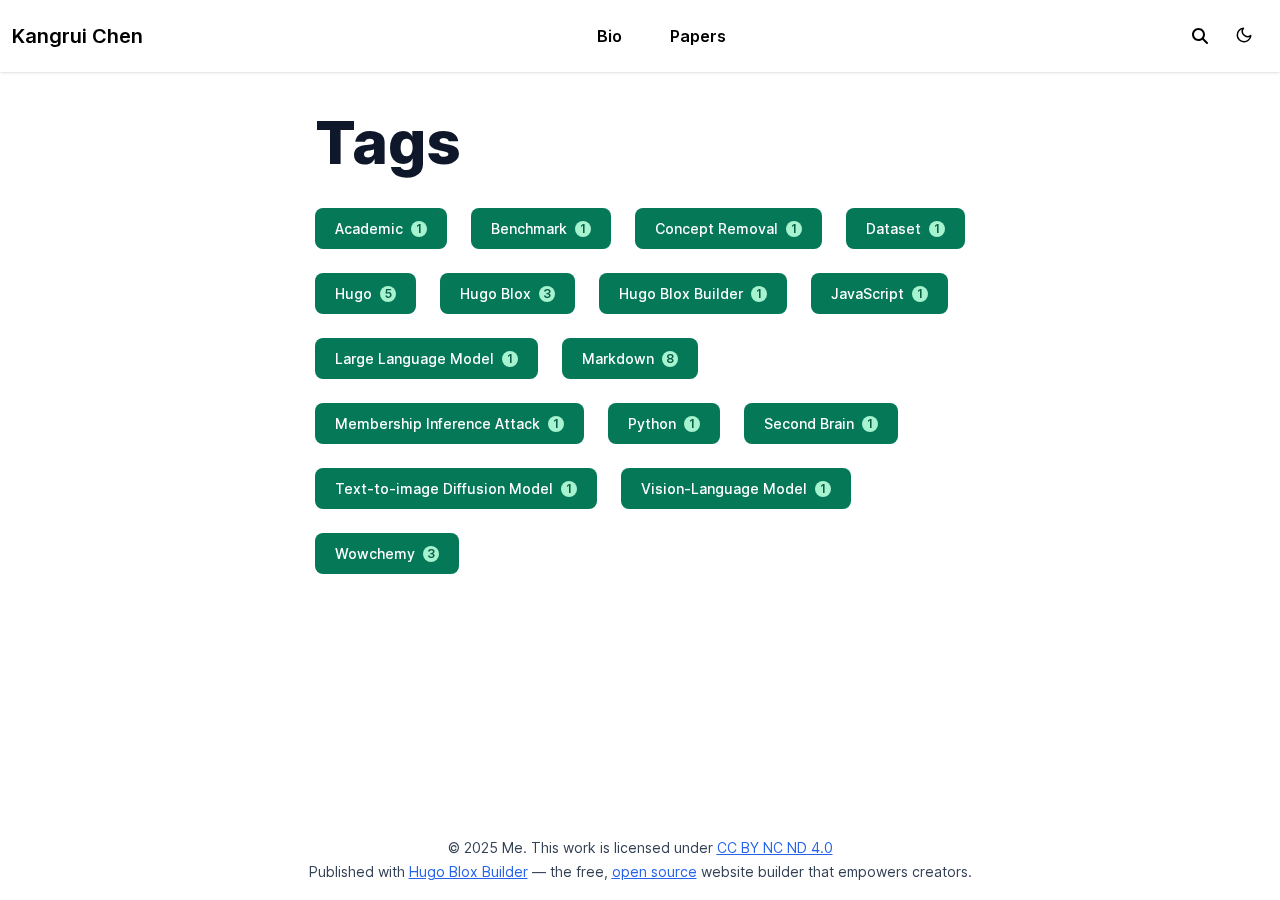
<file: tags/index.html>
<!doctype html>
<!-- This site was created with Hugo Blox. https://hugoblox.com -->
<!-- Last Published: April 10, 2025 --><html lang="en-us" dir="ltr"
      data-wc-theme-default="system">
  
<head>
  <meta charset="utf-8" />
  <meta name="viewport" content="width=device-width, initial-scale=1" />
  <meta http-equiv="X-UA-Compatible" content="IE=edge" />
  <meta name="generator" content="Hugo Blox Builder 0.3.1" />

  
  












  
  
  
  
  
    
    
    
  
  

  <meta name="author" content="Kangrui Chen" />

  
  
  
    
  
  <meta name="description" content="The highly-customizable Hugo Academic theme powered by Hugo Blox Builder. Easily create your personal academic website." />

  
  <link rel="alternate" hreflang="en-us" href="https://artanisax.github.io/tags/" />

  
  
  
  
    
    <link rel="stylesheet" href="/css/themes/emerald.min.css" />
  

  
  
    
    <link href="/dist/wc.min.css" rel="stylesheet" />
  

  
  
  

  

  <script>
     
    window.hbb = {
       defaultTheme: document.documentElement.dataset.wcThemeDefault,
       setDarkTheme: () => {
        document.documentElement.classList.add("dark");
        document.documentElement.style.colorScheme = "dark";
      },
       setLightTheme: () => {
        document.documentElement.classList.remove("dark");
        document.documentElement.style.colorScheme = "light";
      }
    }

    console.debug(`Default Hugo Blox Builder theme is ${window.hbb.defaultTheme}`);

    if ("wc-color-theme" in localStorage) {
      localStorage.getItem("wc-color-theme") === "dark" ? window.hbb.setDarkTheme() : window.hbb.setLightTheme();
    } else {
      window.hbb.defaultTheme === "dark" ? window.hbb.setDarkTheme() : window.hbb.setLightTheme();
      if (window.hbb.defaultTheme === "system") {
        window.matchMedia("(prefers-color-scheme: dark)").matches ? window.hbb.setDarkTheme() : window.hbb.setLightTheme();
      }
    }
  </script>

  <script>
    
    document.addEventListener('DOMContentLoaded', function () {
      
      let checkboxes = document.querySelectorAll('li input[type=\'checkbox\'][disabled]');
      checkboxes.forEach(e => {
        e.parentElement.parentElement.classList.add('task-list');
      });

      
      const liNodes = document.querySelectorAll('.task-list li');
      liNodes.forEach(nodes => {
        let textNodes = Array.from(nodes.childNodes).filter(node => node.nodeType === 3 && node.textContent.trim().length > 1);
        if (textNodes.length > 0) {
          const span = document.createElement('label');
          textNodes[0].after(span);  
          span.appendChild(nodes.querySelector('input[type=\'checkbox\']'));
          span.appendChild(textNodes[0]);
        }
      });
    });
  </script>

  
  
  




































  
  
    <link rel="alternate" href="/tags/index.xml" type="application/rss+xml" title="Kangrui Chen" />
  

  
  <link rel="icon" type="image/png" href="/media/icon_hu3247630877640252165.png" />
  <link rel="apple-touch-icon" type="image/png" href="/media/icon_hu4166356570829923896.png" />

  <link rel="canonical" href="https://artanisax.github.io/tags/" />

  
  
  
  
  
  
  
  
    
    
  
  

  
  
    
    
  
  <meta property="twitter:card" content="summary" />
  
    <meta property="twitter:site" content="@GetResearchDev" />
    <meta property="twitter:creator" content="@GetResearchDev" />
  
  <meta property="og:site_name" content="Kangrui Chen" />
  <meta property="og:url" content="https://artanisax.github.io/tags/" />
  <meta property="og:title" content="Tags | Kangrui Chen" />
  <meta property="og:description" content="The highly-customizable Hugo Academic theme powered by Hugo Blox Builder. Easily create your personal academic website." /><meta property="og:image" content="https://artanisax.github.io/media/icon_hu7729264130191091259.png" />
    <meta property="twitter:image" content="https://artanisax.github.io/media/icon_hu7729264130191091259.png" /><meta property="og:locale" content="en-us" />
  
    
      <meta property="og:updated_time" content="2024-10-14T00:00:00&#43;00:00" />
    
  

  




  <title>Tags | Kangrui Chen</title>

  
  
  
  
  
    
    
  
  
  <style>
    @font-face {
      font-family: 'Inter var';
      font-style: normal;
      font-weight: 100 900;
      font-display: swap;
      src: url(/dist/font/Inter.var.woff2) format(woff2);
    }
  </style>

  

  
  


  
  
  
  
  
  
  
  
  
  
  
  
  
  
  
  
  
  
  
  
  
  
  
  
  
  
  
    
      
      
        
        
          
        
          
        
          
        
          
        
          
        
        
        
      
    
  
  
  
  
  
  
  
  
  
  
  
  
  
  
  
  
  
    
      
      
        
        
          
        
          
        
          
        
          
        
          
        
        
        
      
    
      
      
        
        
          
        
          
        
          
        
          
        
          
        
        
        
      
    
      
      
        
        
          
        
          
        
          
        
          
        
          
        
        
        
      
    
      
      
        
        
          
        
          
        
          
        
          
        
          
        
        
        
      
    
  
  
  
  
  
  
    
      
      
        
        
          
        
          
        
          
        
          
        
          
        
        
        
      
    
  
  
    
      
      
        
        
          
        
          
        
          
        
          
        
          
        
        
        
      
    
      
      
        
        
          
        
          
        
          
        
          
        
          
        
        
        
      
    
      
      
    
  







<link type="text/css" rel="stylesheet" href="/dist/pagefind/pagefind-ui.be766eb419317a14ec769d216e9779bfe8f3737c80e780f4ba0dafb57a41a482.css" integrity="sha256-vnZutBkxehTsdp0hbpd5v&#43;jzc3yA54D0ug2vtXpBpII=" />


<script src="/dist/pagefind/pagefind-ui.87693d7c6f2b3b347ce359d0ede762c033419f0a32b22ce508c335a81d841f1b.js" integrity="sha256-h2k9fG8rOzR841nQ7ediwDNBnwoysizlCMM1qB2EHxs="></script>


<script>window.hbb.pagefind = {"baseUrl":"/"};</script>

<style>
  html.dark {
    --pagefind-ui-primary: #eeeeee;
    --pagefind-ui-text: #eeeeee;
    --pagefind-ui-background: #152028;
    --pagefind-ui-border: #152028;
    --pagefind-ui-tag: #152028;
  }
</style>

<script>
  window.addEventListener('DOMContentLoaded', (event) => {
    new PagefindUI({
      element: "#search",
      showSubResults: true,
      baseUrl: window.hbb.pagefind.baseUrl,
      bundlePath: window.hbb.pagefind.baseUrl + "pagefind/",
    });
  });
  document.addEventListener('DOMContentLoaded', () => {
    let element = document.getElementById('search');
    let trigger = document.getElementById('search_toggle');

    if (trigger) {
      trigger.addEventListener('click', () => {
        element.classList.toggle('hidden');
        element.querySelector("input").value = ""
        element.querySelector("input").focus()

        if (!element.classList.contains('hidden')) {
          let clear_trigger = document.querySelector('.pagefind-ui__search-clear');

          if (clear_trigger && !clear_trigger.hasAttribute('listenerOnClick')) {
            clear_trigger.setAttribute('listenerOnClick', 'true');

            clear_trigger.addEventListener('click', () => {
              element.classList.toggle('hidden');
            });
          }
        }

      });
    }
  });
</script>















  
  
  
  
  
  
  
  <script
    defer
    src="/js/hugo-blox-en.min.8c8ea06bd0420f5067e52fa727b9f92303757322ba4431774153d59a9735eadb.js"
    integrity="sha256-jI6ga9BCD1Bn5S&#43;nJ7n5IwN1cyK6RDF3QVPVmpc16ts="
  ></script>

  
  








  
    
      
      <script async defer src="https://buttons.github.io/buttons.js"></script>

      
    
  




</head>

  <body class="dark:bg-hb-dark dark:text-white page-wrapper" id="top">
    <div id="page-bg"></div>
    <div class="page-header sticky top-0 z-30">
      
      
      
        
        
        
          <header id="site-header" class="header">
  <nav class="navbar px-3 flex justify-left">
    <div class="order-0 h-100">
      
      <a class="navbar-brand" href="/" title="Kangrui Chen">
        Kangrui Chen
      </a>
    </div>
    
    <input id="nav-toggle" type="checkbox" class="hidden" />
    <label
      for="nav-toggle"
      class="order-3 cursor-pointer flex items-center lg:hidden text-dark dark:text-white lg:order-1">
      <svg id="show-button" class="h-6 fill-current block" viewBox="0 0 20 20">
        <title>Open Menu</title>
        <path d="M0 3h20v2H0V3z m0 6h20v2H0V9z m0 6h20v2H0V0z"></path>
      </svg>
      <svg id="hide-button" class="h-6 fill-current hidden" viewBox="0 0 20 20">
        <title>Close Menu</title>
        <polygon
          points="11 9 22 9 22 11 11 11 11 22 9 22 9 11 -2 11 -2 9 9 9 9 -2 11 -2"
          transform="rotate(45 10 10)"></polygon>
      </svg>
    </label>
    

    
    
    <ul
      id="nav-menu"
      class="navbar-nav order-3 hidden lg:flex w-full pb-6 lg:order-1 lg:w-auto lg:space-x-2 lg:pb-0 xl:space-x-8 justify-left
      ">
      
      
      
      
      
      
      <li class="nav-item">
        <a
          class="nav-link "
          
          href="/"
        >Bio</a
        >
      </li>
      
      
      
      
      
      
      <li class="nav-item">
        <a
          class="nav-link "
          
          href="/#papers"
        >Papers</a
        >
      </li>
      
      
      
    </ul>

    <div class="order-1 ml-auto flex items-center md:order-2 lg:ml-0">

      
      
      
      <button
        aria-label="search"
        class="text-black hover:text-primary  inline-block px-3 text-xl dark:text-white"
        id="search_toggle">
        <svg xmlns="http://www.w3.org/2000/svg" height="16" width="16" viewBox="0 0 512 512" fill="currentColor"><path d="M416 208c0 45.9-14.9 88.3-40 122.7L502.6 457.4c12.5 12.5 12.5 32.8 0 45.3s-32.8 12.5-45.3 0L330.7 376c-34.4 25.2-76.8 40-122.7 40C93.1 416 0 322.9 0 208S93.1 0 208 0S416 93.1 416 208zM208 352a144 144 0 1 0 0-288 144 144 0 1 0 0 288z"/></svg>
      </button>
      

      
      
      <div class="px-3 text-black hover:text-primary-700 dark:text-white dark:hover:text-primary-300
            [&.active]:font-bold [&.active]:text-black/90 dark:[&.active]:text-white">
        <button class="theme-toggle mt-1" accesskey="t" title="appearance">
          <svg id="moon" xmlns="http://www.w3.org/2000/svg" width="24" height="18" viewBox="0 0 24 24"
               fill="none" stroke="currentColor" stroke-width="2" stroke-linecap="round"
               stroke-linejoin="round" class="dark:hidden">
            <path d="M21 12.79A9 9 0 1 1 11.21 3 7 7 0 0 0 21 12.79z"></path>
          </svg>
          <svg id="sun" xmlns="http://www.w3.org/2000/svg" width="24" height="18" viewBox="0 0 24 24"
               fill="none" stroke="currentColor" stroke-width="2" stroke-linecap="round"
               stroke-linejoin="round" class=" dark:block [&:not(dark)]:hidden">
            <circle cx="12" cy="12" r="5"></circle>
            <line x1="12" y1="1" x2="12" y2="3"></line>
            <line x1="12" y1="21" x2="12" y2="23"></line>
            <line x1="4.22" y1="4.22" x2="5.64" y2="5.64"></line>
            <line x1="18.36" y1="18.36" x2="19.78" y2="19.78"></line>
            <line x1="1" y1="12" x2="3" y2="12"></line>
            <line x1="21" y1="12" x2="23" y2="12"></line>
            <line x1="4.22" y1="19.78" x2="5.64" y2="18.36"></line>
            <line x1="18.36" y1="5.64" x2="19.78" y2="4.22"></line>
          </svg>
        </button>
      </div>
      

      
      

      
      
    </div>
  </nav>
</header>


<div id="search" class="hidden p-3"></div>


        
      
    </div>
    <div class="page-body  my-10">
      

<div class="max-w-prose mx-auto flex justify-left">
  <article class="prose prose-slate lg:prose-xl dark:prose-invert max-w-none">
    <h1 class="lg:text-6xl !mb-4">Tags</h1>
    
  </article>
</div>

<div class="max-w-prose mx-auto my-5">

  <div class="flex flex-row gap-6 flex-wrap">

        <a href="/tags/academic/" class="inline-flex items-center px-5 py-2.5 text-sm font-medium text-center text-white bg-primary-700 rounded-lg hover:bg-primary-800 focus:ring-4 focus:outline-none focus:ring-primary-300 dark:bg-primary-600 dark:hover:bg-primary-700 dark:focus:ring-primary-800">
          Academic
          <span class="inline-flex items-center justify-center w-4 h-4 ms-2 text-xs font-semibold text-primary-800 bg-primary-200 rounded-full">
            1
          </span>
        </a>

        <a href="/tags/benchmark/" class="inline-flex items-center px-5 py-2.5 text-sm font-medium text-center text-white bg-primary-700 rounded-lg hover:bg-primary-800 focus:ring-4 focus:outline-none focus:ring-primary-300 dark:bg-primary-600 dark:hover:bg-primary-700 dark:focus:ring-primary-800">
          Benchmark
          <span class="inline-flex items-center justify-center w-4 h-4 ms-2 text-xs font-semibold text-primary-800 bg-primary-200 rounded-full">
            1
          </span>
        </a>

        <a href="/tags/concept-removal/" class="inline-flex items-center px-5 py-2.5 text-sm font-medium text-center text-white bg-primary-700 rounded-lg hover:bg-primary-800 focus:ring-4 focus:outline-none focus:ring-primary-300 dark:bg-primary-600 dark:hover:bg-primary-700 dark:focus:ring-primary-800">
          Concept Removal
          <span class="inline-flex items-center justify-center w-4 h-4 ms-2 text-xs font-semibold text-primary-800 bg-primary-200 rounded-full">
            1
          </span>
        </a>

        <a href="/tags/dataset/" class="inline-flex items-center px-5 py-2.5 text-sm font-medium text-center text-white bg-primary-700 rounded-lg hover:bg-primary-800 focus:ring-4 focus:outline-none focus:ring-primary-300 dark:bg-primary-600 dark:hover:bg-primary-700 dark:focus:ring-primary-800">
          Dataset
          <span class="inline-flex items-center justify-center w-4 h-4 ms-2 text-xs font-semibold text-primary-800 bg-primary-200 rounded-full">
            1
          </span>
        </a>

        <a href="/tags/hugo/" class="inline-flex items-center px-5 py-2.5 text-sm font-medium text-center text-white bg-primary-700 rounded-lg hover:bg-primary-800 focus:ring-4 focus:outline-none focus:ring-primary-300 dark:bg-primary-600 dark:hover:bg-primary-700 dark:focus:ring-primary-800">
          Hugo
          <span class="inline-flex items-center justify-center w-4 h-4 ms-2 text-xs font-semibold text-primary-800 bg-primary-200 rounded-full">
            5
          </span>
        </a>

        <a href="/tags/hugo-blox/" class="inline-flex items-center px-5 py-2.5 text-sm font-medium text-center text-white bg-primary-700 rounded-lg hover:bg-primary-800 focus:ring-4 focus:outline-none focus:ring-primary-300 dark:bg-primary-600 dark:hover:bg-primary-700 dark:focus:ring-primary-800">
          Hugo Blox
          <span class="inline-flex items-center justify-center w-4 h-4 ms-2 text-xs font-semibold text-primary-800 bg-primary-200 rounded-full">
            3
          </span>
        </a>

        <a href="/tags/hugo-blox-builder/" class="inline-flex items-center px-5 py-2.5 text-sm font-medium text-center text-white bg-primary-700 rounded-lg hover:bg-primary-800 focus:ring-4 focus:outline-none focus:ring-primary-300 dark:bg-primary-600 dark:hover:bg-primary-700 dark:focus:ring-primary-800">
          Hugo Blox Builder
          <span class="inline-flex items-center justify-center w-4 h-4 ms-2 text-xs font-semibold text-primary-800 bg-primary-200 rounded-full">
            1
          </span>
        </a>

        <a href="/tags/javascript/" class="inline-flex items-center px-5 py-2.5 text-sm font-medium text-center text-white bg-primary-700 rounded-lg hover:bg-primary-800 focus:ring-4 focus:outline-none focus:ring-primary-300 dark:bg-primary-600 dark:hover:bg-primary-700 dark:focus:ring-primary-800">
          JavaScript
          <span class="inline-flex items-center justify-center w-4 h-4 ms-2 text-xs font-semibold text-primary-800 bg-primary-200 rounded-full">
            1
          </span>
        </a>

        <a href="/tags/large-language-model/" class="inline-flex items-center px-5 py-2.5 text-sm font-medium text-center text-white bg-primary-700 rounded-lg hover:bg-primary-800 focus:ring-4 focus:outline-none focus:ring-primary-300 dark:bg-primary-600 dark:hover:bg-primary-700 dark:focus:ring-primary-800">
          Large Language Model
          <span class="inline-flex items-center justify-center w-4 h-4 ms-2 text-xs font-semibold text-primary-800 bg-primary-200 rounded-full">
            1
          </span>
        </a>

        <a href="/tags/markdown/" class="inline-flex items-center px-5 py-2.5 text-sm font-medium text-center text-white bg-primary-700 rounded-lg hover:bg-primary-800 focus:ring-4 focus:outline-none focus:ring-primary-300 dark:bg-primary-600 dark:hover:bg-primary-700 dark:focus:ring-primary-800">
          Markdown
          <span class="inline-flex items-center justify-center w-4 h-4 ms-2 text-xs font-semibold text-primary-800 bg-primary-200 rounded-full">
            8
          </span>
        </a>

        <a href="/tags/membership-inference-attack/" class="inline-flex items-center px-5 py-2.5 text-sm font-medium text-center text-white bg-primary-700 rounded-lg hover:bg-primary-800 focus:ring-4 focus:outline-none focus:ring-primary-300 dark:bg-primary-600 dark:hover:bg-primary-700 dark:focus:ring-primary-800">
          Membership Inference Attack
          <span class="inline-flex items-center justify-center w-4 h-4 ms-2 text-xs font-semibold text-primary-800 bg-primary-200 rounded-full">
            1
          </span>
        </a>

        <a href="/tags/python/" class="inline-flex items-center px-5 py-2.5 text-sm font-medium text-center text-white bg-primary-700 rounded-lg hover:bg-primary-800 focus:ring-4 focus:outline-none focus:ring-primary-300 dark:bg-primary-600 dark:hover:bg-primary-700 dark:focus:ring-primary-800">
          Python
          <span class="inline-flex items-center justify-center w-4 h-4 ms-2 text-xs font-semibold text-primary-800 bg-primary-200 rounded-full">
            1
          </span>
        </a>

        <a href="/tags/second-brain/" class="inline-flex items-center px-5 py-2.5 text-sm font-medium text-center text-white bg-primary-700 rounded-lg hover:bg-primary-800 focus:ring-4 focus:outline-none focus:ring-primary-300 dark:bg-primary-600 dark:hover:bg-primary-700 dark:focus:ring-primary-800">
          Second Brain
          <span class="inline-flex items-center justify-center w-4 h-4 ms-2 text-xs font-semibold text-primary-800 bg-primary-200 rounded-full">
            1
          </span>
        </a>

        <a href="/tags/text-to-image-diffusion-model/" class="inline-flex items-center px-5 py-2.5 text-sm font-medium text-center text-white bg-primary-700 rounded-lg hover:bg-primary-800 focus:ring-4 focus:outline-none focus:ring-primary-300 dark:bg-primary-600 dark:hover:bg-primary-700 dark:focus:ring-primary-800">
          Text-to-image Diffusion Model
          <span class="inline-flex items-center justify-center w-4 h-4 ms-2 text-xs font-semibold text-primary-800 bg-primary-200 rounded-full">
            1
          </span>
        </a>

        <a href="/tags/vision-language-model/" class="inline-flex items-center px-5 py-2.5 text-sm font-medium text-center text-white bg-primary-700 rounded-lg hover:bg-primary-800 focus:ring-4 focus:outline-none focus:ring-primary-300 dark:bg-primary-600 dark:hover:bg-primary-700 dark:focus:ring-primary-800">
          Vision-Language Model
          <span class="inline-flex items-center justify-center w-4 h-4 ms-2 text-xs font-semibold text-primary-800 bg-primary-200 rounded-full">
            1
          </span>
        </a>

        <a href="/tags/wowchemy/" class="inline-flex items-center px-5 py-2.5 text-sm font-medium text-center text-white bg-primary-700 rounded-lg hover:bg-primary-800 focus:ring-4 focus:outline-none focus:ring-primary-300 dark:bg-primary-600 dark:hover:bg-primary-700 dark:focus:ring-primary-800">
          Wowchemy
          <span class="inline-flex items-center justify-center w-4 h-4 ms-2 text-xs font-semibold text-primary-800 bg-primary-200 rounded-full">
            3
          </span>
        </a>
  </div>

</div>
    </div>
    <div class="page-footer">
      <footer class="container mx-auto flex flex-col justify-items-center text-sm leading-6 mt-24 mb-4 text-slate-700 dark:text-slate-200">

  












  
  
  
  
  














  
  
  

  
  
    
  
  
    
  

  

  
  <p class="powered-by text-center">
    © 2025 Me. This work is licensed under <a href="https://creativecommons.org/licenses/by-nc-nd/4.0" rel="noopener noreferrer" target="_blank">CC BY NC ND 4.0</a>
  </p>
  

  <p class="powered-by footer-license-icons">
    <a href="https://creativecommons.org/licenses/by-nc-nd/4.0" rel="noopener noreferrer" target="_blank" aria-label="Creative Commons">
      <i class="fab fa-creative-commons fa-2x" aria-hidden="true"></i>
      <i class="fab fa-creative-commons-by fa-2x" aria-hidden="true"></i>
      
        <i class="fab fa-creative-commons-nc fa-2x" aria-hidden="true"></i>
      
      
        <i class="fab fa-creative-commons-nd fa-2x" aria-hidden="true"></i>
      
    </a>
  </p>





  <p class="powered-by text-center">
    
    
    
      
      
      
      
      
      
      Published with <a href="https://hugoblox.com/?utm_campaign=poweredby" target="_blank" rel="noopener">Hugo Blox Builder</a> — the free, <a href="https://github.com/HugoBlox/hugo-blox-builder" target="_blank" rel="noopener">open source</a> website builder that empowers creators.
    
  </p>

</footer>

    </div>

    
    











  </body>
</html>
</file>
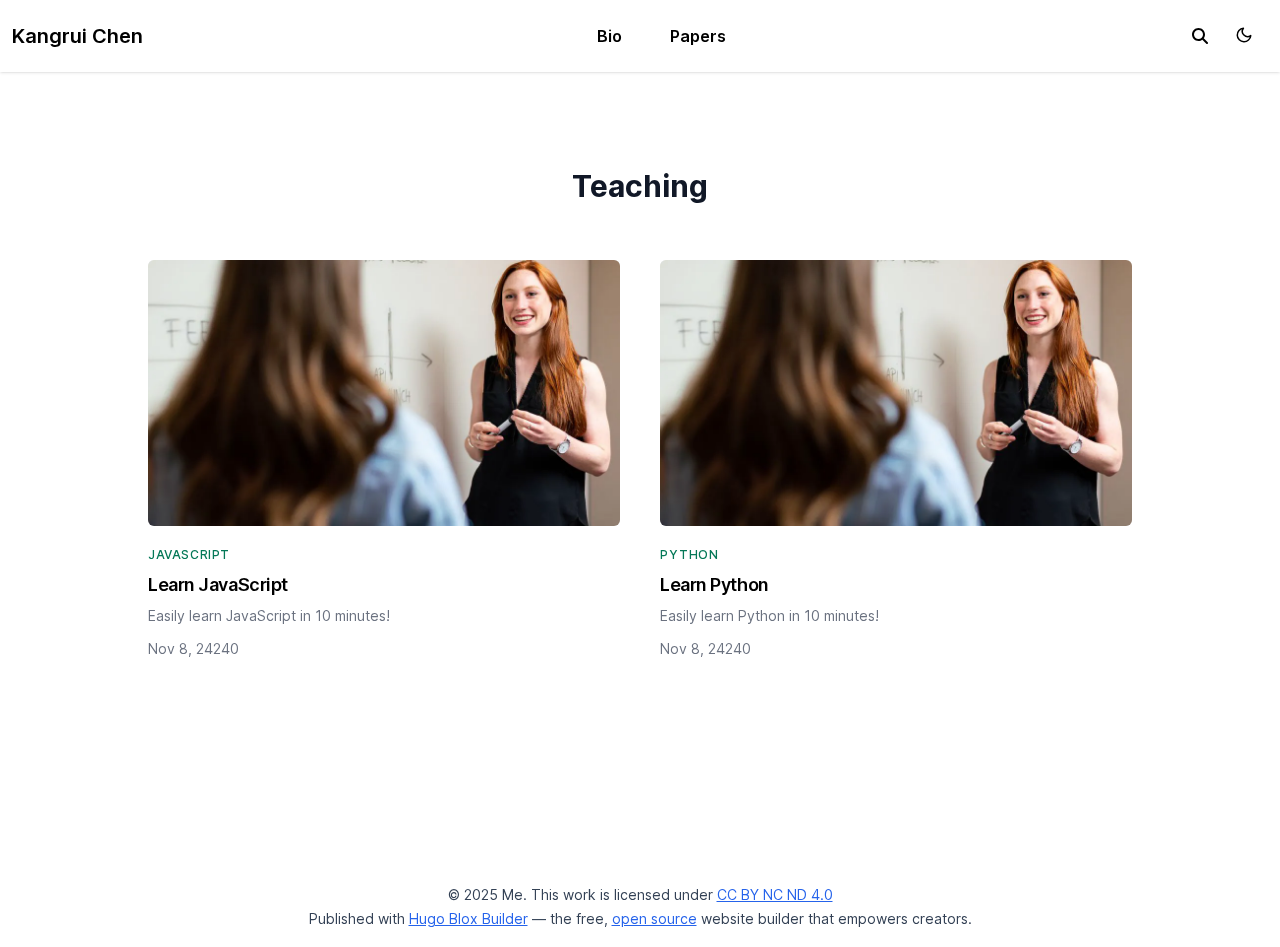
<file: teaching/index.html>
<!doctype html>
<!-- This site was created with Hugo Blox. https://hugoblox.com -->
<!-- Last Published: April 10, 2025 --><html lang="en-us" dir="ltr"
      data-wc-theme-default="system">
  
<head>
  <meta charset="utf-8" />
  <meta name="viewport" content="width=device-width, initial-scale=1" />
  <meta http-equiv="X-UA-Compatible" content="IE=edge" />
  <meta name="generator" content="Hugo Blox Builder 0.3.1" />

  
  












  
  
  
  
  
    
    
    
  
  

  <meta name="author" content="Kangrui Chen" />

  
  
  
    
  
  <meta name="description" content="My courses" />

  
  <link rel="alternate" hreflang="en-us" href="https://artanisax.github.io/teaching/" />

  
  
  
  
    
    <link rel="stylesheet" href="/css/themes/emerald.min.css" />
  

  
  
    
    <link href="/dist/wc.min.css" rel="stylesheet" />
  

  
  
  

  

  <script>
     
    window.hbb = {
       defaultTheme: document.documentElement.dataset.wcThemeDefault,
       setDarkTheme: () => {
        document.documentElement.classList.add("dark");
        document.documentElement.style.colorScheme = "dark";
      },
       setLightTheme: () => {
        document.documentElement.classList.remove("dark");
        document.documentElement.style.colorScheme = "light";
      }
    }

    console.debug(`Default Hugo Blox Builder theme is ${window.hbb.defaultTheme}`);

    if ("wc-color-theme" in localStorage) {
      localStorage.getItem("wc-color-theme") === "dark" ? window.hbb.setDarkTheme() : window.hbb.setLightTheme();
    } else {
      window.hbb.defaultTheme === "dark" ? window.hbb.setDarkTheme() : window.hbb.setLightTheme();
      if (window.hbb.defaultTheme === "system") {
        window.matchMedia("(prefers-color-scheme: dark)").matches ? window.hbb.setDarkTheme() : window.hbb.setLightTheme();
      }
    }
  </script>

  <script>
    
    document.addEventListener('DOMContentLoaded', function () {
      
      let checkboxes = document.querySelectorAll('li input[type=\'checkbox\'][disabled]');
      checkboxes.forEach(e => {
        e.parentElement.parentElement.classList.add('task-list');
      });

      
      const liNodes = document.querySelectorAll('.task-list li');
      liNodes.forEach(nodes => {
        let textNodes = Array.from(nodes.childNodes).filter(node => node.nodeType === 3 && node.textContent.trim().length > 1);
        if (textNodes.length > 0) {
          const span = document.createElement('label');
          textNodes[0].after(span);  
          span.appendChild(nodes.querySelector('input[type=\'checkbox\']'));
          span.appendChild(textNodes[0]);
        }
      });
    });
  </script>

  
  
  




































  
  
    <link rel="alternate" href="/teaching/index.xml" type="application/rss+xml" title="Kangrui Chen" />
  

  
  <link rel="icon" type="image/png" href="/media/icon_hu3247630877640252165.png" />
  <link rel="apple-touch-icon" type="image/png" href="/media/icon_hu4166356570829923896.png" />

  <link rel="canonical" href="https://artanisax.github.io/teaching/" />

  
  
  
  
  
  
  
  
    
    
  
  

  
  
    
    
  
  <meta property="twitter:card" content="summary" />
  
    <meta property="twitter:site" content="@GetResearchDev" />
    <meta property="twitter:creator" content="@GetResearchDev" />
  
  <meta property="og:site_name" content="Kangrui Chen" />
  <meta property="og:url" content="https://artanisax.github.io/teaching/" />
  <meta property="og:title" content="Teaching | Kangrui Chen" />
  <meta property="og:description" content="My courses" /><meta property="og:image" content="https://artanisax.github.io/media/icon_hu7729264130191091259.png" />
    <meta property="twitter:image" content="https://artanisax.github.io/media/icon_hu7729264130191091259.png" /><meta property="og:locale" content="en-us" />
  
    
      <meta property="og:updated_time" content="2023-10-24T00:00:00&#43;00:00" />
    
  

  




  <title>Teaching | Kangrui Chen</title>

  
  
  
  
  
    
    
  
  
  <style>
    @font-face {
      font-family: 'Inter var';
      font-style: normal;
      font-weight: 100 900;
      font-display: swap;
      src: url(/dist/font/Inter.var.woff2) format(woff2);
    }
  </style>

  

  
  


  
  
  
  
  
  
  
  
  
  
  
  
  
  
  
  
  
  
  
  
  
  
  
  
  
  
  
    
      
      
        
        
          
        
          
        
          
        
          
        
          
        
        
        
      
    
  
  
  
  
  
  
  
  
  
  
  
  
  
  
  
  
  
    
      
      
        
        
          
        
          
        
          
        
          
        
          
        
        
        
      
    
      
      
        
        
          
        
          
        
          
        
          
        
          
        
        
        
      
    
      
      
        
        
          
        
          
        
          
        
          
        
          
        
        
        
      
    
      
      
        
        
          
        
          
        
          
        
          
        
          
        
        
        
      
    
  
  
  
  
  
  
    
      
      
        
        
          
        
          
        
          
        
          
        
          
        
        
        
      
    
  
  
    
      
      
        
        
          
        
          
        
          
        
          
        
          
        
        
        
      
    
      
      
        
        
          
        
          
        
          
        
          
        
          
        
        
        
      
    
      
      
    
  







<link type="text/css" rel="stylesheet" href="/dist/pagefind/pagefind-ui.be766eb419317a14ec769d216e9779bfe8f3737c80e780f4ba0dafb57a41a482.css" integrity="sha256-vnZutBkxehTsdp0hbpd5v&#43;jzc3yA54D0ug2vtXpBpII=" />


<script src="/dist/pagefind/pagefind-ui.87693d7c6f2b3b347ce359d0ede762c033419f0a32b22ce508c335a81d841f1b.js" integrity="sha256-h2k9fG8rOzR841nQ7ediwDNBnwoysizlCMM1qB2EHxs="></script>


<script>window.hbb.pagefind = {"baseUrl":"/"};</script>

<style>
  html.dark {
    --pagefind-ui-primary: #eeeeee;
    --pagefind-ui-text: #eeeeee;
    --pagefind-ui-background: #152028;
    --pagefind-ui-border: #152028;
    --pagefind-ui-tag: #152028;
  }
</style>

<script>
  window.addEventListener('DOMContentLoaded', (event) => {
    new PagefindUI({
      element: "#search",
      showSubResults: true,
      baseUrl: window.hbb.pagefind.baseUrl,
      bundlePath: window.hbb.pagefind.baseUrl + "pagefind/",
    });
  });
  document.addEventListener('DOMContentLoaded', () => {
    let element = document.getElementById('search');
    let trigger = document.getElementById('search_toggle');

    if (trigger) {
      trigger.addEventListener('click', () => {
        element.classList.toggle('hidden');
        element.querySelector("input").value = ""
        element.querySelector("input").focus()

        if (!element.classList.contains('hidden')) {
          let clear_trigger = document.querySelector('.pagefind-ui__search-clear');

          if (clear_trigger && !clear_trigger.hasAttribute('listenerOnClick')) {
            clear_trigger.setAttribute('listenerOnClick', 'true');

            clear_trigger.addEventListener('click', () => {
              element.classList.toggle('hidden');
            });
          }
        }

      });
    }
  });
</script>















  
  
  
  
  
  
  
  <script
    defer
    src="/js/hugo-blox-en.min.8c8ea06bd0420f5067e52fa727b9f92303757322ba4431774153d59a9735eadb.js"
    integrity="sha256-jI6ga9BCD1Bn5S&#43;nJ7n5IwN1cyK6RDF3QVPVmpc16ts="
  ></script>

  
  








  
    
      
      <script async defer src="https://buttons.github.io/buttons.js"></script>

      
    
  




</head>

  <body class="dark:bg-hb-dark dark:text-white page-wrapper" id="top">
    <div id="page-bg"></div>
    <div class="page-header sticky top-0 z-30">
      
      
      
        
        
        
          <header id="site-header" class="header">
  <nav class="navbar px-3 flex justify-left">
    <div class="order-0 h-100">
      
      <a class="navbar-brand" href="/" title="Kangrui Chen">
        Kangrui Chen
      </a>
    </div>
    
    <input id="nav-toggle" type="checkbox" class="hidden" />
    <label
      for="nav-toggle"
      class="order-3 cursor-pointer flex items-center lg:hidden text-dark dark:text-white lg:order-1">
      <svg id="show-button" class="h-6 fill-current block" viewBox="0 0 20 20">
        <title>Open Menu</title>
        <path d="M0 3h20v2H0V3z m0 6h20v2H0V9z m0 6h20v2H0V0z"></path>
      </svg>
      <svg id="hide-button" class="h-6 fill-current hidden" viewBox="0 0 20 20">
        <title>Close Menu</title>
        <polygon
          points="11 9 22 9 22 11 11 11 11 22 9 22 9 11 -2 11 -2 9 9 9 9 -2 11 -2"
          transform="rotate(45 10 10)"></polygon>
      </svg>
    </label>
    

    
    
    <ul
      id="nav-menu"
      class="navbar-nav order-3 hidden lg:flex w-full pb-6 lg:order-1 lg:w-auto lg:space-x-2 lg:pb-0 xl:space-x-8 justify-left
      ">
      
      
      
      
      
      
      <li class="nav-item">
        <a
          class="nav-link "
          
          href="/"
        >Bio</a
        >
      </li>
      
      
      
      
      
      
      <li class="nav-item">
        <a
          class="nav-link "
          
          href="/#papers"
        >Papers</a
        >
      </li>
      
      
      
    </ul>

    <div class="order-1 ml-auto flex items-center md:order-2 lg:ml-0">

      
      
      
      <button
        aria-label="search"
        class="text-black hover:text-primary  inline-block px-3 text-xl dark:text-white"
        id="search_toggle">
        <svg xmlns="http://www.w3.org/2000/svg" height="16" width="16" viewBox="0 0 512 512" fill="currentColor"><path d="M416 208c0 45.9-14.9 88.3-40 122.7L502.6 457.4c12.5 12.5 12.5 32.8 0 45.3s-32.8 12.5-45.3 0L330.7 376c-34.4 25.2-76.8 40-122.7 40C93.1 416 0 322.9 0 208S93.1 0 208 0S416 93.1 416 208zM208 352a144 144 0 1 0 0-288 144 144 0 1 0 0 288z"/></svg>
      </button>
      

      
      
      <div class="px-3 text-black hover:text-primary-700 dark:text-white dark:hover:text-primary-300
            [&.active]:font-bold [&.active]:text-black/90 dark:[&.active]:text-white">
        <button class="theme-toggle mt-1" accesskey="t" title="appearance">
          <svg id="moon" xmlns="http://www.w3.org/2000/svg" width="24" height="18" viewBox="0 0 24 24"
               fill="none" stroke="currentColor" stroke-width="2" stroke-linecap="round"
               stroke-linejoin="round" class="dark:hidden">
            <path d="M21 12.79A9 9 0 1 1 11.21 3 7 7 0 0 0 21 12.79z"></path>
          </svg>
          <svg id="sun" xmlns="http://www.w3.org/2000/svg" width="24" height="18" viewBox="0 0 24 24"
               fill="none" stroke="currentColor" stroke-width="2" stroke-linecap="round"
               stroke-linejoin="round" class=" dark:block [&:not(dark)]:hidden">
            <circle cx="12" cy="12" r="5"></circle>
            <line x1="12" y1="1" x2="12" y2="3"></line>
            <line x1="12" y1="21" x2="12" y2="23"></line>
            <line x1="4.22" y1="4.22" x2="5.64" y2="5.64"></line>
            <line x1="18.36" y1="18.36" x2="19.78" y2="19.78"></line>
            <line x1="1" y1="12" x2="3" y2="12"></line>
            <line x1="21" y1="12" x2="23" y2="12"></line>
            <line x1="4.22" y1="19.78" x2="5.64" y2="18.36"></line>
            <line x1="18.36" y1="5.64" x2="19.78" y2="4.22"></line>
          </svg>
        </button>
      </div>
      

      
      

      
      
    </div>
  </nav>
</header>


<div id="search" class="hidden p-3"></div>


        
      
    </div>
    <div class="page-body ">
      

  
  
    








  

  

  

  

  






























  





























<section id="teaching" class="relative hbb-section blox-collection  "  >
 <div class="home-section-bg " >
   
 </div>
  

  

    











  









  
  
  
  
  






















  





<div class="flex flex-col items-center max-w-prose mx-auto gap-3 justify-center px-6 md:px-0">

  <div class="mb-6 text-3xl font-bold text-gray-900 dark:text-white">
    Teaching
  </div>

  
</div>


<div class="flex flex-col items-center px-6">

  
  


<div class="container px-8 mx-auto xl:px-5 py-5 lg:py-8 max-w-screen-lg ">
  <div class="grid gap-10 md:grid-cols-2 lg:gap-10">


  
    









<div class="group cursor-pointer">

  
  
  
    
  
  
  <div class="overflow-hidden rounded-md bg-gray-100 transition-all hover:scale-105 dark:bg-gray-800">

    <a
      class="relative block aspect-video"
      href="/teaching/js/" >

      <img alt="Learn JavaScript"
           class="object-fill transition-all"
           data-nimg="fill"
           decoding="async"
           fetchpriority="high" height="540" loading="lazy" src="/teaching/js/featured_hu18415161497312726918.webp"
           style="position: absolute; height: 100%; width: 100%; inset: 0px; color: transparent;"
           width="960"></a>
  </div>
  
  <div class="">
    <div class="">
      <div class="flex gap-3">
        
        <a href="/tags/javascript/"><span
          class="inline-block text-xs font-medium tracking-wider uppercase mt-5 text-primary-700 dark:text-primary-300">JavaScript</span></a>
        
      </div>
      
      <h2 class="text-lg font-semibold leading-snug tracking-tight mt-2 dark:text-white"><a
        href="/teaching/js/" ><span
        class="bg-gradient-to-r from-primary-200 to-primary-100 bg-[length:0px_10px] bg-left-bottom bg-no-repeat transition-[background-size] duration-500 hover:bg-[length:100%_3px] group-hover:bg-[length:100%_10px] dark:from-primary-800 dark:to-primary-900">Learn JavaScript
          </span></a>
      </h2>
      
      <div class="grow"><p class="mt-2 line-clamp-3 text-sm text-gray-500 dark:text-gray-400"><a
        href="/teaching/js/" >
        Easily learn JavaScript in 10 minutes!</a></p>
      </div>
      <div class="flex-none">
        <div class="mt-3 flex items-center space-x-3 text-gray-500 dark:text-gray-400 cursor-default">
          
          
          <time class="truncate text-sm" datetime="2023-10-24">Nov 8, 24240</time>
        </div>
      </div>

    </div>
  </div>
</div>

  
    









<div class="group cursor-pointer">

  
  
  
    
  
  
  <div class="overflow-hidden rounded-md bg-gray-100 transition-all hover:scale-105 dark:bg-gray-800">

    <a
      class="relative block aspect-video"
      href="/teaching/python/" >

      <img alt="Learn Python"
           class="object-fill transition-all"
           data-nimg="fill"
           decoding="async"
           fetchpriority="high" height="540" loading="lazy" src="/teaching/python/featured_hu18415161497312726918.webp"
           style="position: absolute; height: 100%; width: 100%; inset: 0px; color: transparent;"
           width="960"></a>
  </div>
  
  <div class="">
    <div class="">
      <div class="flex gap-3">
        
        <a href="/tags/python/"><span
          class="inline-block text-xs font-medium tracking-wider uppercase mt-5 text-primary-700 dark:text-primary-300">Python</span></a>
        
      </div>
      
      <h2 class="text-lg font-semibold leading-snug tracking-tight mt-2 dark:text-white"><a
        href="/teaching/python/" ><span
        class="bg-gradient-to-r from-primary-200 to-primary-100 bg-[length:0px_10px] bg-left-bottom bg-no-repeat transition-[background-size] duration-500 hover:bg-[length:100%_3px] group-hover:bg-[length:100%_10px] dark:from-primary-800 dark:to-primary-900">Learn Python
          </span></a>
      </h2>
      
      <div class="grow"><p class="mt-2 line-clamp-3 text-sm text-gray-500 dark:text-gray-400"><a
        href="/teaching/python/" >
        Easily learn Python in 10 minutes!</a></p>
      </div>
      <div class="flex-none">
        <div class="mt-3 flex items-center space-x-3 text-gray-500 dark:text-gray-400 cursor-default">
          
          
          <time class="truncate text-sm" datetime="2023-10-24">Nov 8, 24240</time>
        </div>
      </div>

    </div>
  </div>
</div>

  

    </div>
</div>


</div>






  

  
</section>

  


    </div>
    <div class="page-footer">
      <footer class="container mx-auto flex flex-col justify-items-center text-sm leading-6 mt-24 mb-4 text-slate-700 dark:text-slate-200">

  












  
  
  
  
  














  
  
  

  
  
    
  
  
    
  

  

  
  <p class="powered-by text-center">
    © 2025 Me. This work is licensed under <a href="https://creativecommons.org/licenses/by-nc-nd/4.0" rel="noopener noreferrer" target="_blank">CC BY NC ND 4.0</a>
  </p>
  

  <p class="powered-by footer-license-icons">
    <a href="https://creativecommons.org/licenses/by-nc-nd/4.0" rel="noopener noreferrer" target="_blank" aria-label="Creative Commons">
      <i class="fab fa-creative-commons fa-2x" aria-hidden="true"></i>
      <i class="fab fa-creative-commons-by fa-2x" aria-hidden="true"></i>
      
        <i class="fab fa-creative-commons-nc fa-2x" aria-hidden="true"></i>
      
      
        <i class="fab fa-creative-commons-nd fa-2x" aria-hidden="true"></i>
      
    </a>
  </p>





  <p class="powered-by text-center">
    
    
    
      
      
      
      
      
      
      Published with <a href="https://hugoblox.com/?utm_campaign=poweredby" target="_blank" rel="noopener">Hugo Blox Builder</a> — the free, <a href="https://github.com/HugoBlox/hugo-blox-builder" target="_blank" rel="noopener">open source</a> website builder that empowers creators.
    
  </p>

</footer>

    </div>

    
    











  </body>
</html>
</file>
<file: dist/pagefind/pagefind-ui.be766eb419317a14ec769d216e9779bfe8f3737c80e780f4ba0dafb57a41a482.css>
.pagefind-ui__result.svelte-j9e30.svelte-j9e30{list-style-type:none;display:flex;align-items:flex-start;gap:min(calc(40px * var(--pagefind-ui-scale)),3%);padding:calc(30px * var(--pagefind-ui-scale)) 0 calc(40px * var(--pagefind-ui-scale));border-top:solid var(--pagefind-ui-border-width) var(--pagefind-ui-border)}.pagefind-ui__result.svelte-j9e30.svelte-j9e30:last-of-type{border-bottom:solid var(--pagefind-ui-border-width) var(--pagefind-ui-border)}.pagefind-ui__result-thumb.svelte-j9e30.svelte-j9e30{width:min(30%,calc((30% - (100px * var(--pagefind-ui-scale))) * 100000));max-width:calc(120px * var(--pagefind-ui-scale));margin-top:calc(10px * var(--pagefind-ui-scale));aspect-ratio:var(--pagefind-ui-image-box-ratio);position:relative}.pagefind-ui__result-image.svelte-j9e30.svelte-j9e30{display:block;position:absolute;left:50%;transform:translate(-50%);font-size:0;width:auto;height:auto;max-width:100%;max-height:100%;border-radius:var(--pagefind-ui-image-border-radius)}.pagefind-ui__result-inner.svelte-j9e30.svelte-j9e30{flex:1;display:flex;flex-direction:column;align-items:flex-start;margin-top:calc(10px * var(--pagefind-ui-scale))}.pagefind-ui__result-title.svelte-j9e30.svelte-j9e30{display:inline-block;font-weight:700;font-size:calc(21px * var(--pagefind-ui-scale));margin-top:0;margin-bottom:0}.pagefind-ui__result-title.svelte-j9e30 .pagefind-ui__result-link.svelte-j9e30{color:var(--pagefind-ui-text);text-decoration:none}.pagefind-ui__result-title.svelte-j9e30 .pagefind-ui__result-link.svelte-j9e30:hover{text-decoration:underline}.pagefind-ui__result-excerpt.svelte-j9e30.svelte-j9e30{display:inline-block;font-weight:400;font-size:calc(16px * var(--pagefind-ui-scale));margin-top:calc(4px * var(--pagefind-ui-scale));margin-bottom:0;min-width:calc(250px * var(--pagefind-ui-scale))}.pagefind-ui__loading.svelte-j9e30.svelte-j9e30{color:var(--pagefind-ui-text);background-color:var(--pagefind-ui-text);border-radius:var(--pagefind-ui-border-radius);opacity:.1;pointer-events:none}.pagefind-ui__result-tags.svelte-j9e30.svelte-j9e30{list-style-type:none;padding:0;display:flex;gap:calc(20px * var(--pagefind-ui-scale));flex-wrap:wrap;margin-top:calc(20px * var(--pagefind-ui-scale))}.pagefind-ui__result-tag.svelte-j9e30.svelte-j9e30{padding:calc(4px * var(--pagefind-ui-scale)) calc(8px * var(--pagefind-ui-scale));font-size:calc(14px * var(--pagefind-ui-scale));border-radius:var(--pagefind-ui-border-radius);background-color:var(--pagefind-ui-tag)}.pagefind-ui__result.svelte-4xnkmf.svelte-4xnkmf{list-style-type:none;display:flex;align-items:flex-start;gap:min(calc(40px * var(--pagefind-ui-scale)),3%);padding:calc(30px * var(--pagefind-ui-scale)) 0 calc(40px * var(--pagefind-ui-scale));border-top:solid var(--pagefind-ui-border-width) var(--pagefind-ui-border)}.pagefind-ui__result.svelte-4xnkmf.svelte-4xnkmf:last-of-type{border-bottom:solid var(--pagefind-ui-border-width) var(--pagefind-ui-border)}.pagefind-ui__result-nested.svelte-4xnkmf.svelte-4xnkmf{display:flex;flex-direction:column;padding-left:calc(20px * var(--pagefind-ui-scale))}.pagefind-ui__result-nested.svelte-4xnkmf.svelte-4xnkmf:first-of-type{padding-top:calc(10px * var(--pagefind-ui-scale))}.pagefind-ui__result-nested.svelte-4xnkmf .pagefind-ui__result-link.svelte-4xnkmf{font-size:.9em;position:relative}.pagefind-ui__result-nested.svelte-4xnkmf .pagefind-ui__result-link.svelte-4xnkmf:before{content:"\2937  ";position:absolute;top:0;right:calc(100% + .1em)}.pagefind-ui__result-thumb.svelte-4xnkmf.svelte-4xnkmf{width:min(30%,calc((30% - (100px * var(--pagefind-ui-scale))) * 100000));max-width:calc(120px * var(--pagefind-ui-scale));margin-top:calc(10px * var(--pagefind-ui-scale));aspect-ratio:var(--pagefind-ui-image-box-ratio);position:relative}.pagefind-ui__result-image.svelte-4xnkmf.svelte-4xnkmf{display:block;position:absolute;left:50%;transform:translate(-50%);font-size:0;width:auto;height:auto;max-width:100%;max-height:100%;border-radius:var(--pagefind-ui-image-border-radius)}.pagefind-ui__result-inner.svelte-4xnkmf.svelte-4xnkmf{flex:1;display:flex;flex-direction:column;align-items:flex-start;margin-top:calc(10px * var(--pagefind-ui-scale))}.pagefind-ui__result-title.svelte-4xnkmf.svelte-4xnkmf{display:inline-block;font-weight:700;font-size:calc(21px * var(--pagefind-ui-scale));margin-top:0;margin-bottom:0}.pagefind-ui__result-title.svelte-4xnkmf .pagefind-ui__result-link.svelte-4xnkmf{color:var(--pagefind-ui-text);text-decoration:none}.pagefind-ui__result-title.svelte-4xnkmf .pagefind-ui__result-link.svelte-4xnkmf:hover{text-decoration:underline}.pagefind-ui__result-excerpt.svelte-4xnkmf.svelte-4xnkmf{display:inline-block;font-weight:400;font-size:calc(16px * var(--pagefind-ui-scale));margin-top:calc(4px * var(--pagefind-ui-scale));margin-bottom:0;min-width:calc(250px * var(--pagefind-ui-scale))}.pagefind-ui__loading.svelte-4xnkmf.svelte-4xnkmf{color:var(--pagefind-ui-text);background-color:var(--pagefind-ui-text);border-radius:var(--pagefind-ui-border-radius);opacity:.1;pointer-events:none}.pagefind-ui__result-tags.svelte-4xnkmf.svelte-4xnkmf{list-style-type:none;padding:0;display:flex;gap:calc(20px * var(--pagefind-ui-scale));flex-wrap:wrap;margin-top:calc(20px * var(--pagefind-ui-scale))}.pagefind-ui__result-tag.svelte-4xnkmf.svelte-4xnkmf{padding:calc(4px * var(--pagefind-ui-scale)) calc(8px * var(--pagefind-ui-scale));font-size:calc(14px * var(--pagefind-ui-scale));border-radius:var(--pagefind-ui-border-radius);background-color:var(--pagefind-ui-tag)}legend.svelte-1v2r7ls.svelte-1v2r7ls{position:absolute;clip:rect(0 0 0 0)}.pagefind-ui__filter-panel.svelte-1v2r7ls.svelte-1v2r7ls{min-width:min(calc(260px * var(--pagefind-ui-scale)),100%);flex:1;display:flex;flex-direction:column;margin-top:calc(20px * var(--pagefind-ui-scale))}.pagefind-ui__filter-group.svelte-1v2r7ls.svelte-1v2r7ls{border:0;padding:0}.pagefind-ui__filter-block.svelte-1v2r7ls.svelte-1v2r7ls{padding:0;display:block;border-bottom:solid calc(2px * var(--pagefind-ui-scale)) var(--pagefind-ui-border);padding:calc(20px * var(--pagefind-ui-scale)) 0}.pagefind-ui__filter-name.svelte-1v2r7ls.svelte-1v2r7ls{font-size:calc(16px * var(--pagefind-ui-scale));position:relative;display:flex;align-items:center;list-style:none;font-weight:700;cursor:pointer;height:calc(24px * var(--pagefind-ui-scale))}.pagefind-ui__filter-name.svelte-1v2r7ls.svelte-1v2r7ls::-webkit-details-marker{display:none}.pagefind-ui__filter-name.svelte-1v2r7ls.svelte-1v2r7ls:after{position:absolute;content:"";right:calc(6px * var(--pagefind-ui-scale));top:50%;width:calc(8px * var(--pagefind-ui-scale));height:calc(8px * var(--pagefind-ui-scale));border:solid calc(2px * var(--pagefind-ui-scale)) currentColor;border-right:0;border-top:0;transform:translateY(-70%) rotate(-45deg)}.pagefind-ui__filter-block[open].svelte-1v2r7ls .pagefind-ui__filter-name.svelte-1v2r7ls:after{transform:translateY(-70%) rotate(-225deg)}.pagefind-ui__filter-group.svelte-1v2r7ls.svelte-1v2r7ls{display:flex;flex-direction:column;gap:calc(20px * var(--pagefind-ui-scale));padding-top:calc(30px * var(--pagefind-ui-scale))}.pagefind-ui__filter-value.svelte-1v2r7ls.svelte-1v2r7ls{position:relative;display:flex;align-items:center;gap:calc(8px * var(--pagefind-ui-scale))}.pagefind-ui__filter-value.svelte-1v2r7ls.svelte-1v2r7ls:before{position:absolute;content:"";top:50%;left:calc(8px * var(--pagefind-ui-scale));width:0px;height:0px;border:solid 1px #fff;opacity:0;transform:translate(calc(4.5px * var(--pagefind-ui-scale) * -1),calc(.8px * var(--pagefind-ui-scale))) skew(-5deg) rotate(-45deg);transform-origin:top left;border-top:0;border-right:0;pointer-events:none}.pagefind-ui__filter-value.pagefind-ui__filter-value--checked.svelte-1v2r7ls.svelte-1v2r7ls:before{opacity:1;width:calc(9px * var(--pagefind-ui-scale));height:calc(4px * var(--pagefind-ui-scale));transition:width .1s ease-out .1s,height .1s ease-in}.pagefind-ui__filter-checkbox.svelte-1v2r7ls.svelte-1v2r7ls{margin:0;width:calc(16px * var(--pagefind-ui-scale));height:calc(16px * var(--pagefind-ui-scale));border:solid 1px var(--pagefind-ui-border);appearance:none;-webkit-appearance:none;border-radius:calc(var(--pagefind-ui-border-radius) / 2);background-color:var(--pagefind-ui-background);cursor:pointer}.pagefind-ui__filter-checkbox.svelte-1v2r7ls.svelte-1v2r7ls:checked{background-color:var(--pagefind-ui-primary);border:solid 1px var(--pagefind-ui-primary)}.pagefind-ui__filter-label.svelte-1v2r7ls.svelte-1v2r7ls{cursor:pointer;font-size:calc(16px * var(--pagefind-ui-scale));font-weight:400}.pagefind-ui--reset *:where(:not(html,iframe,canvas,img,svg,video):not(svg *,symbol *)){all:unset;display:revert;outline:revert}.pagefind-ui--reset *,.pagefind-ui--reset *:before,.pagefind-ui--reset *:after{box-sizing:border-box}.pagefind-ui--reset a,.pagefind-ui--reset button{cursor:revert}.pagefind-ui--reset ol,.pagefind-ui--reset ul,.pagefind-ui--reset menu{list-style:none}.pagefind-ui--reset img{max-width:100%}.pagefind-ui--reset table{border-collapse:collapse}.pagefind-ui--reset input,.pagefind-ui--reset textarea{-webkit-user-select:auto}.pagefind-ui--reset textarea{white-space:revert}.pagefind-ui--reset meter{-webkit-appearance:revert;appearance:revert}.pagefind-ui--reset ::placeholder{color:unset}.pagefind-ui--reset :where([hidden]){display:none}.pagefind-ui--reset :where([contenteditable]:not([contenteditable="false"])){-moz-user-modify:read-write;-webkit-user-modify:read-write;overflow-wrap:break-word;-webkit-line-break:after-white-space;-webkit-user-select:auto}.pagefind-ui--reset :where([draggable="true"]){-webkit-user-drag:element}.pagefind-ui--reset mark{all:revert}:root{--pagefind-ui-scale:.8;--pagefind-ui-primary:#393939;--pagefind-ui-text:#393939;--pagefind-ui-background:#ffffff;--pagefind-ui-border:#eeeeee;--pagefind-ui-tag:#eeeeee;--pagefind-ui-border-width:2px;--pagefind-ui-border-radius:8px;--pagefind-ui-image-border-radius:8px;--pagefind-ui-image-box-ratio:3 / 2;--pagefind-ui-font:system, -apple-system, "BlinkMacSystemFont", ".SFNSText-Regular", "San Francisco", "Roboto", "Segoe UI", "Helvetica Neue", "Lucida Grande", "Ubuntu", "arial", sans-serif}.pagefind-ui.svelte-1d60ae3{width:100%;color:var(--pagefind-ui-text);font-family:var(--pagefind-ui-font)}.pagefind-ui__hidden.svelte-1d60ae3{display:none!important}.pagefind-ui__suppressed.svelte-1d60ae3{opacity:0;pointer-events:none}.pagefind-ui__form.svelte-1d60ae3{position:relative}.pagefind-ui__form.svelte-1d60ae3:before{background-color:var(--pagefind-ui-text);width:calc(18px * var(--pagefind-ui-scale));height:calc(18px * var(--pagefind-ui-scale));top:calc(23px * var(--pagefind-ui-scale));left:calc(20px * var(--pagefind-ui-scale));content:"";position:absolute;display:block;opacity:.7;-webkit-mask-image:url("data:image/svg+xml,%3Csvg width='18' height='18' viewBox='0 0 18 18' fill='none' xmlns='http://www.w3.org/2000/svg'%3E%3Cpath d='M12.7549 11.255H11.9649L11.6849 10.985C12.6649 9.845 13.2549 8.365 13.2549 6.755C13.2549 3.165 10.3449 0.255005 6.75488 0.255005C3.16488 0.255005 0.254883 3.165 0.254883 6.755C0.254883 10.345 3.16488 13.255 6.75488 13.255C8.36488 13.255 9.84488 12.665 10.9849 11.685L11.2549 11.965V12.755L16.2549 17.745L17.7449 16.255L12.7549 11.255ZM6.75488 11.255C4.26488 11.255 2.25488 9.245 2.25488 6.755C2.25488 4.26501 4.26488 2.255 6.75488 2.255C9.24488 2.255 11.2549 4.26501 11.2549 6.755C11.2549 9.245 9.24488 11.255 6.75488 11.255Z' fill='%23000000'/%3E%3C/svg%3E%0A");mask-image:url("data:image/svg+xml,%3Csvg width='18' height='18' viewBox='0 0 18 18' fill='none' xmlns='http://www.w3.org/2000/svg'%3E%3Cpath d='M12.7549 11.255H11.9649L11.6849 10.985C12.6649 9.845 13.2549 8.365 13.2549 6.755C13.2549 3.165 10.3449 0.255005 6.75488 0.255005C3.16488 0.255005 0.254883 3.165 0.254883 6.755C0.254883 10.345 3.16488 13.255 6.75488 13.255C8.36488 13.255 9.84488 12.665 10.9849 11.685L11.2549 11.965V12.755L16.2549 17.745L17.7449 16.255L12.7549 11.255ZM6.75488 11.255C4.26488 11.255 2.25488 9.245 2.25488 6.755C2.25488 4.26501 4.26488 2.255 6.75488 2.255C9.24488 2.255 11.2549 4.26501 11.2549 6.755C11.2549 9.245 9.24488 11.255 6.75488 11.255Z' fill='%23000000'/%3E%3C/svg%3E%0A");-webkit-mask-size:100%;mask-size:100%;z-index:9;pointer-events:none}.pagefind-ui__search-input.svelte-1d60ae3{height:calc(64px * var(--pagefind-ui-scale));padding:0 calc(70px * var(--pagefind-ui-scale)) 0 calc(54px * var(--pagefind-ui-scale));background-color:var(--pagefind-ui-background);border:var(--pagefind-ui-border-width) solid var(--pagefind-ui-border);border-radius:var(--pagefind-ui-border-radius);font-size:calc(21px * var(--pagefind-ui-scale));position:relative;appearance:none;-webkit-appearance:none;display:flex;width:100%;box-sizing:border-box;font-weight:700}.pagefind-ui__search-input.svelte-1d60ae3::placeholder{opacity:.2}.pagefind-ui__search-clear.svelte-1d60ae3{position:absolute;top:calc(3px * var(--pagefind-ui-scale));right:calc(3px * var(--pagefind-ui-scale));height:calc(58px * var(--pagefind-ui-scale));padding:0 calc(15px * var(--pagefind-ui-scale)) 0 calc(2px * var(--pagefind-ui-scale));color:var(--pagefind-ui-text);font-size:calc(14px * var(--pagefind-ui-scale));cursor:pointer;background-color:var(--pagefind-ui-background);border-radius:var(--pagefind-ui-border-radius)}.pagefind-ui__drawer.svelte-1d60ae3{gap:calc(60px * var(--pagefind-ui-scale));display:flex;flex-direction:row;flex-wrap:wrap}.pagefind-ui__results-area.svelte-1d60ae3{min-width:min(calc(400px * var(--pagefind-ui-scale)),100%);flex:1000;margin-top:calc(20px * var(--pagefind-ui-scale))}.pagefind-ui__results.svelte-1d60ae3{padding:0}.pagefind-ui__message.svelte-1d60ae3{box-sizing:content-box;font-size:calc(16px * var(--pagefind-ui-scale));height:calc(24px * var(--pagefind-ui-scale));padding:calc(20px * var(--pagefind-ui-scale)) 0;display:flex;align-items:center;font-weight:700;margin-top:0}.pagefind-ui__button.svelte-1d60ae3{margin-top:calc(40px * var(--pagefind-ui-scale));border:var(--pagefind-ui-border-width) solid var(--pagefind-ui-border);border-radius:var(--pagefind-ui-border-radius);height:calc(48px * var(--pagefind-ui-scale));padding:0 calc(12px * var(--pagefind-ui-scale));font-size:calc(16px * var(--pagefind-ui-scale));color:var(--pagefind-ui-primary);background:var(--pagefind-ui-background);width:100%;text-align:center;font-weight:700;cursor:pointer}.pagefind-ui__button.svelte-1d60ae3:hover{border-color:var(--pagefind-ui-primary);color:var(--pagefind-ui-primary);background:var(--pagefind-ui-background)}
</file>
<file: css/themes/emerald.min.css>
:root{--color-primary-50:236 253 245;--color-primary-100:209 250 229;--color-primary-200:167 243 208;--color-primary-300:110 231 183;--color-primary-400:52 211 153;--color-primary-500:16 185 129;--color-primary-600:5 150 105;--color-primary-700:4 120 87;--color-primary-800:6 95 70;--color-primary-900:6 78 59;--color-primary-950:2 44 34}
</file>
